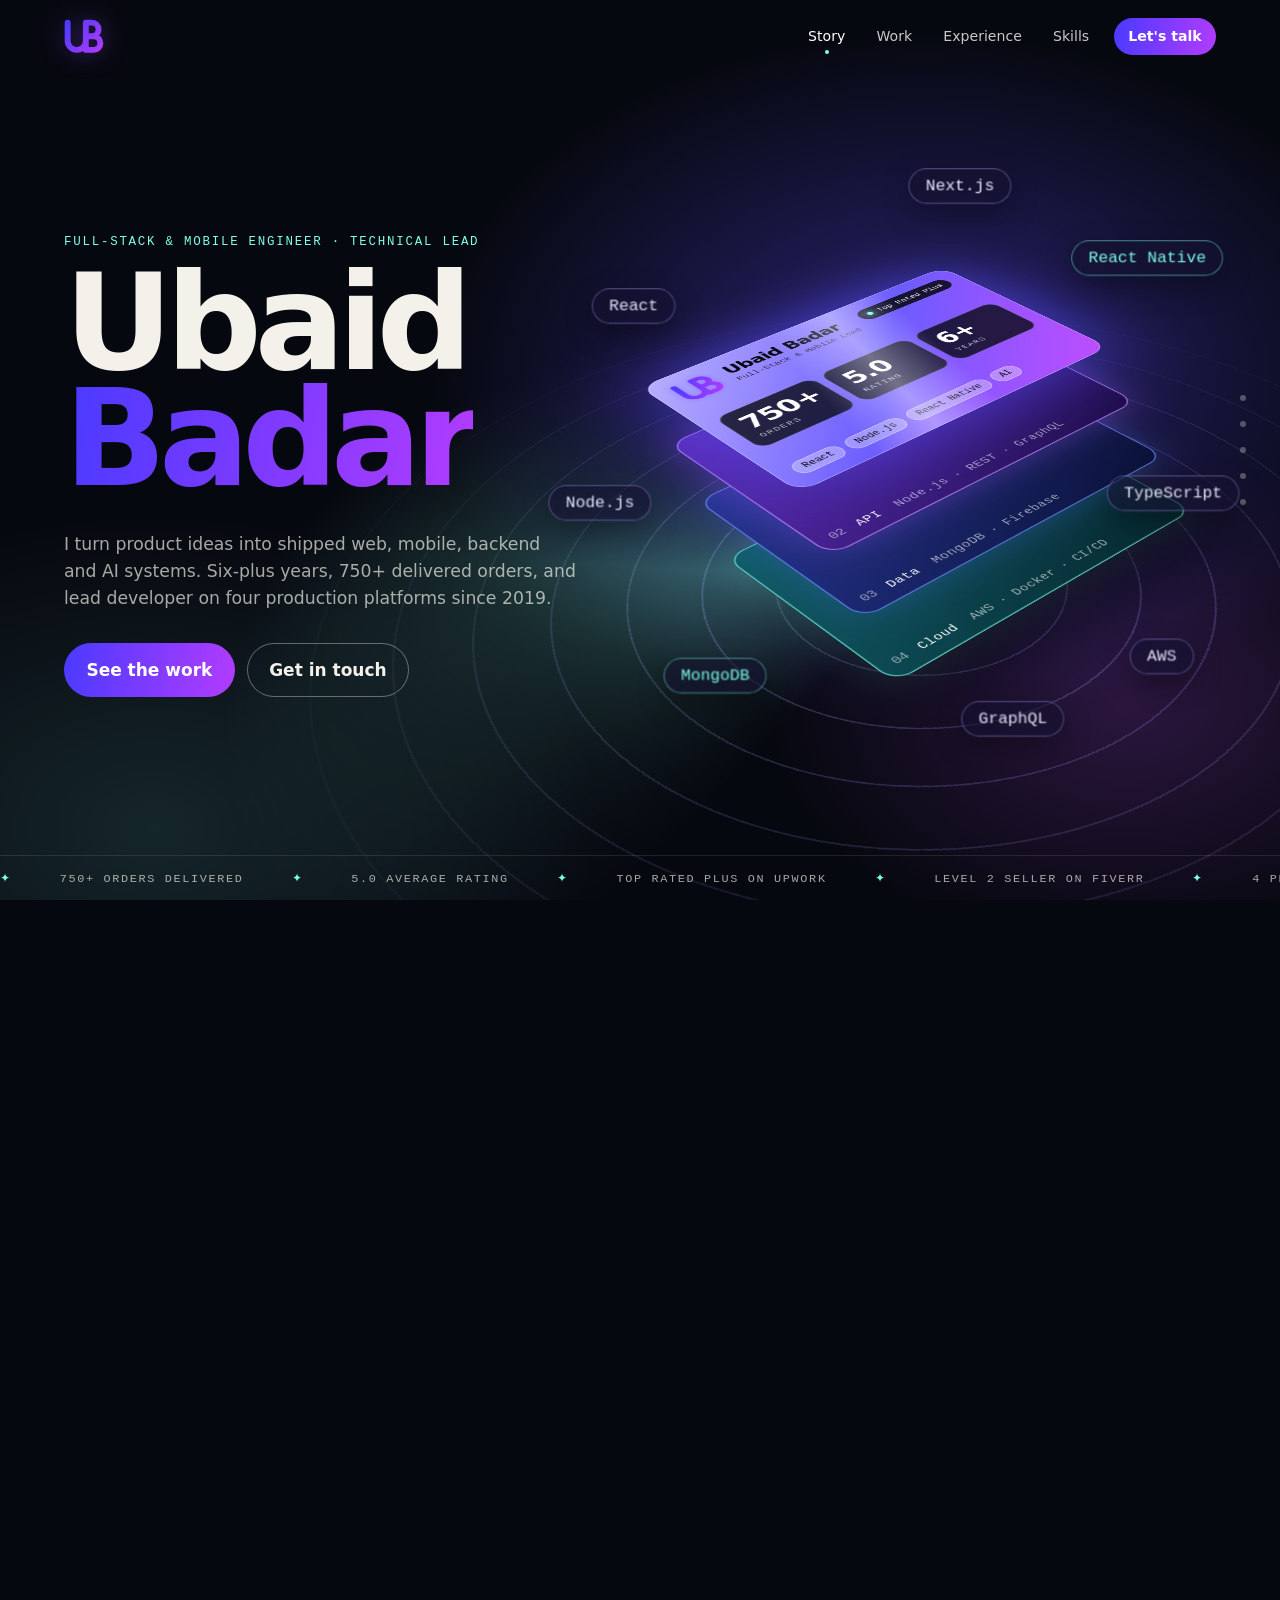
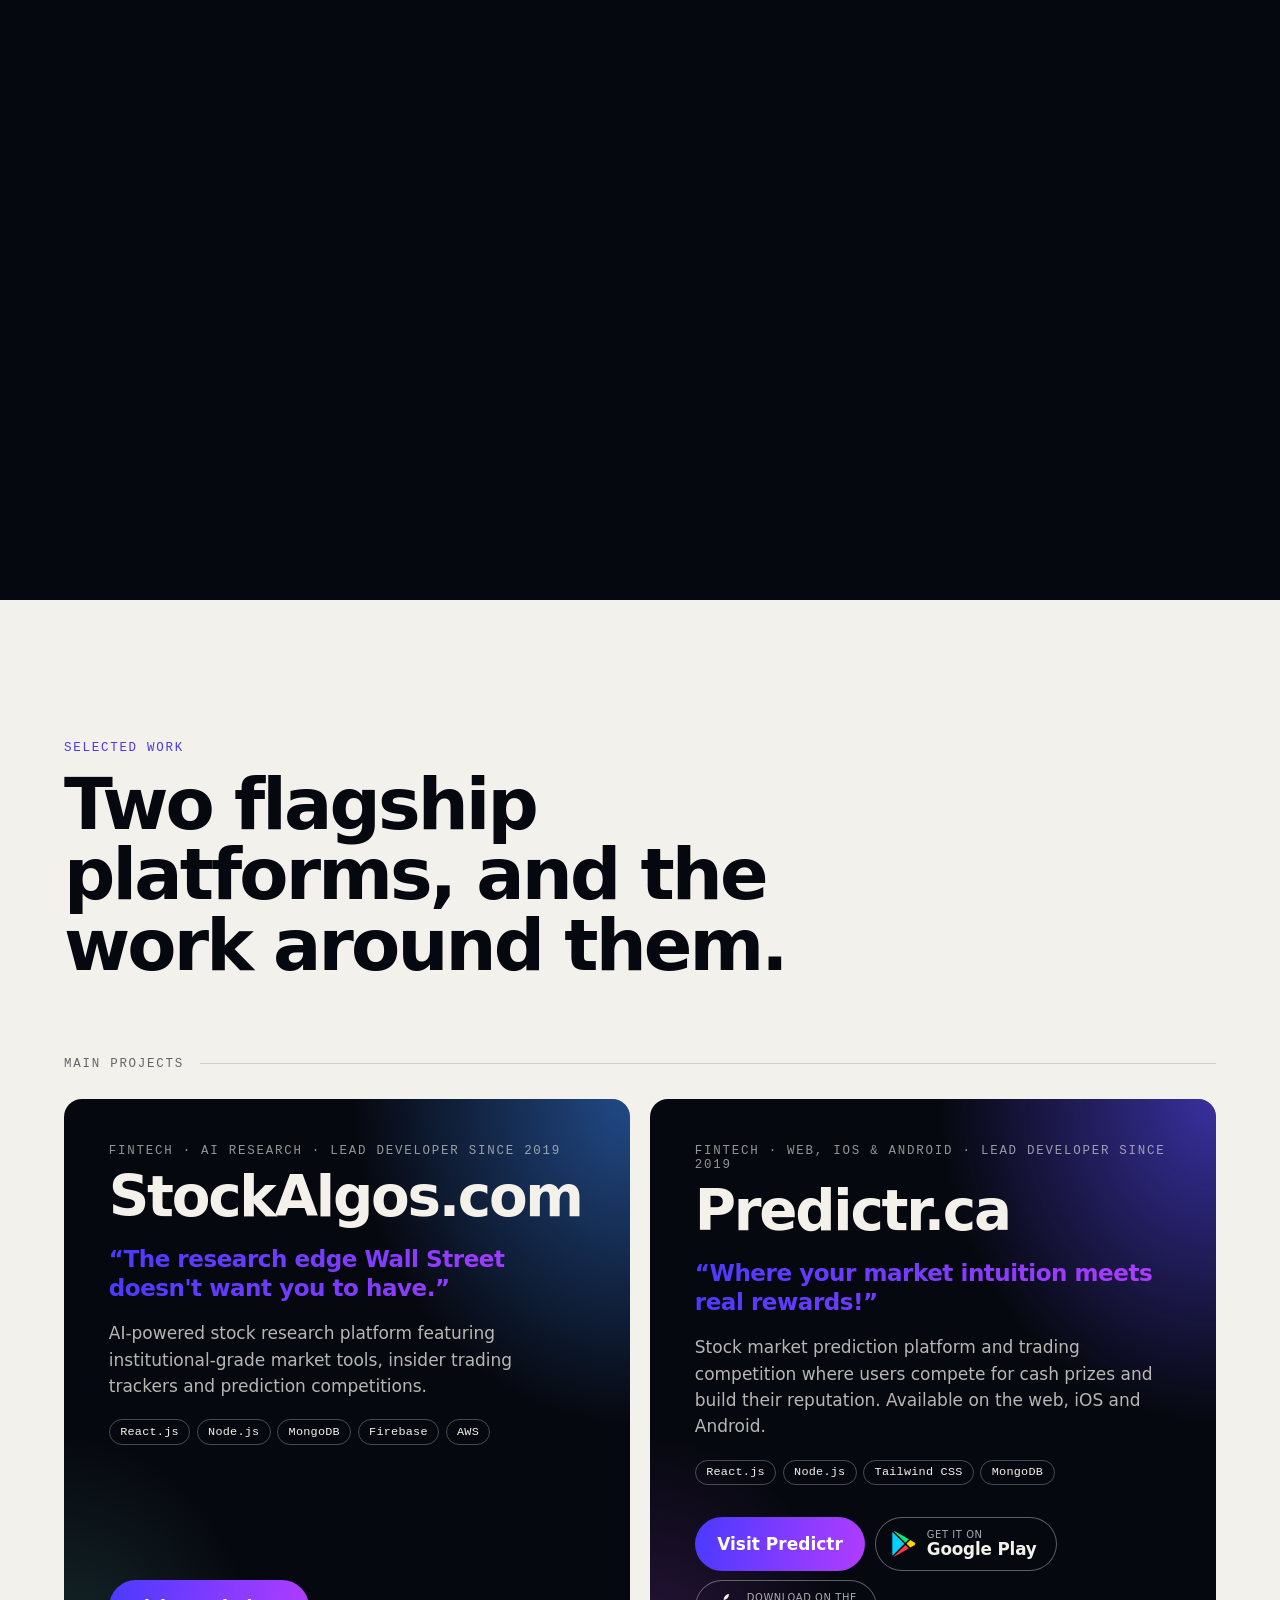
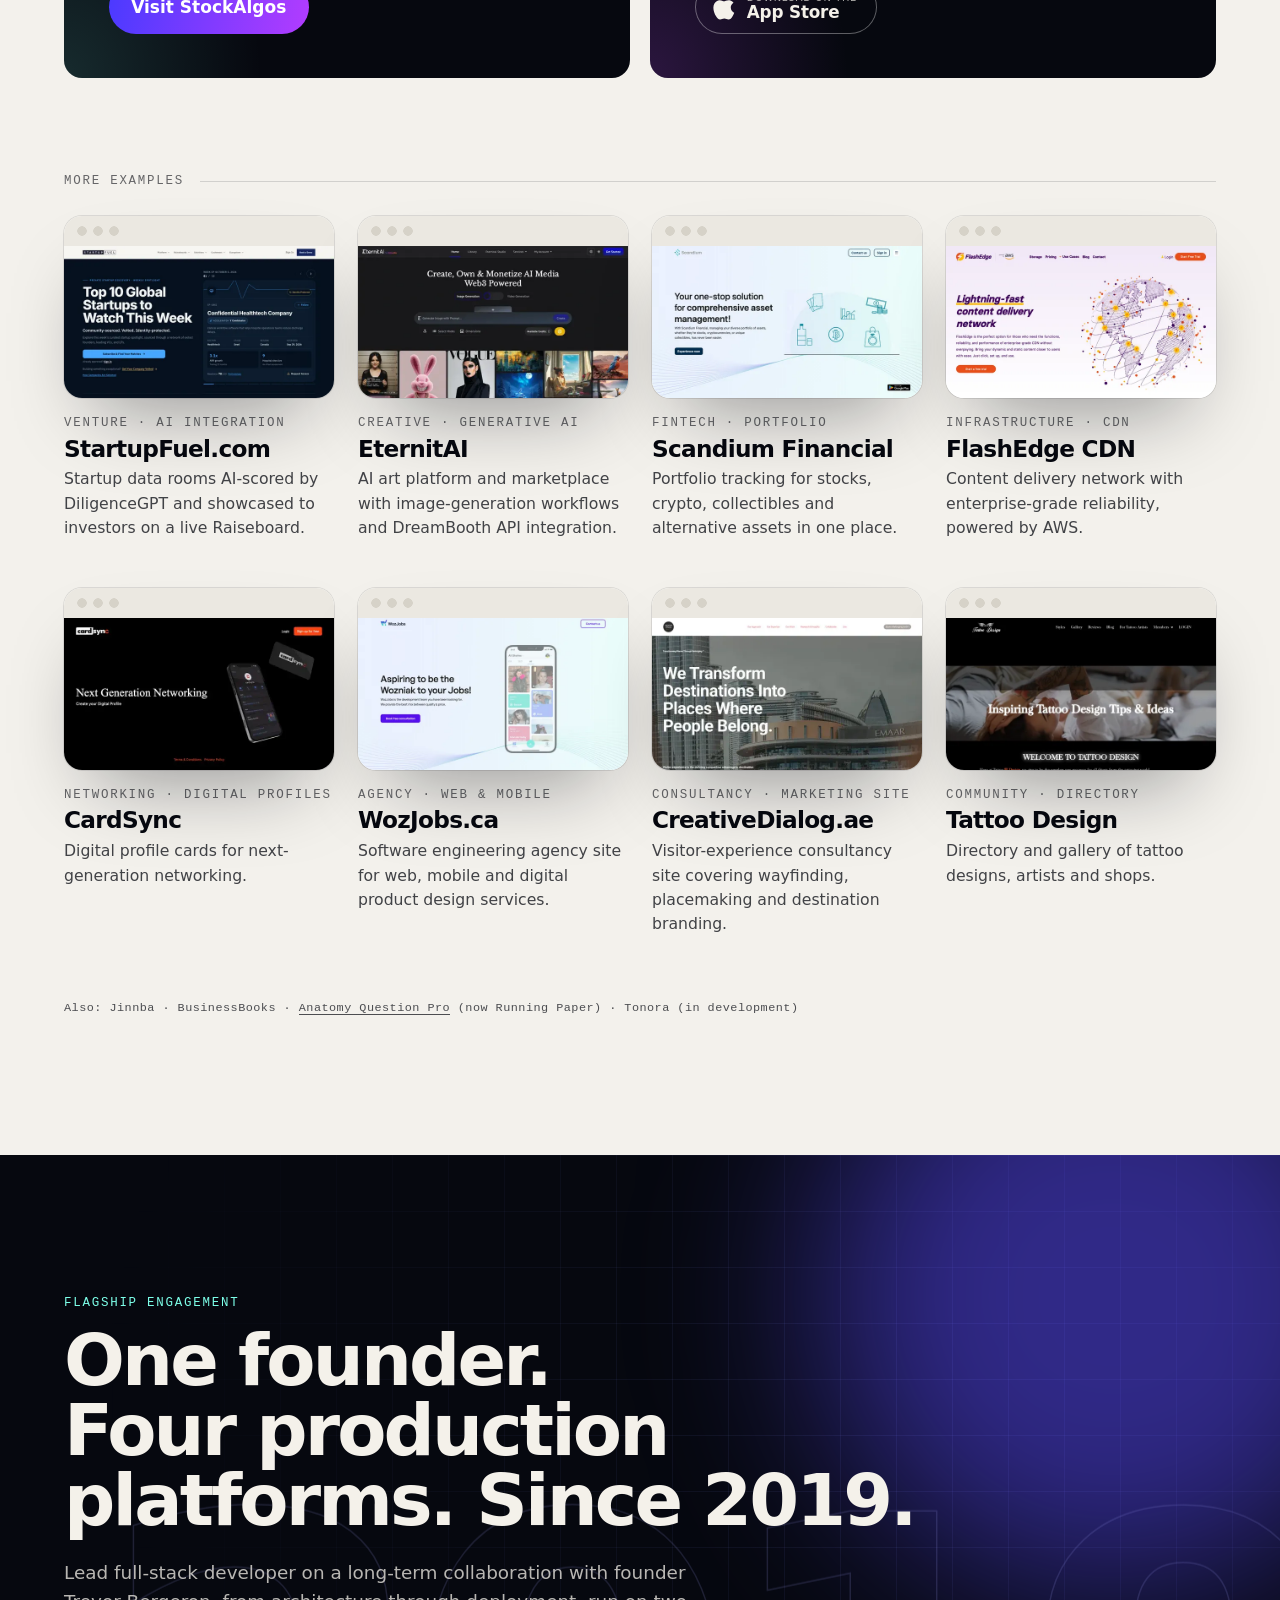
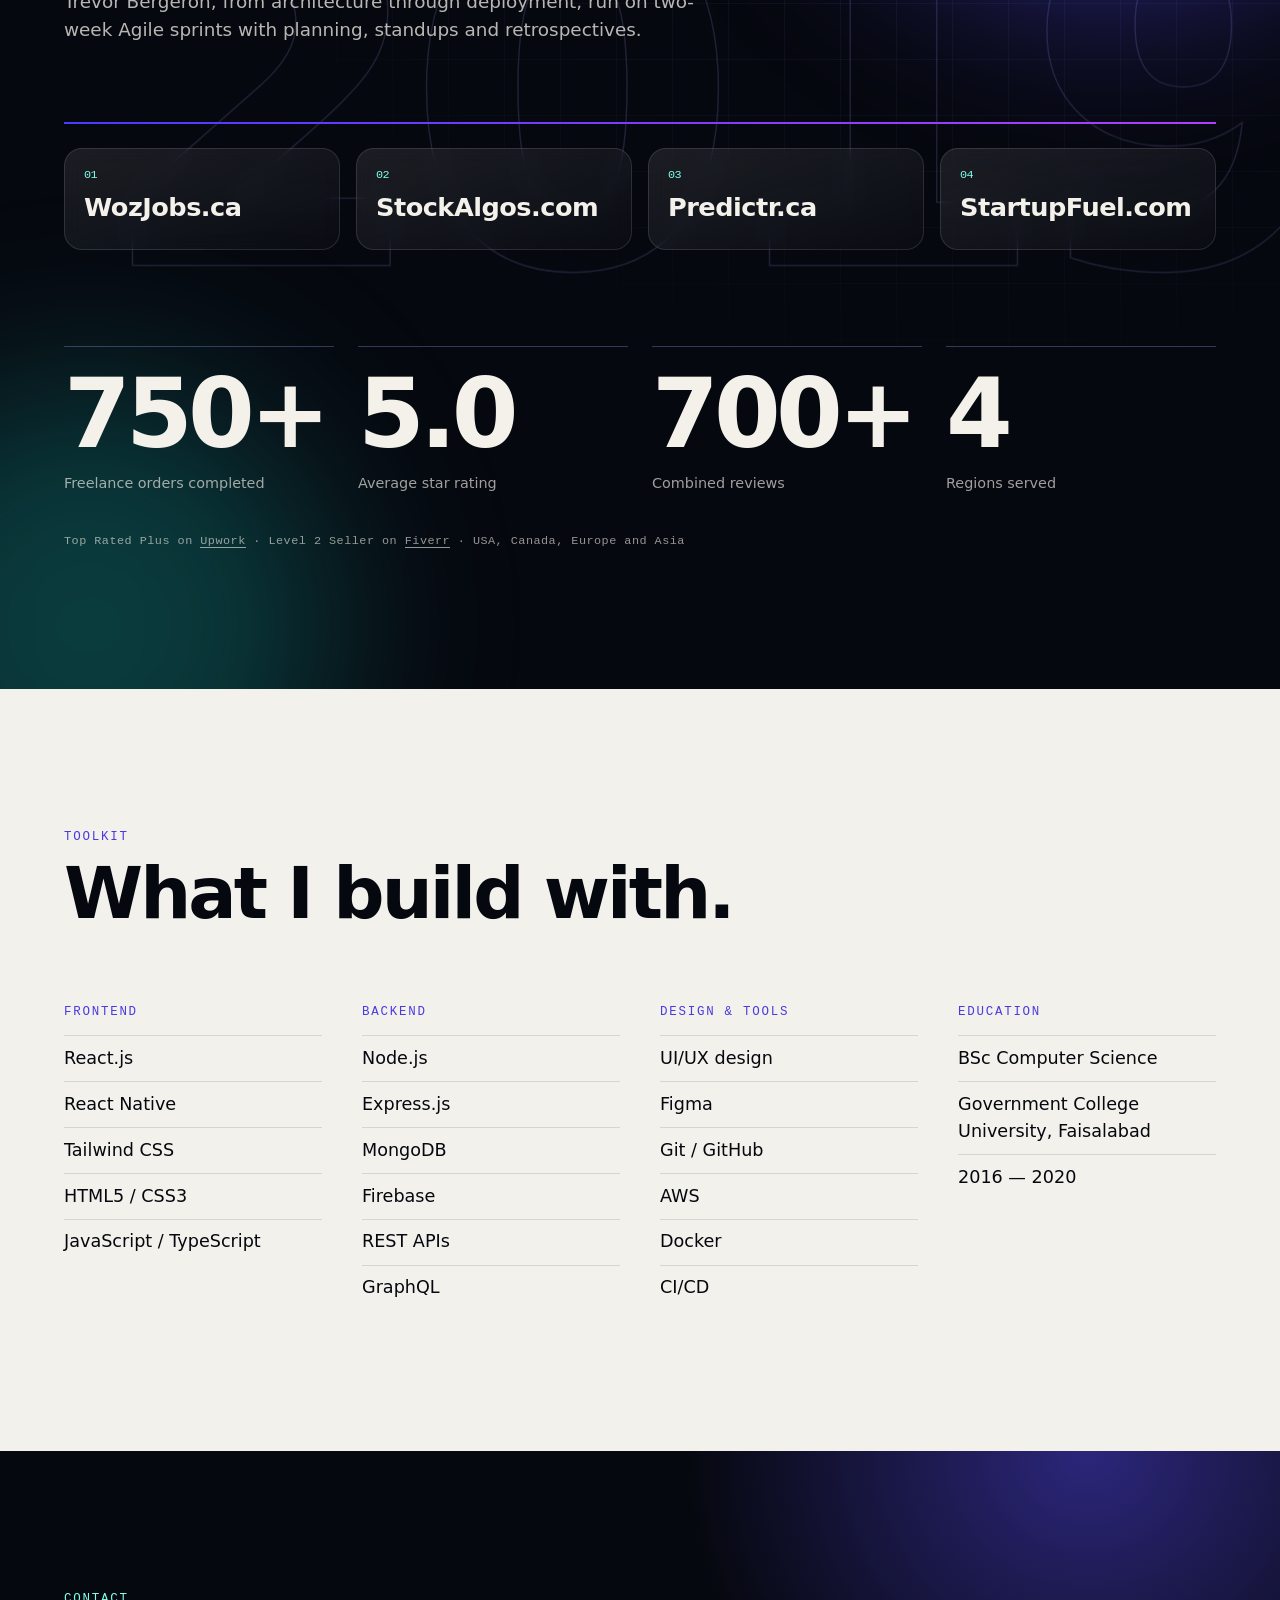
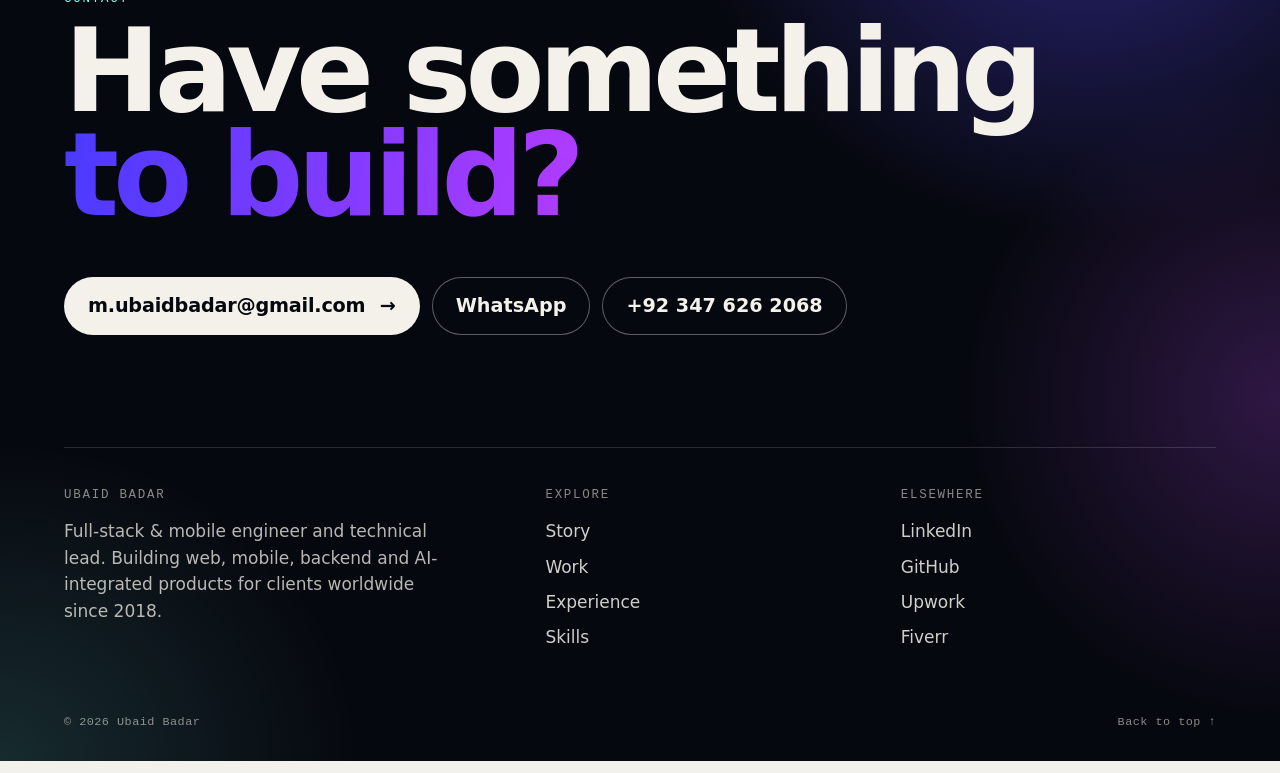
<file: index.html>
<!doctype html>
<html lang="en">
<head>
  <meta charset="utf-8">
  <meta name="viewport" content="width=device-width, initial-scale=1">
  <title>Ubaid Badar — Full-Stack &amp; Mobile Developer | React, Node.js, React Native</title>
  <meta name="description" content="Ubaid Badar is a freelance full-stack and mobile developer and technical lead with 6+ years building React, Node.js and React Native products, including StockAlgos and Predictr, for clients in fintech, healthcare and creative industries.">
  <meta name="theme-color" content="#06080f">
  <meta name="robots" content="index, follow, max-image-preview:large">
  <meta name="author" content="Ubaid Badar">
  <meta property="og:title" content="Ubaid Badar — Full-Stack &amp; Mobile Developer">
  <meta property="og:description" content="6+ years, 750+ delivered orders, lead developer on four production platforms since 2019.">
  <meta property="og:type" content="profile">
  <meta property="og:site_name" content="Ubaid Badar">
  <meta property="og:locale" content="en_US">
  <meta property="profile:first_name" content="Ubaid">
  <meta property="profile:last_name" content="Badar">
  <!-- site-url:start (rewritten by scripts/set-site-url.mjs) -->
  <link rel="canonical" href="https://u-portfolio.web.app/">
  <meta property="og:url" content="https://u-portfolio.web.app/">
  <meta property="og:image" content="https://u-portfolio.web.app/assets/og.jpg">
  <meta property="og:image:width" content="1200">
  <meta property="og:image:height" content="630">
  <meta property="og:image:alt" content="Ubaid Badar — full-stack and mobile engineer, technical lead">
  <meta name="twitter:card" content="summary_large_image">
  <meta name="twitter:title" content="Ubaid Badar — Full-Stack &amp; Mobile Developer">
  <meta name="twitter:description" content="6+ years, 750+ delivered orders, lead developer on four production platforms since 2019.">
  <meta name="twitter:image" content="https://u-portfolio.web.app/assets/og.jpg">
  <!-- site-url:end -->
  <!-- ?v= forces browsers to drop a cached (or cached-as-missing) icon; bump it when the icon changes -->
  <link rel="icon" href="favicon.ico?v=5" sizes="32x32">
  <link rel="icon" href="assets/favicon.svg?v=5" type="image/svg+xml">
  <link rel="apple-touch-icon" href="assets/apple-touch-icon.png">
  <script type="application/ld+json" id="ld-profile">
  {
    "@context": "https://schema.org",
    "@type": "ProfilePage",
    "name": "Ubaid Badar — Full-Stack & Mobile Developer",
    "inLanguage": "en",
    "mainEntity": {
      "@type": "Person",
      "name": "Ubaid Badar",
      "givenName": "Ubaid",
      "familyName": "Badar",
      "jobTitle": "Full-Stack & Mobile Developer, Technical Lead",
      "description": "Freelance full-stack and mobile developer and technical lead building web, mobile, backend and AI-integrated products since 2018.",
      "email": "mailto:m.ubaidbadar@gmail.com",
      "sameAs": [
        "https://linkedin.com/in/ubaidbadar",
        "https://github.com/ubaidbadar",
        "https://www.upwork.com/freelancers/~019cc877390ea625e9",
        "https://www.fiverr.com/ubaidbadar333"
      ],
      "knowsAbout": [
        "React.js",
        "React Native",
        "Next.js",
        "Node.js",
        "Express.js",
        "TypeScript",
        "JavaScript",
        "MongoDB",
        "Firebase",
        "REST APIs",
        "GraphQL",
        "Tailwind CSS",
        "AWS",
        "Docker",
        "CI/CD",
        "UI/UX design"
      ],
      "alumniOf": {
        "@type": "CollegeOrUniversity",
        "name": "Government College University, Faisalabad"
      },
      "hasOccupation": {
        "@type": "Occupation",
        "name": "Software Developer",
        "skills": "Full-stack web development, mobile app development, backend APIs, AI integration"
      },
      "@id": "https://u-portfolio.web.app/#person",
      "url": "https://u-portfolio.web.app/",
      "image": "https://u-portfolio.web.app/assets/og.jpg"
    },
    "@id": "https://u-portfolio.web.app/#profile",
    "url": "https://u-portfolio.web.app/"
  }
  </script>
  <link rel="stylesheet" href="styles.css">
  <!-- All project screenshots are fetched up front so nothing pops in while scrolling. -->
  <link rel="preload" as="image" type="image/webp" fetchpriority="low" href="assets/shots/startupfuel-640.webp" imagesrcset="assets/shots/startupfuel-640.webp 640w, assets/shots/startupfuel-960.webp 960w, assets/shots/startupfuel-1280.webp 1280w" imagesizes="(min-width: 1200px) 22vw, (min-width: 640px) 45vw, 92vw">
  <link rel="preload" as="image" type="image/webp" fetchpriority="low" href="assets/shots/eternitai-640.webp" imagesrcset="assets/shots/eternitai-640.webp 640w, assets/shots/eternitai-960.webp 960w, assets/shots/eternitai-1280.webp 1280w" imagesizes="(min-width: 1200px) 22vw, (min-width: 640px) 45vw, 92vw">
  <link rel="preload" as="image" type="image/webp" fetchpriority="low" href="assets/shots/scandium-640.webp" imagesrcset="assets/shots/scandium-640.webp 640w, assets/shots/scandium-960.webp 960w, assets/shots/scandium-1280.webp 1280w" imagesizes="(min-width: 1200px) 22vw, (min-width: 640px) 45vw, 92vw">
  <link rel="preload" as="image" type="image/webp" fetchpriority="low" href="assets/shots/flashedgecdn-640.webp" imagesrcset="assets/shots/flashedgecdn-640.webp 640w, assets/shots/flashedgecdn-960.webp 960w, assets/shots/flashedgecdn-1280.webp 1280w" imagesizes="(min-width: 1200px) 22vw, (min-width: 640px) 45vw, 92vw">
  <link rel="preload" as="image" type="image/webp" fetchpriority="low" href="assets/shots/cardsync-640.webp" imagesrcset="assets/shots/cardsync-640.webp 640w, assets/shots/cardsync-960.webp 960w, assets/shots/cardsync-1280.webp 1280w" imagesizes="(min-width: 1200px) 22vw, (min-width: 640px) 45vw, 92vw">
  <link rel="preload" as="image" type="image/webp" fetchpriority="low" href="assets/shots/wozjobs-640.webp" imagesrcset="assets/shots/wozjobs-640.webp 640w, assets/shots/wozjobs-960.webp 960w, assets/shots/wozjobs-1280.webp 1280w" imagesizes="(min-width: 1200px) 22vw, (min-width: 640px) 45vw, 92vw">
  <link rel="preload" as="image" type="image/webp" fetchpriority="low" href="assets/shots/creativedialog-640.webp" imagesrcset="assets/shots/creativedialog-640.webp 640w, assets/shots/creativedialog-960.webp 960w, assets/shots/creativedialog-1280.webp 1280w" imagesizes="(min-width: 1200px) 22vw, (min-width: 640px) 45vw, 92vw">
  <link rel="preload" as="image" type="image/webp" fetchpriority="low" href="assets/shots/tattoodesign-640.webp" imagesrcset="assets/shots/tattoodesign-640.webp 640w, assets/shots/tattoodesign-960.webp 960w, assets/shots/tattoodesign-1280.webp 1280w" imagesizes="(min-width: 1200px) 22vw, (min-width: 640px) 45vw, 92vw">
  <link rel="preload" as="script" href="main.js">
  <script>
    // Pick the layout before first paint so the page does not re-flow when main.js arrives.
    (function (d) {
      d.classList.add('js');
      var forced = new URLSearchParams(location.search).get('motion') === 'on';
      if (forced || !matchMedia('(prefers-reduced-motion: reduce)').matches) d.classList.add('motion');
    })(document.documentElement);
  </script>
  <script src="main.js" defer></script>
</head>
<body>
  <a class="skip" href="#work">Skip to work</a>

  <header class="nav">
    <a class="nav-mark" href="#top" aria-label="Ubaid Badar, back to top">
      <svg viewBox="11 11 44 38" aria-hidden="true">
        <defs><linearGradient id="nav-face" x1="12" y1="14" x2="54" y2="48" gradientUnits="userSpaceOnUse"><stop offset="0" stop-color="#4a3aff"/><stop offset="1" stop-color="#b23cff"/></linearGradient></defs>
        <path d="M15 15v20a10 10 0 0 0 20 0V15v30M35 15h6.5a7.5 7.5 0 0 1 0 15H35h8.5a7.5 7.5 0 0 1 0 15H35" stroke="url(#nav-face)"/>
      </svg>
    </a>
    <nav aria-label="Primary">
      <a href="#ch-1">Story</a>
      <a href="#work">Work</a>
      <a href="#engagement">Experience</a>
      <a href="#skills">Skills</a>
      <a class="nav-cta" href="#contact">Let's talk</a>
    </nav>
  </header>

  <main id="top">
    <div class="nav-sentinel" aria-hidden="true"></div>
    <!-- ============ Signature scroll story ============ -->
    <section class="story" id="story" aria-label="Introduction and engineering story">
      <div class="stage">
        <div class="bgs" aria-hidden="true">
          <div class="bg bg-a"></div>
          <div class="bg bg-b"></div>
          <div class="bg bg-c"></div>
          <div class="bg bg-d"></div>
          <div class="bg bg-e"></div>
        </div>

        <!-- Decorative: every fact shown here is repeated as text in the chapters below. -->
        <div class="scene" aria-hidden="true">
          <div class="scene-fit">
            <div class="tilt">
              <div class="floor"></div>
              <svg class="links" viewBox="-500 -360 1000 720">
                <g class="link-set">
                  <path pathLength="1" d="M0 0 C-160 0 -130 -205 -300 -205"/>
                  <path pathLength="1" d="M0 0 C160 0 130 -205 300 -205"/>
                  <path pathLength="1" d="M0 0 C-160 0 -130 205 -300 205"/>
                  <path pathLength="1" d="M0 0 C160 0 130 205 300 205"/>
                </g>
                <g class="flow-set">
                  <path pathLength="1" d="M0 0 C-160 0 -130 -205 -300 -205"/>
                  <path pathLength="1" d="M0 0 C160 0 130 -205 300 -205"/>
                  <path pathLength="1" d="M0 0 C-160 0 -130 205 -300 205"/>
                  <path pathLength="1" d="M0 0 C160 0 130 205 300 205"/>
                </g>
              </svg>
              <div class="hub"><span>API</span></div>
              <span class="chip chip-1">REST</span>
              <span class="chip chip-2">GraphQL</span>
              <span class="chip chip-3">Firebase</span>
              <span class="chip chip-4">Payments</span>

              <div class="slab" data-i="0">
                <div class="face f-solid"><p class="edge"><b>04</b> Cloud <i>AWS · Docker · CI/CD</i></p></div>
                <div class="face f-wire"><small>Layer 04</small><b>Cloud</b><i>AWS · Docker · CI/CD</i></div>
                <div class="face f-built b-ai">
                  <svg viewBox="0 0 48 48"><circle cx="24" cy="24" r="6"/><path d="M24 4v8M24 36v8M4 24h8M36 24h8M10 10l6 6M32 32l6 6M38 10l-6 6M16 32l-6 6"/></svg>
                  <b>AI</b><i>LLM APIs · image pipelines</i>
                </div>
                <div class="face f-shot"><img src="assets/shots/eternitai-640.webp" srcset="assets/shots/eternitai-640.webp 640w, assets/shots/eternitai-960.webp 960w, assets/shots/eternitai-1280.webp 1280w" sizes="(min-width: 1200px) 22vw, (min-width: 640px) 45vw, 92vw" width="640" height="360" alt="" fetchpriority="low" decoding="async"><span>EternitAI.com</span></div>
              </div>
              <div class="slab" data-i="1">
                <div class="face f-solid"><p class="edge"><b>03</b> Data <i>MongoDB · Firebase</i></p></div>
                <div class="face f-wire"><small>Layer 03</small><b>Data</b><i>MongoDB · Firebase</i></div>
                <div class="face f-built b-back">
                  <svg viewBox="0 0 48 48"><rect x="7" y="7" width="34" height="13" rx="3"/><rect x="7" y="28" width="34" height="13" rx="3"/><path d="M13 13.5h4M13 34.5h4"/></svg>
                  <b>Backend</b><i>Node.js · Express · MongoDB</i>
                </div>
                <div class="face f-shot"><img src="assets/shots/creativedialog-640.webp" srcset="assets/shots/creativedialog-640.webp 640w, assets/shots/creativedialog-960.webp 960w, assets/shots/creativedialog-1280.webp 1280w" sizes="(min-width: 1200px) 22vw, (min-width: 640px) 45vw, 92vw" width="640" height="360" alt="" fetchpriority="low" decoding="async"><span>CreativeDialog.ae</span></div>
              </div>
              <div class="slab" data-i="2">
                <div class="face f-solid"><p class="edge"><b>02</b> API <i>Node.js · REST · GraphQL</i></p></div>
                <div class="face f-wire"><small>Layer 02</small><b>API</b><i>Node.js · REST · GraphQL</i></div>
                <div class="face f-built b-mob">
                  <svg viewBox="0 0 48 48"><rect x="14" y="4" width="20" height="40" rx="5"/><path d="M21 9h6"/></svg>
                  <b>Mobile</b><i>React Native · iOS · Android</i>
                </div>
                <div class="face f-shot"><img src="assets/shots/wozjobs-640.webp" srcset="assets/shots/wozjobs-640.webp 640w, assets/shots/wozjobs-960.webp 960w, assets/shots/wozjobs-1280.webp 1280w" sizes="(min-width: 1200px) 22vw, (min-width: 640px) 45vw, 92vw" width="640" height="360" alt="" fetchpriority="low" decoding="async"><span>WozJobs.ca</span></div>
              </div>
              <div class="slab" data-i="3">
                <div class="face f-solid f-top">
                  <div class="id-head">
                    <span class="id-mark"><img src="assets/logo.svg" alt=""></span>
                    <p><b>Ubaid Badar</b><i>Full-Stack &amp; Mobile Lead</i></p>
                    <span class="id-badge">Top Rated Plus</span>
                  </div>
                  <div class="id-stats">
                    <p><b>750+</b><i>Orders</i></p>
                    <p><b>5.0</b><i>Rating</i></p>
                    <p><b>6+</b><i>Years</i></p>
                  </div>
                  <p class="id-foot"><span>React</span><span>Node.js</span><span>React Native</span><span>AI</span></p>
                </div>
                <div class="face f-wire"><small>Layer 01</small><b>Interface</b><i>React · Next.js · React Native</i></div>
                <div class="face f-built b-web">
                  <svg viewBox="0 0 48 48"><rect x="4" y="8" width="40" height="32" rx="5"/><path d="M4 17h40M10 12.5h2M15 12.5h2"/></svg>
                  <b>Web</b><i>React · Next.js · Tailwind CSS</i>
                </div>
                <div class="face f-shot"><img src="assets/shots/startupfuel-640.webp" srcset="assets/shots/startupfuel-640.webp 640w, assets/shots/startupfuel-960.webp 960w, assets/shots/startupfuel-1280.webp 1280w" sizes="(min-width: 1200px) 22vw, (min-width: 640px) 45vw, 92vw" width="640" height="360" alt="" fetchpriority="low" decoding="async"><span>StartupFuel.com</span></div>
              </div>
            </div>
            <div class="orbs">
              <div class="orb" data-x="-300" data-y="-150"><span>React</span></div>
              <div class="orb" data-x="40" data-y="-275"><span>Next.js</span></div>
              <div class="orb" data-x="235" data-y="-200"><span>React Native</span></div>
              <div class="orb" data-x="-335" data-y="55"><span>Node.js</span></div>
              <div class="orb" data-x="262" data-y="45"><span>TypeScript</span></div>
              <div class="orb" data-x="-215" data-y="235"><span>MongoDB</span></div>
              <div class="orb" data-x="95" data-y="280"><span>GraphQL</span></div>
              <div class="orb" data-x="250" data-y="215"><span>AWS</span></div>
            </div>
          </div>
        </div>

        <div class="hero">
          <p class="eyebrow">Full-stack &amp; mobile engineer · Technical lead</p>
          <h1><span class="h1-a">Ubaid</span> <span class="h1-b">Badar</span></h1>
          <p class="hero-lede">I turn product ideas into shipped web, mobile, backend and AI systems. Six-plus years, 750+ delivered orders, and lead developer on four production platforms since 2019.</p>
          <p class="hero-cta">
            <a class="btn" href="#work">See the work</a>
            <a class="btn btn-ghost" href="#contact">Get in touch</a>
          </p>
        </div>

        <!-- Decorative repeat of facts stated in chapter 01 and the experience section. -->
        <div class="ticker" aria-hidden="true"><ul><li>750+ orders delivered</li><li>5.0 average rating</li><li>Top Rated Plus on Upwork</li><li>Level 2 Seller on Fiverr</li><li>4 production platforms since 2019</li><li>USA · Canada · Europe · Asia</li></ul></div>

        <ol class="rail" aria-label="Story chapters">
          <li><a href="#ch-1" aria-label="Chapter 1: Identity"></a></li>
          <li><a href="#ch-2" aria-label="Chapter 2: Architecture"></a></li>
          <li><a href="#ch-3" aria-label="Chapter 3: Build"></a></li>
          <li><a href="#ch-4" aria-label="Chapter 4: Connect"></a></li>
          <li><a href="#ch-5" aria-label="Chapter 5: Evidence"></a></li>
        </ol>
      </div>

      <div class="steps">
        <div class="spacer" aria-hidden="true"></div>

        <article class="step" id="ch-1">
          <div class="step-in">
            <p class="num">01 — Identity</p>
            <h2>One engineer, the whole stack.</h2>
            <p>Senior freelance developer since 2018. Top Rated Plus on Upwork and a Level 2 Seller on Fiverr, with a 5.0-star average across 700+ combined reviews.</p>
            <ul class="facts">
              <li><b>6+</b> years</li>
              <li><b>750+</b> orders</li>
              <li><b>5.0</b> rating</li>
            </ul>
          </div>
        </article>

        <article class="step" id="ch-2">
          <div class="step-in">
            <p class="num">02 — Architecture</p>
            <h2>Ideas, pulled apart into layers.</h2>
            <p>Every product starts as a stack of decisions: the interface people touch, the API behind it, where the data lives and how it all deploys. I own those decisions from architecture through deployment.</p>
            <ul class="tags">
              <li>Interface</li><li>API</li><li>Data</li><li>Cloud</li>
            </ul>
          </div>
        </article>

        <article class="step" id="ch-3">
          <div class="step-in">
            <p class="num">03 — Build</p>
            <h2>Web, mobile, backend and AI.</h2>
            <p>React and Next.js on the web. React Native on iOS and Android. Node.js, Express, MongoDB and Firebase behind them. AI where it earns its place: scored data rooms, generative image pipelines and brand-intelligence APIs.</p>
            <ul class="tags">
              <li>React</li><li>Next.js</li><li>React Native</li><li>Node.js</li><li>TypeScript</li>
            </ul>
          </div>
        </article>

        <article class="step" id="ch-4">
          <div class="step-in">
            <p class="num">04 — Connect</p>
            <h2>Services wired into one workflow.</h2>
            <p>REST and GraphQL APIs, Firebase, secure payment integrations, and AWS, Docker and CI/CD underneath, so each surface talks to the same source of truth.</p>
            <ul class="tags">
              <li>REST</li><li>GraphQL</li><li>Firebase</li><li>AWS</li><li>Docker</li><li>CI/CD</li>
            </ul>
          </div>
        </article>

        <article class="step" id="ch-5">
          <div class="step-in">
            <p class="num">05 — Evidence</p>
            <h2>Shipped, live and in use.</h2>
            <p>These are real screenshots of products I built or led, live today. Clients across the USA, Canada, Europe and Asia, in fintech, healthcare, e-commerce and creative industries.</p>
            <p><a class="btn" href="#work">Explore the projects</a></p>
          </div>
        </article>
      </div>
    </section>

    <!-- ============ Work ============ -->
    <section class="work" id="work">
      <header class="sec-head">
        <p class="num">Selected work</p>
        <h2>Two flagship platforms, and the work around them.</h2>
      </header>

      <h3 class="group">Main projects</h3>
      <div class="features">
        <article class="feature f-stock">
          <p class="proj-kind">Fintech · AI research · Lead developer since 2019</p>
          <h4>StockAlgos.com</h4>
          <blockquote>“The research edge Wall Street doesn't want you to have.”</blockquote>
          <p class="desc">AI-powered stock research platform featuring institutional-grade market tools, insider trading trackers and prediction competitions.</p>
          <ul class="tags"><li>React.js</li><li>Node.js</li><li>MongoDB</li><li>Firebase</li><li>AWS</li></ul>
          <p class="actions"><a class="btn" href="https://stockalgos.com/" target="_blank" rel="noopener">Visit StockAlgos</a></p>
        </article>
        <article class="feature f-predict">
          <p class="proj-kind">Fintech · Web, iOS &amp; Android · Lead developer since 2019</p>
          <h4>Predictr.ca</h4>
          <blockquote>“Where your market intuition meets real rewards!”</blockquote>
          <p class="desc">Stock market prediction platform and trading competition where users compete for cash prizes and build their reputation. Available on the web, iOS and Android.</p>
          <ul class="tags"><li>React.js</li><li>Node.js</li><li>Tailwind CSS</li><li>MongoDB</li></ul>
          <p class="actions">
            <a class="btn" href="https://predictr.ca/" target="_blank" rel="noopener">Visit Predictr</a>
            <a class="btn btn-ghost btn-store" href="https://play.google.com/store/apps/details?id=com.predictr" target="_blank" rel="noopener">
              <svg viewBox="0 0 24 24" aria-hidden="true"><path fill="#00d2ff" d="M1.337.924a1.486 1.486 0 0 0-.112.568v21.017c0 .217.045.419.124.6l11.155-11.087L1.337.924z"/><path fill="#00f076" d="M13.544 10.989l3.258-3.238L3.45.195a1.466 1.466 0 0 0-.946-.179l11.04 10.973z"/><path fill="#ff3a44" d="M13.544 13.056l-11 10.933c.298.036.612-.016.906-.183l13.324-7.54-3.23-3.21z"/><path fill="#ffd400" d="M22.018 13.298l-3.919 2.218-3.515-3.493 3.543-3.521 3.891 2.202a1.49 1.49 0 0 1 0 2.594z"/></svg>
              <span><small>Get it on</small>Google Play</span>
            </a>
            <a class="btn btn-ghost btn-store" href="https://apps.apple.com/app/predictr/id6737692647" target="_blank" rel="noopener">
              <svg viewBox="0 0 24 24" aria-hidden="true"><path fill="currentColor" d="M12.152 6.896c-.948 0-2.415-1.078-3.96-1.04-2.04.027-3.91 1.183-4.961 3.014-2.117 3.675-.546 9.103 1.519 12.09 1.013 1.454 2.208 3.09 3.792 3.039 1.52-.065 2.09-.987 3.935-.987 1.831 0 2.35.987 3.96.948 1.637-.026 2.676-1.48 3.676-2.948 1.156-1.688 1.636-3.325 1.662-3.415-.039-.013-3.182-1.221-3.22-4.857-.026-3.04 2.48-4.494 2.597-4.559-1.429-2.09-3.623-2.324-4.39-2.376-2-.156-3.675 1.09-4.61 1.09zM15.53 3.83c.843-1.012 1.4-2.427 1.245-3.83-1.207.052-2.662.805-3.532 1.818-.78.896-1.454 2.338-1.273 3.714 1.338.104 2.715-.688 3.559-1.701"/></svg>
              <span><small>Download on the</small>App Store</span>
            </a>
          </p>
        </article>
      </div>

      <h3 class="group">More examples</h3>
      <div class="examples">
        <article class="example">
          <a class="frame" href="https://www.startupfuel.com/" target="_blank" rel="noopener">
            <img src="assets/shots/startupfuel-640.webp" srcset="assets/shots/startupfuel-640.webp 640w, assets/shots/startupfuel-960.webp 960w, assets/shots/startupfuel-1280.webp 1280w" sizes="(min-width: 1200px) 22vw, (min-width: 640px) 45vw, 92vw" width="640" height="360" loading="eager" fetchpriority="low" decoding="async" alt="StartupFuel homepage showing a weekly spotlight of vetted startups">
          </a>
          <p class="proj-kind">Venture · AI integration</p>
          <h4>StartupFuel.com</h4>
          <p>Startup data rooms AI-scored by DiligenceGPT and showcased to investors on a live Raiseboard.</p>
        </article>
        <article class="example">
          <a class="frame" href="https://www.eternitai.com/" target="_blank" rel="noopener">
            <img src="assets/shots/eternitai-640.webp" srcset="assets/shots/eternitai-640.webp 640w, assets/shots/eternitai-960.webp 960w, assets/shots/eternitai-1280.webp 1280w" sizes="(min-width: 1200px) 22vw, (min-width: 640px) 45vw, 92vw" width="640" height="360" loading="eager" fetchpriority="low" decoding="async" alt="EternitAI homepage with an image-generation prompt box and a gallery of generated artwork">
          </a>
          <p class="proj-kind">Creative · Generative AI</p>
          <h4>EternitAI</h4>
          <p>AI art platform and marketplace with image-generation workflows and DreamBooth API integration.</p>
        </article>
        <article class="example">
          <a class="frame" href="https://scandium.pro/" target="_blank" rel="noopener">
            <img src="assets/shots/scandium-640.webp" srcset="assets/shots/scandium-640.webp 640w, assets/shots/scandium-960.webp 960w, assets/shots/scandium-1280.webp 1280w" sizes="(min-width: 1200px) 22vw, (min-width: 640px) 45vw, 92vw" width="640" height="360" loading="eager" fetchpriority="low" decoding="async" alt="Scandium Financial homepage with an asset-management headline and illustration">
          </a>
          <p class="proj-kind">Fintech · Portfolio</p>
          <h4>Scandium Financial</h4>
          <p>Portfolio tracking for stocks, crypto, collectibles and alternative assets in one place.</p>
        </article>
        <article class="example">
          <a class="frame" href="https://flashedgecdn.com/" target="_blank" rel="noopener">
            <img src="assets/shots/flashedgecdn-640.webp" srcset="assets/shots/flashedgecdn-640.webp 640w, assets/shots/flashedgecdn-960.webp 960w, assets/shots/flashedgecdn-1280.webp 1280w" sizes="(min-width: 1200px) 22vw, (min-width: 640px) 45vw, 92vw" width="640" height="360" loading="eager" fetchpriority="low" decoding="async" alt="FlashEdge CDN homepage with a globe illustration of network locations">
          </a>
          <p class="proj-kind">Infrastructure · CDN</p>
          <h4>FlashEdge CDN</h4>
          <p>Content delivery network with enterprise-grade reliability, powered by AWS.</p>
        </article>
        <article class="example">
          <a class="frame" href="https://www.cardsync.co/" target="_blank" rel="noopener">
            <img src="assets/shots/cardsync-640.webp" srcset="assets/shots/cardsync-640.webp 640w, assets/shots/cardsync-960.webp 960w, assets/shots/cardsync-1280.webp 1280w" sizes="(min-width: 1200px) 22vw, (min-width: 640px) 45vw, 92vw" width="640" height="360" loading="eager" fetchpriority="low" decoding="async" alt="CardSync homepage showing a phone with a digital profile and a card">
          </a>
          <p class="proj-kind">Networking · Digital profiles</p>
          <h4>CardSync</h4>
          <p>Digital profile cards for next-generation networking.</p>
        </article>
        <article class="example">
          <a class="frame" href="https://wozjobs.ca/" target="_blank" rel="noopener">
            <img src="assets/shots/wozjobs-640.webp" srcset="assets/shots/wozjobs-640.webp 640w, assets/shots/wozjobs-960.webp 960w, assets/shots/wozjobs-1280.webp 1280w" sizes="(min-width: 1200px) 22vw, (min-width: 640px) 45vw, 92vw" width="640" height="360" loading="eager" fetchpriority="low" decoding="async" alt="WozJobs homepage with a mobile app preview">
          </a>
          <p class="proj-kind">Agency · Web &amp; mobile</p>
          <h4>WozJobs.ca</h4>
          <p>Software engineering agency site for web, mobile and digital product design services.</p>
        </article>
        <article class="example">
          <a class="frame" href="https://creativedialog.ae/" target="_blank" rel="noopener">
            <img src="assets/shots/creativedialog-640.webp" srcset="assets/shots/creativedialog-640.webp 640w, assets/shots/creativedialog-960.webp 960w, assets/shots/creativedialog-1280.webp 1280w" sizes="(min-width: 1200px) 22vw, (min-width: 640px) 45vw, 92vw" width="640" height="360" loading="eager" fetchpriority="low" decoding="async" alt="Creative Dialog homepage with a headline over a city destination photograph">
          </a>
          <p class="proj-kind">Consultancy · Marketing site</p>
          <h4>CreativeDialog.ae</h4>
          <p>Visitor-experience consultancy site covering wayfinding, placemaking and destination branding.</p>
        </article>
        <article class="example">
          <a class="frame" href="https://tattoodesign.com/" target="_blank" rel="noopener">
            <img src="assets/shots/tattoodesign-640.webp" srcset="assets/shots/tattoodesign-640.webp 640w, assets/shots/tattoodesign-960.webp 960w, assets/shots/tattoodesign-1280.webp 1280w" sizes="(min-width: 1200px) 22vw, (min-width: 640px) 45vw, 92vw" width="640" height="360" loading="eager" fetchpriority="low" decoding="async" alt="Tattoo Design homepage with a hero photograph and site navigation">
          </a>
          <p class="proj-kind">Community · Directory</p>
          <h4>Tattoo Design</h4>
          <p>Directory and gallery of tattoo designs, artists and shops.</p>
        </article>
      </div>

      <p class="also">Also: Jinnba · BusinessBooks · <a href="https://anatomyquestionpro.com/" target="_blank" rel="noopener">Anatomy Question Pro</a> (now Running Paper) · Tonora (in development)</p>
    </section>

    <!-- ============ Flagship engagement ============ -->
    <section class="engage" id="engagement">
      <div class="engage-bg" aria-hidden="true"><i class="glow g1"></i><i class="glow g2"></i><span class="ghost">2019</span></div>
      <header class="sec-head">
        <p class="num">Flagship engagement</p>
        <h2>One founder. Four production platforms. Since 2019.</h2>
        <p class="sec-lede">Lead full-stack developer on a long-term collaboration with founder Trevor Bergeron, from architecture through deployment, run on two-week Agile sprints with planning, standups and retrospectives.</p>
      </header>
      <div class="line" aria-hidden="true"><span></span></div>
      <ol class="platforms">
        <li><span>01</span>WozJobs.ca</li>
        <li><span>02</span>StockAlgos.com</li>
        <li><span>03</span>Predictr.ca</li>
        <li><span>04</span>StartupFuel.com</li>
      </ol>
      <dl class="stats">
        <div><dt>Freelance orders completed</dt><dd data-count="750" data-suffix="+">750+</dd></div>
        <div><dt>Average star rating</dt><dd data-count="5" data-decimals="1">5.0</dd></div>
        <div><dt>Combined reviews</dt><dd data-count="700" data-suffix="+">700+</dd></div>
        <div><dt>Regions served</dt><dd data-count="4">4</dd></div>
      </dl>
      <p class="fine">Top Rated Plus on <a href="https://www.upwork.com/freelancers/~019cc877390ea625e9" target="_blank" rel="noopener">Upwork</a> · Level 2 Seller on <a href="https://www.fiverr.com/ubaidbadar333" target="_blank" rel="noopener">Fiverr</a> · USA, Canada, Europe and Asia</p>
    </section>

    <!-- ============ Skills ============ -->
    <section class="skills" id="skills">
      <header class="sec-head">
        <p class="num">Toolkit</p>
        <h2>What I build with.</h2>
      </header>
      <div class="skill-grid">
        <div>
          <h3>Frontend</h3>
          <ul><li>React.js</li><li>React Native</li><li>Tailwind CSS</li><li>HTML5 / CSS3</li><li>JavaScript / TypeScript</li></ul>
        </div>
        <div>
          <h3>Backend</h3>
          <ul><li>Node.js</li><li>Express.js</li><li>MongoDB</li><li>Firebase</li><li>REST APIs</li><li>GraphQL</li></ul>
        </div>
        <div>
          <h3>Design &amp; tools</h3>
          <ul><li>UI/UX design</li><li>Figma</li><li>Git / GitHub</li><li>AWS</li><li>Docker</li><li>CI/CD</li></ul>
        </div>
        <div>
          <h3>Education</h3>
          <ul><li>BSc Computer Science</li><li>Government College University, Faisalabad</li><li>2016 — 2020</li></ul>
        </div>
      </div>
    </section>
  </main>

  <!-- ============ Contact ============ -->
  <footer class="contact" id="contact">
    <p class="num">Contact</p>
    <h2>Have something <span class="grad">to build?</span></h2>
    <p class="reach">
      <a class="mail" href="mailto:m.ubaidbadar@gmail.com">m.ubaidbadar@gmail.com</a>
      <a class="btn btn-ghost" href="https://wa.me/923476262068" target="_blank" rel="noopener">WhatsApp</a>
      <a class="btn btn-ghost" href="tel:+923476262068">+92 347 626 2068</a>
    </p>

    <div class="foot-grid">
      <div>
        <h3>Ubaid Badar</h3>
        <p>Full-stack &amp; mobile engineer and technical lead. Building web, mobile, backend and AI-integrated products for clients worldwide since 2018.</p>
      </div>
      <nav aria-label="Footer">
        <h3>Explore</h3>
        <ul>
          <li><a href="#ch-1">Story</a></li>
          <li><a href="#work">Work</a></li>
          <li><a href="#engagement">Experience</a></li>
          <li><a href="#skills">Skills</a></li>
        </ul>
      </nav>
      <div>
        <h3>Elsewhere</h3>
        <ul>
          <li><a href="https://linkedin.com/in/ubaidbadar" target="_blank" rel="noopener">LinkedIn</a></li>
          <li><a href="https://github.com/ubaidbadar" target="_blank" rel="noopener">GitHub</a></li>
          <li><a href="https://www.upwork.com/freelancers/~019cc877390ea625e9" target="_blank" rel="noopener">Upwork</a></li>
          <li><a href="https://www.fiverr.com/ubaidbadar333" target="_blank" rel="noopener">Fiverr</a></li>
        </ul>
      </div>
    </div>

    <div class="foot-bar">
      <span>© 2026 Ubaid Badar</span>
      <a href="#top">Back to top ↑</a>
    </div>
  </footer>

</body>
</html>
</file>
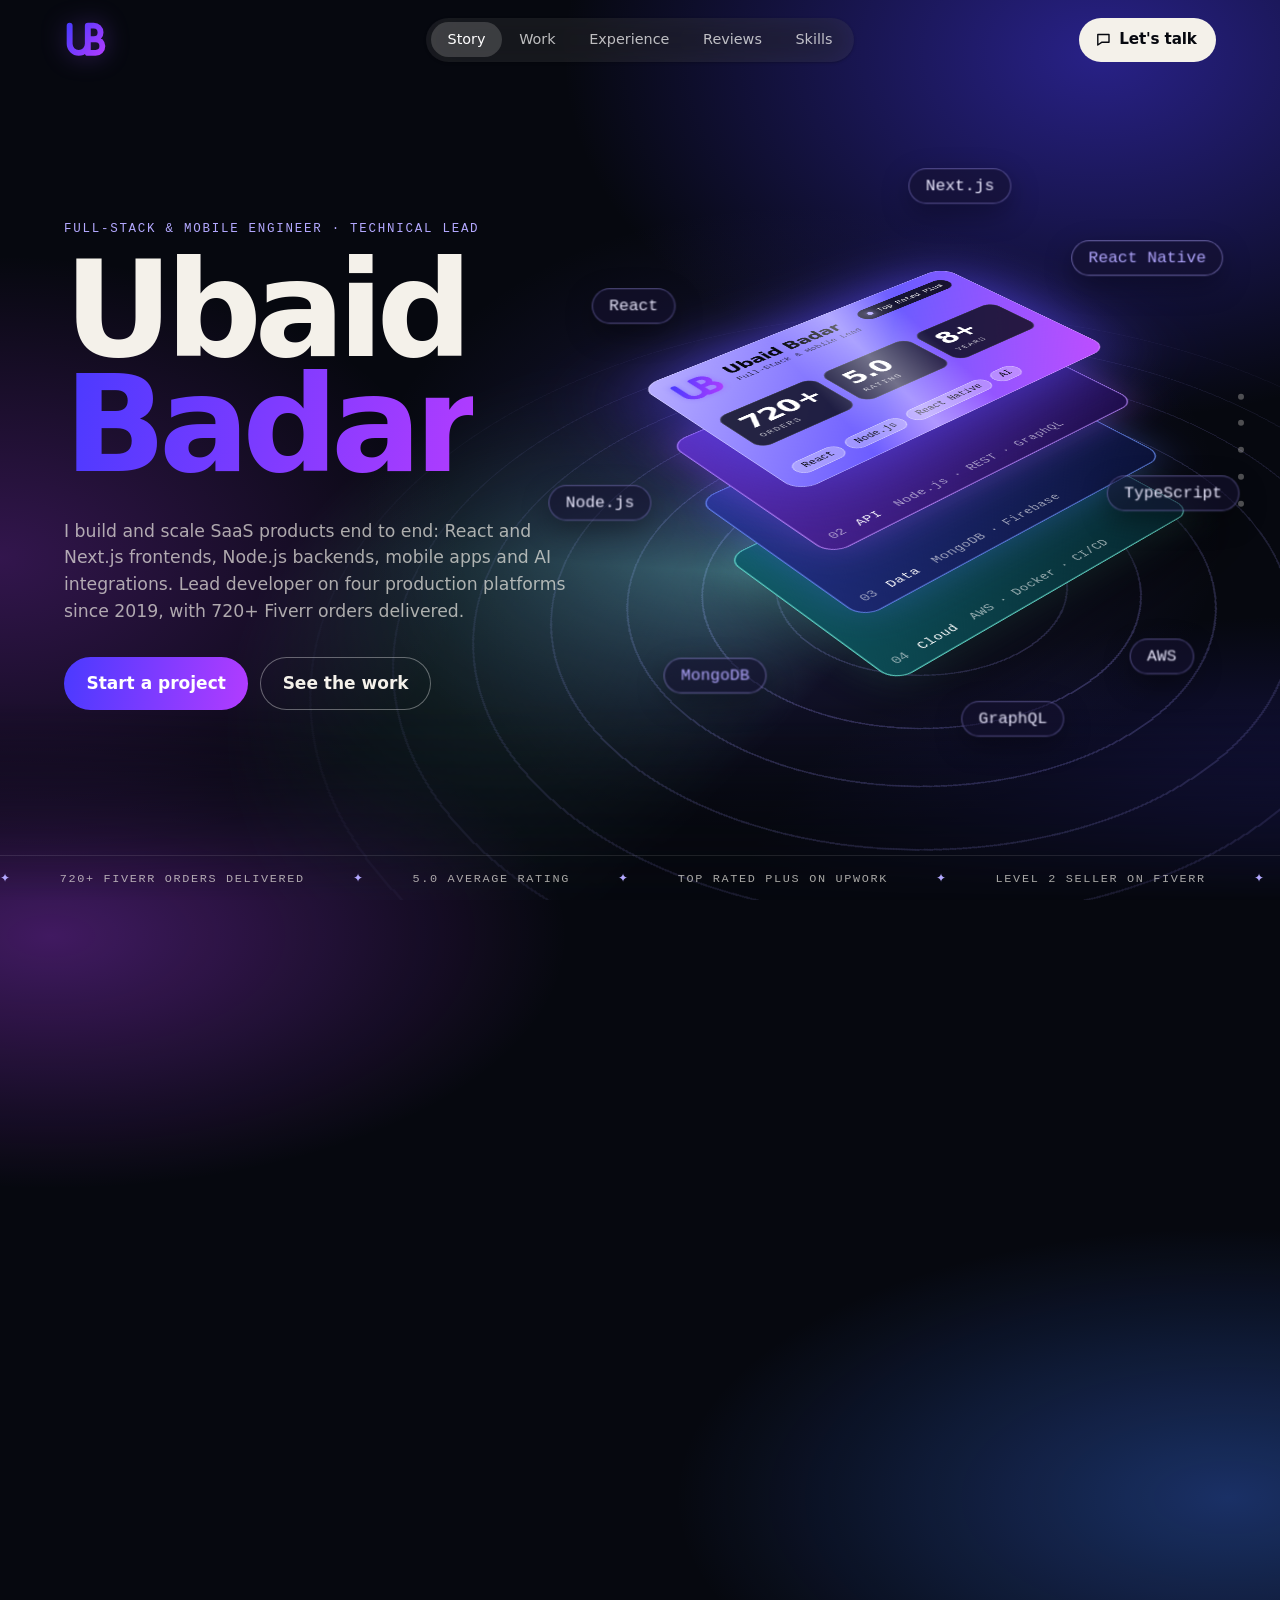
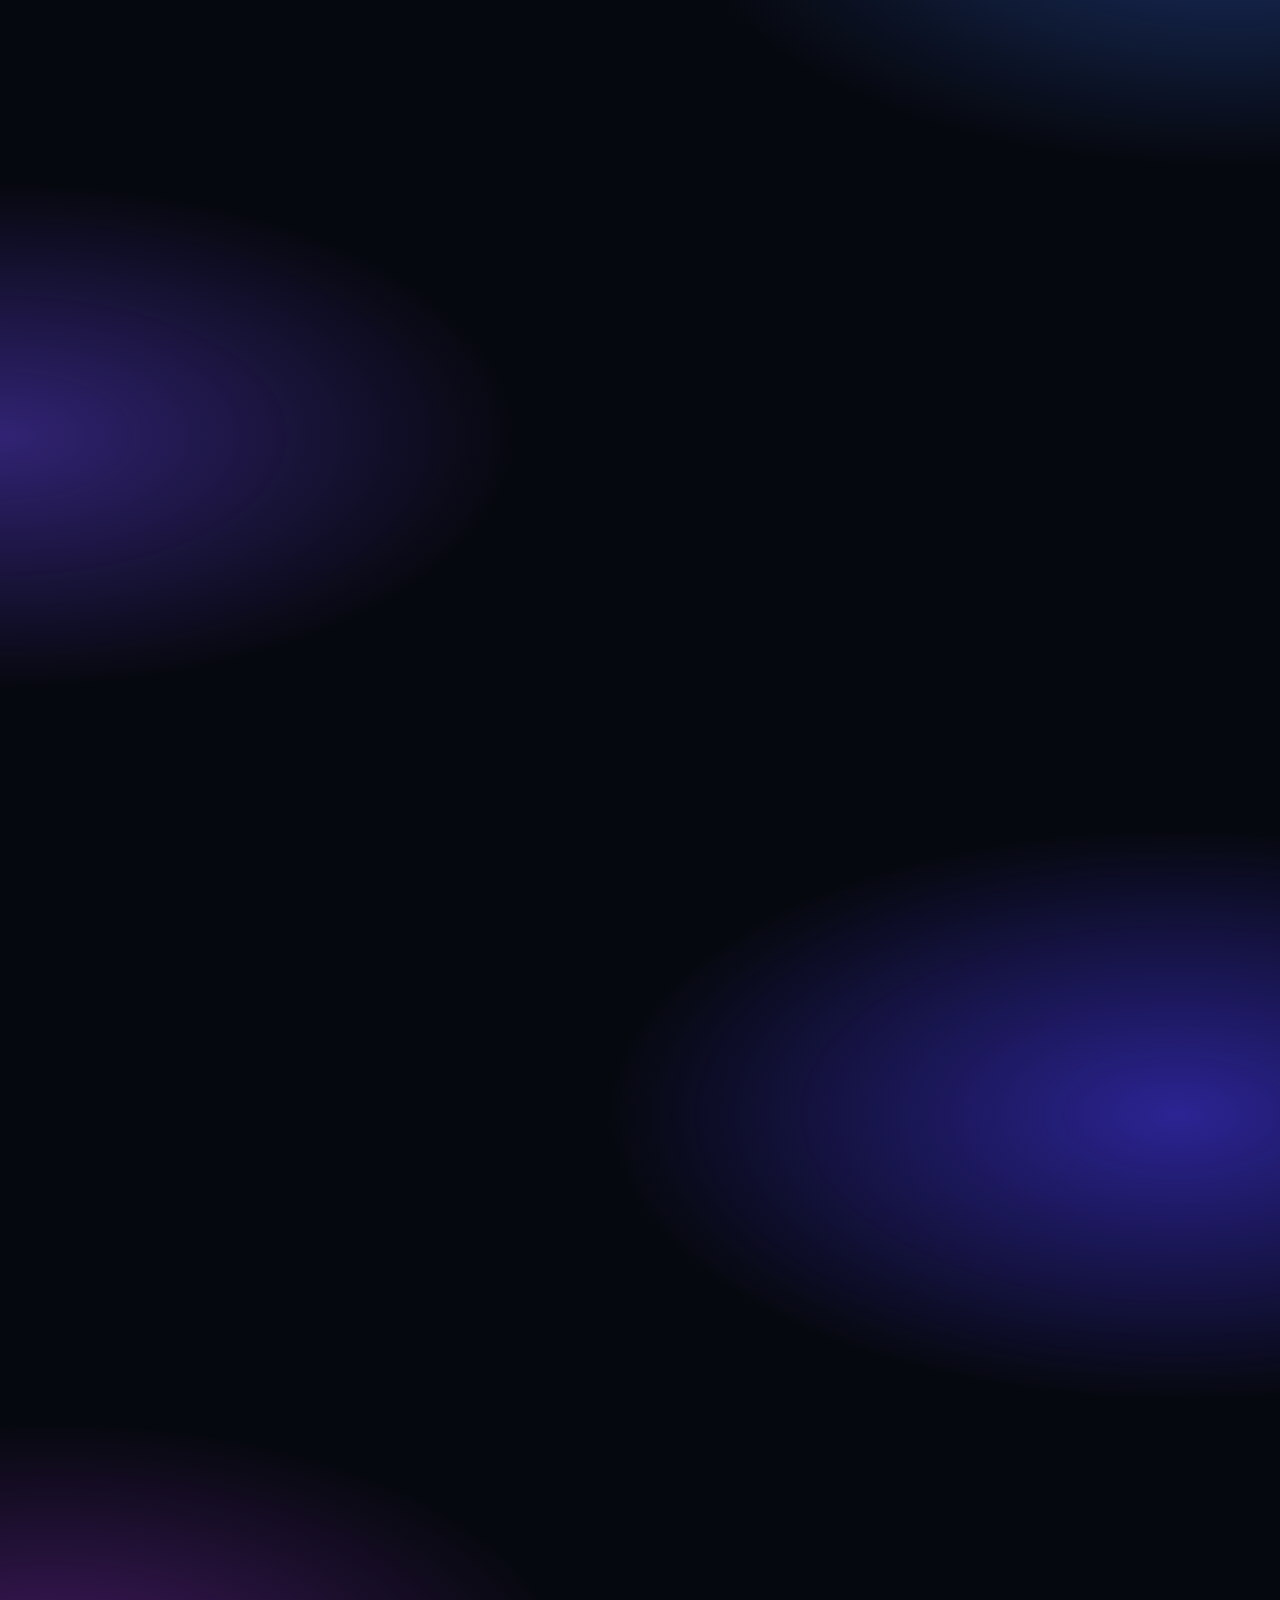
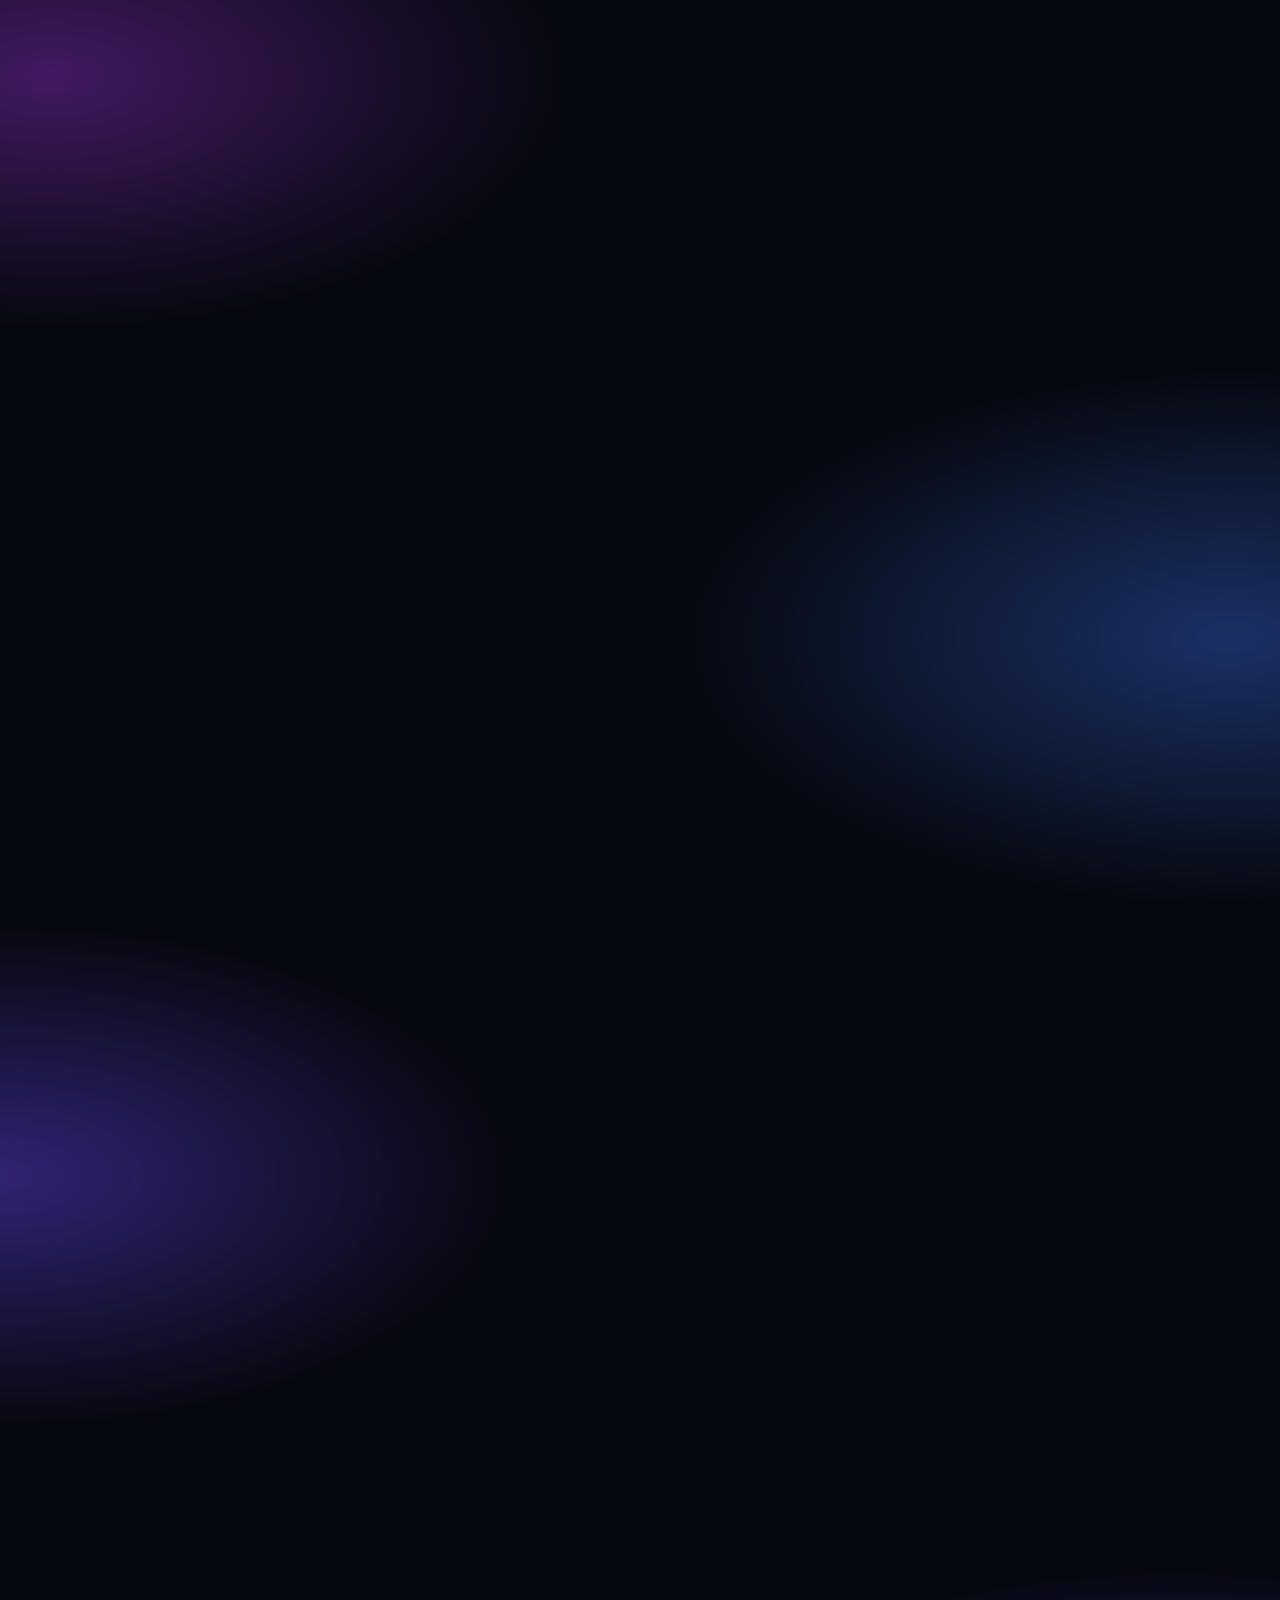
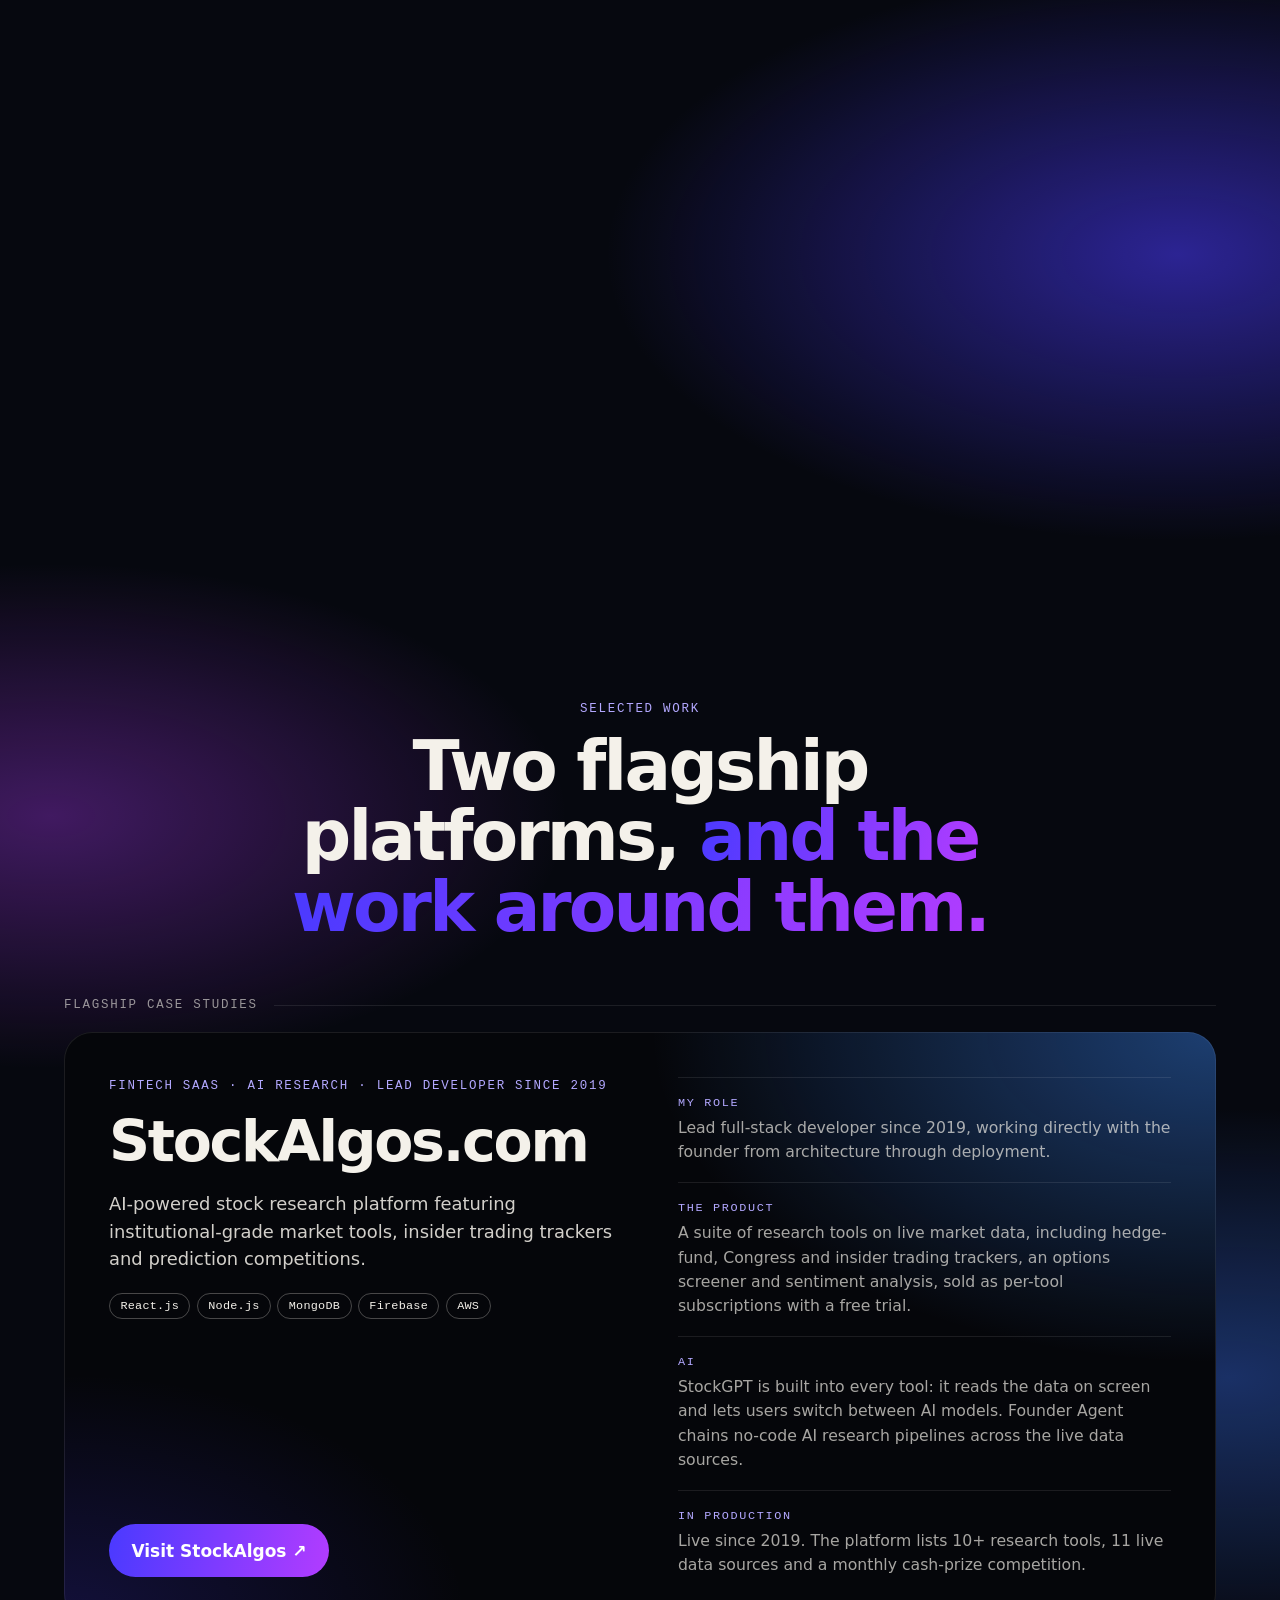
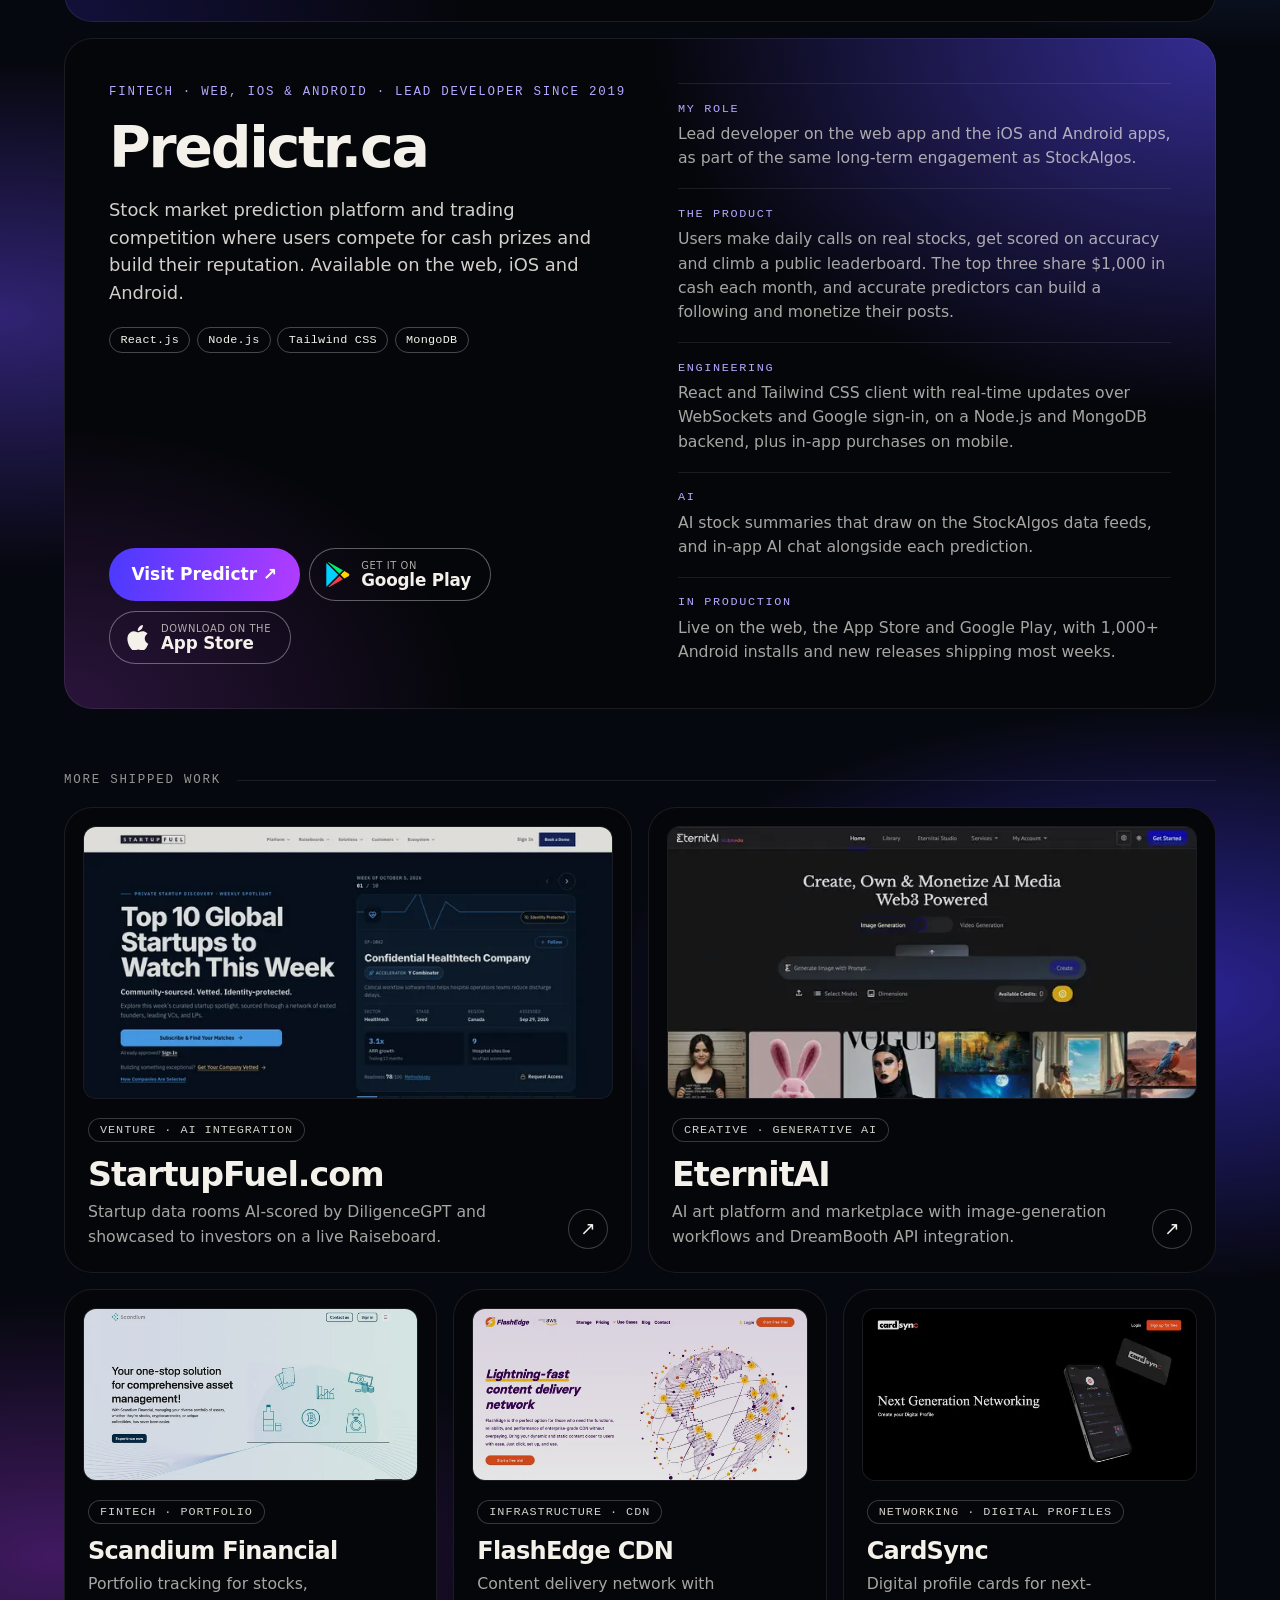
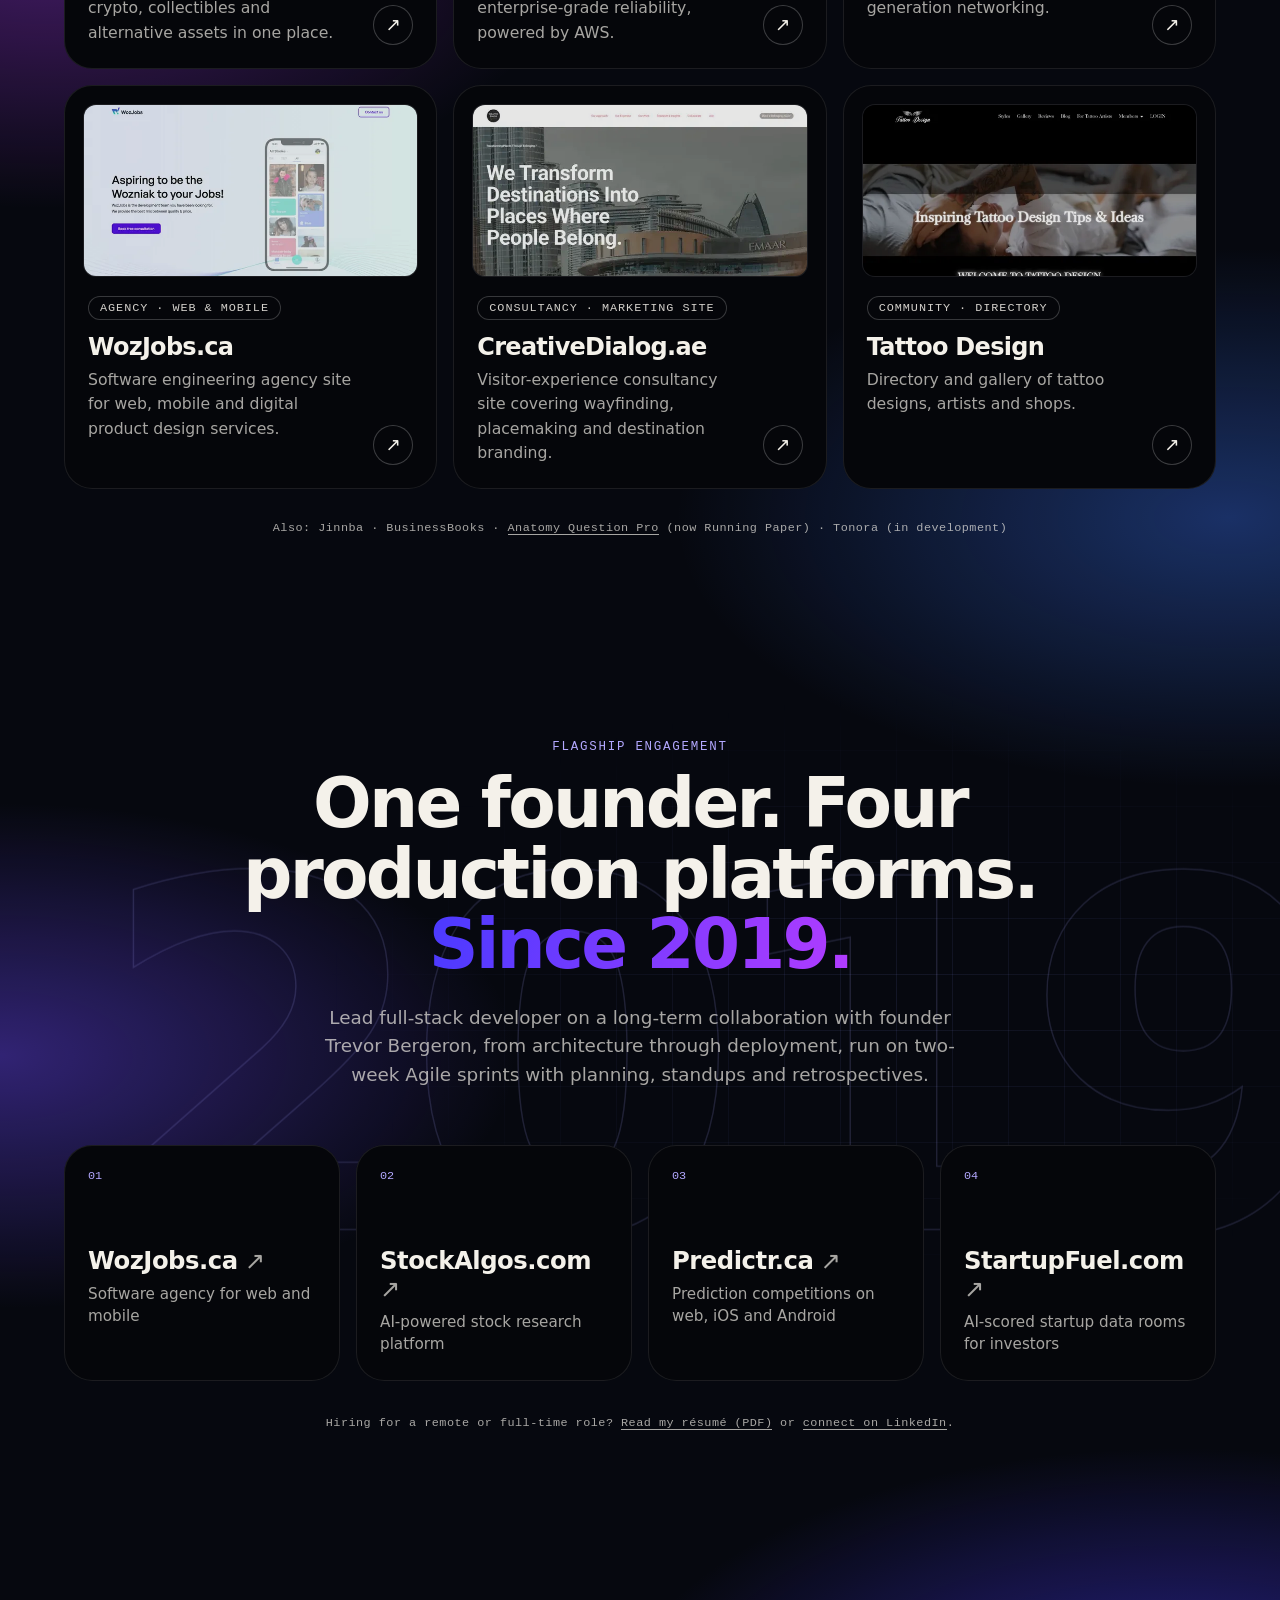
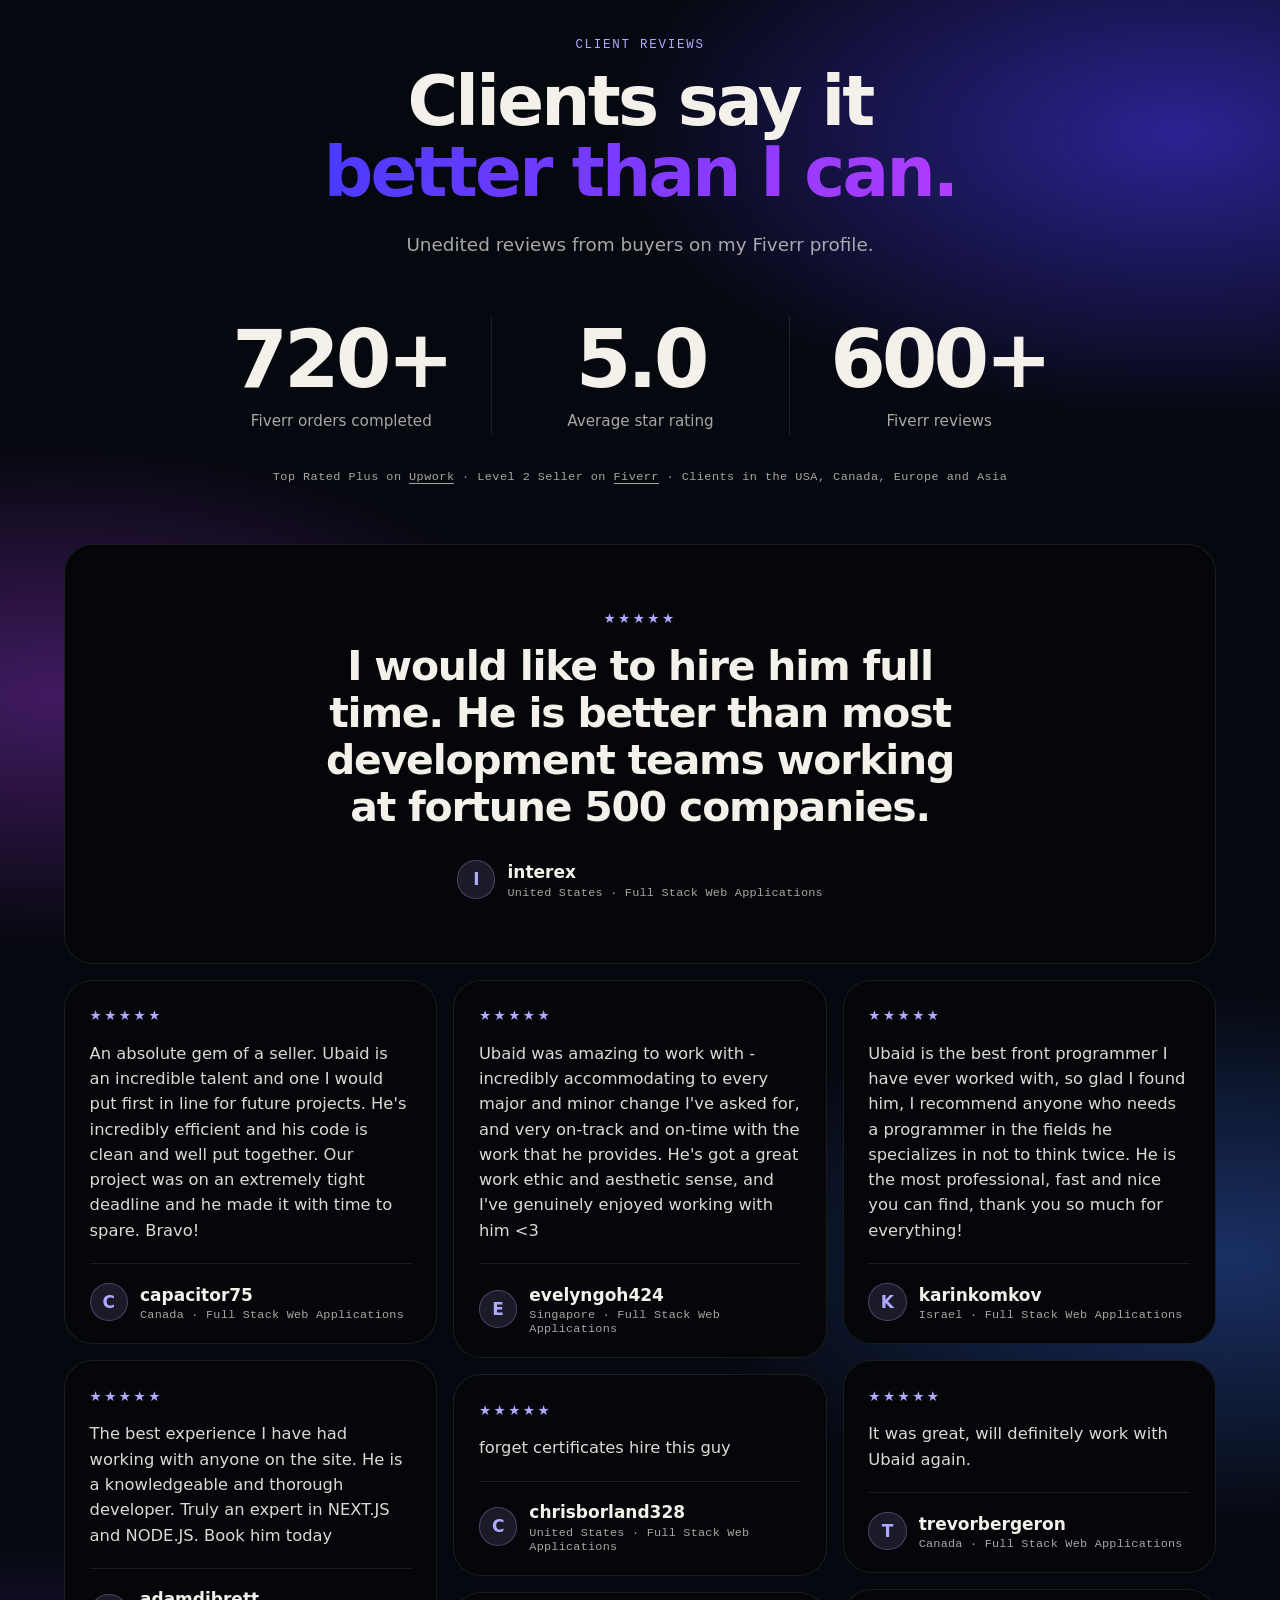
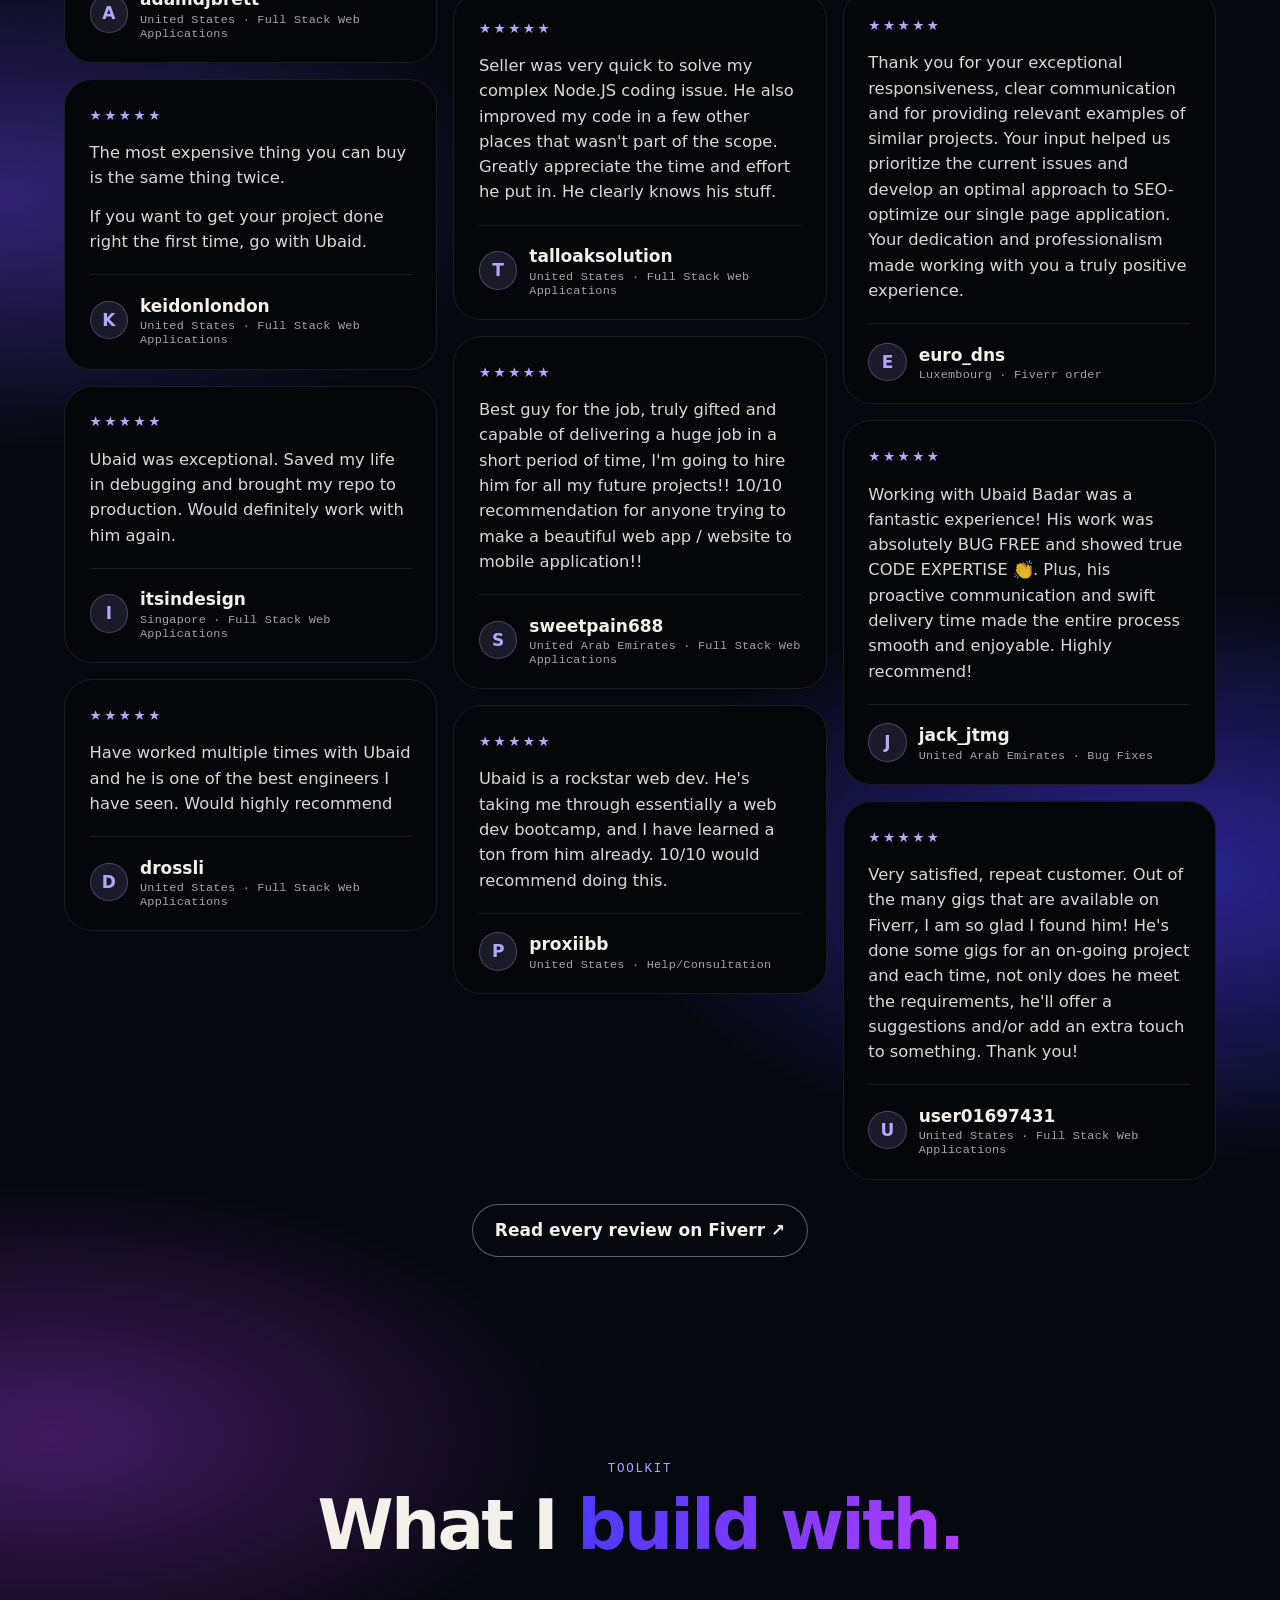
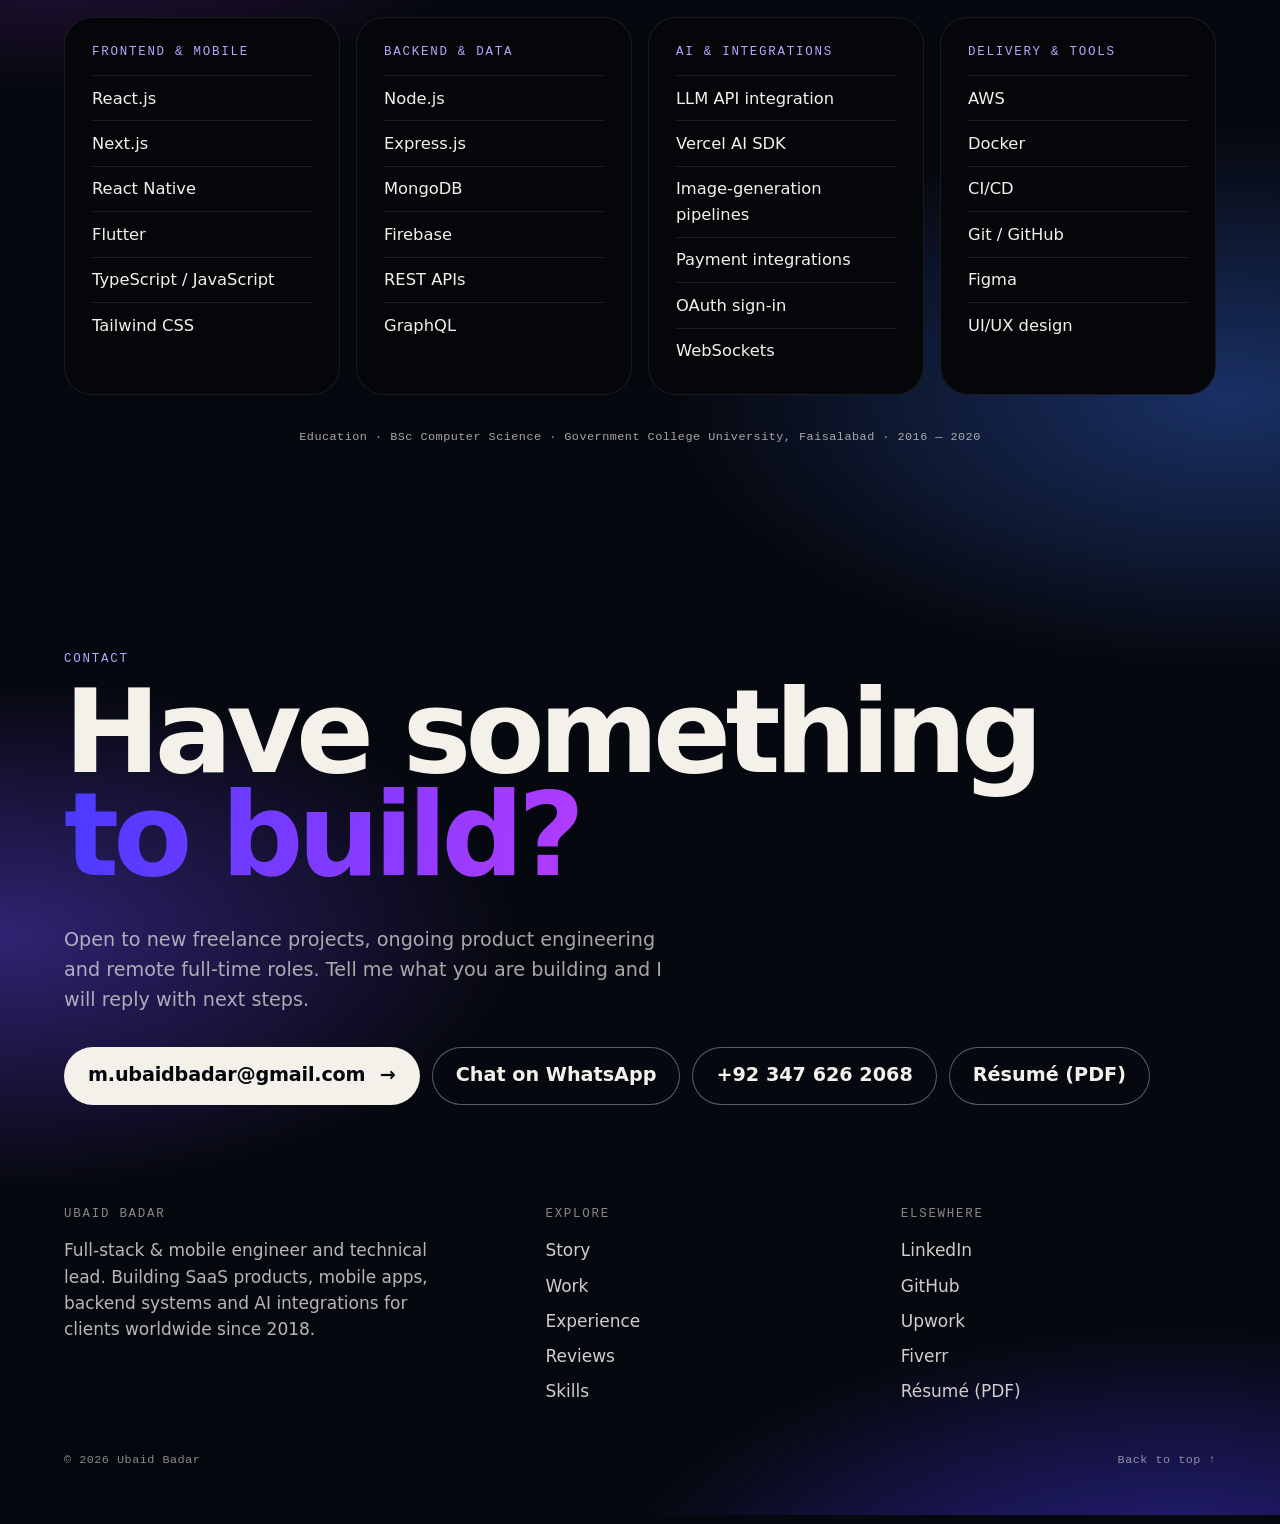
<file: public/index.html>
<!doctype html>
<html lang="en">
<head>
  <meta charset="utf-8">
  <meta name="viewport" content="width=device-width, initial-scale=1">
  <title>Ubaid Badar — Full-Stack SaaS &amp; AI Engineer | React, Next.js, Node.js</title>
  <meta name="description" content="Ubaid Badar builds SaaS products end to end: React, Next.js, Node.js, React Native and AI integrations. Lead developer on StockAlgos and Predictr since 2019.">
  <meta name="theme-color" content="#06080f">
  <meta name="robots" content="index, follow, max-image-preview:large">
  <meta name="author" content="Ubaid Badar">
  <link rel="canonical" href="https://ubaidbadar.pro/">
  <meta property="og:title" content="Ubaid Badar — Full-Stack SaaS &amp; AI Engineer">
  <meta property="og:description" content="SaaS products built end to end: React, Next.js, Node.js, React Native and AI integrations. Lead developer on four production platforms since 2019.">
  <meta property="og:type" content="profile">
  <meta property="og:site_name" content="Ubaid Badar">
  <meta property="og:locale" content="en_US">
  <meta property="og:url" content="https://ubaidbadar.pro/">
  <meta property="og:image" content="https://ubaidbadar.pro/assets/og.jpg">
  <meta property="og:image:width" content="1200">
  <meta property="og:image:height" content="630">
  <meta property="og:image:alt" content="Ubaid Badar — full-stack and mobile engineer, technical lead">
  <meta property="profile:first_name" content="Ubaid">
  <meta property="profile:last_name" content="Badar">
  <meta name="twitter:card" content="summary_large_image">
  <!-- ?v= forces browsers to drop a cached (or cached-as-missing) icon; bump it when the icon changes -->
  <link rel="icon" href="favicon.ico?v=5" sizes="32x32">
  <link rel="icon" href="assets/favicon.svg?v=5" type="image/svg+xml">
  <link rel="apple-touch-icon" href="assets/apple-touch-icon.png">
  <!-- Site URLs here and above are swapped by scripts/set-site-url.mjs when the domain changes. -->
  <script type="application/ld+json">
  {
    "@context": "https://schema.org",
    "@graph": [
      {
        "@type": "WebSite",
        "@id": "https://ubaidbadar.pro/#website",
        "url": "https://ubaidbadar.pro/",
        "name": "Ubaid Badar",
        "inLanguage": "en",
        "publisher": { "@id": "https://ubaidbadar.pro/#person" }
      },
      {
        "@type": "ProfilePage",
        "@id": "https://ubaidbadar.pro/#profile",
        "url": "https://ubaidbadar.pro/",
        "name": "Ubaid Badar — Full-Stack SaaS & AI Engineer",
        "inLanguage": "en",
        "isPartOf": { "@id": "https://ubaidbadar.pro/#website" },
        "mainEntity": { "@id": "https://ubaidbadar.pro/#person" }
      },
      {
        "@type": "Person",
        "@id": "https://ubaidbadar.pro/#person",
        "url": "https://ubaidbadar.pro/",
        "image": "https://ubaidbadar.pro/assets/og.jpg",
        "name": "Ubaid Badar",
        "givenName": "Ubaid",
        "familyName": "Badar",
        "jobTitle": "Full-Stack Engineer and Technical Lead",
        "description": "Full-stack engineer and technical lead building SaaS products, mobile apps, backend systems and AI integrations for clients worldwide since 2018.",
        "email": "mailto:m.ubaidbadar@gmail.com",
        "sameAs": [
          "https://linkedin.com/in/ubaidbadar",
          "https://github.com/ubaidbadar",
          "https://www.upwork.com/freelancers/~019cc877390ea625e9",
          "https://www.fiverr.com/ubaidbadar333"
        ],
        "knowsAbout": [
          "SaaS product engineering",
          "React.js",
          "Next.js",
          "React Native",
          "Flutter",
          "Node.js",
          "Express.js",
          "TypeScript",
          "JavaScript",
          "MongoDB",
          "Firebase",
          "REST APIs",
          "GraphQL",
          "AI integration",
          "Payment integrations",
          "Tailwind CSS",
          "AWS",
          "Docker",
          "CI/CD",
          "UI/UX design"
        ],
        "alumniOf": {
          "@type": "CollegeOrUniversity",
          "name": "Government College University, Faisalabad"
        },
        "hasOccupation": {
          "@type": "Occupation",
          "name": "Software Developer",
          "skills": "Full-stack web development, SaaS product engineering, mobile app development, backend APIs, AI integration"
        }
      }
    ]
  }
  </script>
  <link rel="stylesheet" href="styles.css">
  <!-- All project screenshots are fetched up front so nothing pops in while scrolling. -->
  <link rel="preload" as="image" type="image/webp" fetchpriority="low" href="assets/shots/startupfuel-640.webp" imagesrcset="assets/shots/startupfuel-640.webp 640w, assets/shots/startupfuel-960.webp 960w, assets/shots/startupfuel-1280.webp 1280w" imagesizes="(min-width: 1100px) 45vw, (min-width: 640px) 45vw, 92vw">
  <link rel="preload" as="image" type="image/webp" fetchpriority="low" href="assets/shots/eternitai-640.webp" imagesrcset="assets/shots/eternitai-640.webp 640w, assets/shots/eternitai-960.webp 960w, assets/shots/eternitai-1280.webp 1280w" imagesizes="(min-width: 1100px) 45vw, (min-width: 640px) 45vw, 92vw">
  <link rel="preload" as="image" type="image/webp" fetchpriority="low" href="assets/shots/scandium-640.webp" imagesrcset="assets/shots/scandium-640.webp 640w, assets/shots/scandium-960.webp 960w, assets/shots/scandium-1280.webp 1280w" imagesizes="(min-width: 1100px) 30vw, (min-width: 640px) 45vw, 92vw">
  <link rel="preload" as="image" type="image/webp" fetchpriority="low" href="assets/shots/flashedgecdn-640.webp" imagesrcset="assets/shots/flashedgecdn-640.webp 640w, assets/shots/flashedgecdn-960.webp 960w, assets/shots/flashedgecdn-1280.webp 1280w" imagesizes="(min-width: 1100px) 30vw, (min-width: 640px) 45vw, 92vw">
  <link rel="preload" as="image" type="image/webp" fetchpriority="low" href="assets/shots/cardsync-640.webp" imagesrcset="assets/shots/cardsync-640.webp 640w, assets/shots/cardsync-960.webp 960w, assets/shots/cardsync-1280.webp 1280w" imagesizes="(min-width: 1100px) 30vw, (min-width: 640px) 45vw, 92vw">
  <link rel="preload" as="image" type="image/webp" fetchpriority="low" href="assets/shots/wozjobs-640.webp" imagesrcset="assets/shots/wozjobs-640.webp 640w, assets/shots/wozjobs-960.webp 960w, assets/shots/wozjobs-1280.webp 1280w" imagesizes="(min-width: 1100px) 30vw, (min-width: 640px) 45vw, 92vw">
  <link rel="preload" as="image" type="image/webp" fetchpriority="low" href="assets/shots/creativedialog-640.webp" imagesrcset="assets/shots/creativedialog-640.webp 640w, assets/shots/creativedialog-960.webp 960w, assets/shots/creativedialog-1280.webp 1280w" imagesizes="(min-width: 1100px) 30vw, (min-width: 640px) 45vw, 92vw">
  <link rel="preload" as="image" type="image/webp" fetchpriority="low" href="assets/shots/tattoodesign-640.webp" imagesrcset="assets/shots/tattoodesign-640.webp 640w, assets/shots/tattoodesign-960.webp 960w, assets/shots/tattoodesign-1280.webp 1280w" imagesizes="(min-width: 1100px) 30vw, (min-width: 640px) 45vw, 92vw">
  <link rel="preload" as="script" href="main.js">
  <script>
    // Pick the layout before first paint so the page does not re-flow when main.js arrives.
    (function (d) {
      d.classList.add('js');
      var forced = new URLSearchParams(location.search).get('motion') === 'on';
      if (forced || !matchMedia('(prefers-reduced-motion: reduce)').matches) d.classList.add('motion');
    })(document.documentElement);
  </script>
  <script src="main.js" defer></script>
</head>
<body>
  <a class="skip" href="#work">Skip to work</a>

  <header class="nav">
    <a class="nav-mark" href="#top" aria-label="Ubaid Badar, back to top">
      <svg viewBox="11 11 44 38" aria-hidden="true">
        <defs><linearGradient id="nav-face" x1="12" y1="14" x2="54" y2="48" gradientUnits="userSpaceOnUse"><stop offset="0" stop-color="#4a3aff"/><stop offset="1" stop-color="#b23cff"/></linearGradient></defs>
        <path d="M15 15v20a10 10 0 0 0 20 0V15v30M35 15h6.5a7.5 7.5 0 0 1 0 15H35h8.5a7.5 7.5 0 0 1 0 15H35" stroke="url(#nav-face)"/>
      </svg>
    </a>
    <nav aria-label="Primary" id="site-menu" popover>
      <a href="#ch-1">Story</a>
      <a href="#work">Work</a>
      <a href="#engagement">Experience</a>
      <a href="#reviews">Reviews</a>
      <a href="#skills">Skills</a>
    </nav>
    <a class="nav-cta" href="#contact">
      <svg viewBox="0 0 24 24" aria-hidden="true"><path d="M4 5h16v11H10l-6 4z"/></svg>
      Let's talk
    </a>
    <button class="nav-menu" type="button" popovertarget="site-menu" aria-label="Menu">
      <svg viewBox="0 0 24 24" aria-hidden="true"><path d="M5 9h14M5 15h14"/></svg>
    </button>
  </header>

  <main id="top">
    <div class="nav-sentinel" aria-hidden="true"></div>
    <!-- ============ Signature scroll story ============ -->
    <section class="story" id="story" aria-label="Introduction and engineering story">
      <div class="stage">
        <div class="bgs" aria-hidden="true">
          <div class="bg bg-a"></div>
          <div class="bg bg-b"></div>
          <div class="bg bg-c"></div>
          <div class="bg bg-d"></div>
          <div class="bg bg-e"></div>
        </div>

        <!-- Decorative: every fact shown here is repeated as text in the chapters below. -->
        <div class="scene" aria-hidden="true">
          <div class="scene-fit">
            <div class="tilt">
              <div class="floor"></div>
              <svg class="links" viewBox="-500 -360 1000 720">
                <g class="link-set">
                  <path pathLength="1" d="M0 0 C-160 0 -130 -205 -300 -205"/>
                  <path pathLength="1" d="M0 0 C160 0 130 -205 300 -205"/>
                  <path pathLength="1" d="M0 0 C-160 0 -130 205 -300 205"/>
                  <path pathLength="1" d="M0 0 C160 0 130 205 300 205"/>
                </g>
                <g class="flow-set">
                  <path pathLength="1" d="M0 0 C-160 0 -130 -205 -300 -205"/>
                  <path pathLength="1" d="M0 0 C160 0 130 -205 300 -205"/>
                  <path pathLength="1" d="M0 0 C-160 0 -130 205 -300 205"/>
                  <path pathLength="1" d="M0 0 C160 0 130 205 300 205"/>
                </g>
              </svg>
              <div class="hub"><span>API</span></div>
              <span class="chip chip-1">REST</span>
              <span class="chip chip-2">GraphQL</span>
              <span class="chip chip-3">Firebase</span>
              <span class="chip chip-4">Payments</span>

              <div class="slab" data-i="0">
                <div class="face f-solid"><p class="edge"><b>04</b> Cloud <i>AWS · Docker · CI/CD</i></p></div>
                <div class="face f-wire"><small>Layer 04</small><b>Cloud</b><i>AWS · Docker · CI/CD</i></div>
                <div class="face f-built b-ai">
                  <svg viewBox="0 0 48 48"><circle cx="24" cy="24" r="6"/><path d="M24 4v8M24 36v8M4 24h8M36 24h8M10 10l6 6M32 32l6 6M38 10l-6 6M16 32l-6 6"/></svg>
                  <b>AI</b><i>LLM APIs · image pipelines</i>
                </div>
                <div class="face f-shot"><img src="assets/shots/eternitai-640.webp" srcset="assets/shots/eternitai-640.webp 640w, assets/shots/eternitai-960.webp 960w, assets/shots/eternitai-1280.webp 1280w" sizes="(min-width: 1100px) 45vw, (min-width: 640px) 45vw, 92vw" width="640" height="360" alt="" fetchpriority="low" decoding="async"><span>EternitAI.com</span></div>
              </div>
              <div class="slab" data-i="1">
                <div class="face f-solid"><p class="edge"><b>03</b> Data <i>MongoDB · Firebase</i></p></div>
                <div class="face f-wire"><small>Layer 03</small><b>Data</b><i>MongoDB · Firebase</i></div>
                <div class="face f-built b-back">
                  <svg viewBox="0 0 48 48"><rect x="7" y="7" width="34" height="13" rx="3"/><rect x="7" y="28" width="34" height="13" rx="3"/><path d="M13 13.5h4M13 34.5h4"/></svg>
                  <b>Backend</b><i>Node.js · Express · MongoDB</i>
                </div>
                <div class="face f-shot"><img src="assets/shots/creativedialog-640.webp" srcset="assets/shots/creativedialog-640.webp 640w, assets/shots/creativedialog-960.webp 960w, assets/shots/creativedialog-1280.webp 1280w" sizes="(min-width: 1100px) 30vw, (min-width: 640px) 45vw, 92vw" width="640" height="360" alt="" fetchpriority="low" decoding="async"><span>CreativeDialog.ae</span></div>
              </div>
              <div class="slab" data-i="2">
                <div class="face f-solid"><p class="edge"><b>02</b> API <i>Node.js · REST · GraphQL</i></p></div>
                <div class="face f-wire"><small>Layer 02</small><b>API</b><i>Node.js · REST · GraphQL</i></div>
                <div class="face f-built b-mob">
                  <svg viewBox="0 0 48 48"><rect x="14" y="4" width="20" height="40" rx="5"/><path d="M21 9h6"/></svg>
                  <b>Mobile</b><i>React Native · iOS · Android</i>
                </div>
                <div class="face f-shot"><img src="assets/shots/wozjobs-640.webp" srcset="assets/shots/wozjobs-640.webp 640w, assets/shots/wozjobs-960.webp 960w, assets/shots/wozjobs-1280.webp 1280w" sizes="(min-width: 1100px) 30vw, (min-width: 640px) 45vw, 92vw" width="640" height="360" alt="" fetchpriority="low" decoding="async"><span>WozJobs.ca</span></div>
              </div>
              <div class="slab" data-i="3">
                <div class="face f-solid f-top">
                  <div class="id-head">
                    <span class="id-mark"><img src="assets/logo.svg" alt=""></span>
                    <p><b>Ubaid Badar</b><i>Full-Stack &amp; Mobile Lead</i></p>
                    <span class="id-badge">Top Rated Plus</span>
                  </div>
                  <div class="id-stats">
                    <p><b>720+</b><i>Orders</i></p>
                    <p><b>5.0</b><i>Rating</i></p>
                    <p><b>8+</b><i>Years</i></p>
                  </div>
                  <p class="id-foot"><span>React</span><span>Node.js</span><span>React Native</span><span>AI</span></p>
                </div>
                <div class="face f-wire"><small>Layer 01</small><b>Interface</b><i>React · Next.js · React Native</i></div>
                <div class="face f-built b-web">
                  <svg viewBox="0 0 48 48"><rect x="4" y="8" width="40" height="32" rx="5"/><path d="M4 17h40M10 12.5h2M15 12.5h2"/></svg>
                  <b>Web</b><i>React · Next.js · Tailwind CSS</i>
                </div>
                <div class="face f-shot"><img src="assets/shots/startupfuel-640.webp" srcset="assets/shots/startupfuel-640.webp 640w, assets/shots/startupfuel-960.webp 960w, assets/shots/startupfuel-1280.webp 1280w" sizes="(min-width: 1100px) 45vw, (min-width: 640px) 45vw, 92vw" width="640" height="360" alt="" fetchpriority="low" decoding="async"><span>StartupFuel.com</span></div>
              </div>
            </div>
            <div class="orbs">
              <div class="orb" data-x="-300" data-y="-150"><span>React</span></div>
              <div class="orb" data-x="40" data-y="-275"><span>Next.js</span></div>
              <div class="orb" data-x="235" data-y="-200"><span>React Native</span></div>
              <div class="orb" data-x="-335" data-y="55"><span>Node.js</span></div>
              <div class="orb" data-x="262" data-y="45"><span>TypeScript</span></div>
              <div class="orb" data-x="-215" data-y="235"><span>MongoDB</span></div>
              <div class="orb" data-x="95" data-y="280"><span>GraphQL</span></div>
              <div class="orb" data-x="250" data-y="215"><span>AWS</span></div>
            </div>
          </div>
        </div>

        <div class="hero">
          <p class="eyebrow">Full-stack &amp; mobile engineer · Technical lead</p>
          <h1><span class="h1-a">Ubaid</span> <span class="h1-b">Badar</span></h1>
          <p class="hero-lede">I build and scale SaaS products end to end: React and Next.js frontends, Node.js backends, mobile apps and AI integrations. Lead developer on four production platforms since 2019, with 720+ Fiverr orders delivered.</p>
          <p class="hero-cta">
            <a class="btn" href="#contact">Start a project</a>
            <a class="btn btn-ghost" href="#work">See the work</a>
          </p>
        </div>

        <!-- Decorative repeat of facts stated in chapter 01 and the experience section. -->
        <div class="ticker" aria-hidden="true"><ul><li>720+ Fiverr orders delivered</li><li>5.0 average rating</li><li>Top Rated Plus on Upwork</li><li>Level 2 Seller on Fiverr</li><li>4 production platforms since 2019</li><li>USA · Canada · Europe · Asia</li></ul></div>

        <ol class="rail" aria-label="Story chapters">
          <li><a href="#ch-1" aria-label="Chapter 1: Identity"></a></li>
          <li><a href="#ch-2" aria-label="Chapter 2: Architecture"></a></li>
          <li><a href="#ch-3" aria-label="Chapter 3: Build"></a></li>
          <li><a href="#ch-4" aria-label="Chapter 4: Connect"></a></li>
          <li><a href="#ch-5" aria-label="Chapter 5: Evidence"></a></li>
        </ol>
      </div>

      <div class="steps">
        <div class="spacer" aria-hidden="true"></div>

        <article class="step" id="ch-1">
          <div class="step-in">
            <p class="num">01 — Identity</p>
            <h2>One engineer, the whole stack.</h2>
            <p>Senior freelance developer since 2018. Top Rated Plus on Upwork and a Level 2 Seller on Fiverr, with a 5.0-star average across 600+ Fiverr reviews.</p>
            <ul class="facts">
              <li><b>8+</b> years</li>
              <li><b>720+</b> orders</li>
              <li><b>5.0</b> rating</li>
            </ul>
          </div>
        </article>

        <article class="step" id="ch-2">
          <div class="step-in">
            <p class="num">02 — Architecture</p>
            <h2>Ideas, pulled apart into layers.</h2>
            <p>Every product starts as a stack of decisions: the interface people touch, the API behind it, where the data lives and how it all deploys. I own those decisions from architecture through deployment.</p>
            <ul class="tags">
              <li>Interface</li><li>API</li><li>Data</li><li>Cloud</li>
            </ul>
          </div>
        </article>

        <article class="step" id="ch-3">
          <div class="step-in">
            <p class="num">03 — Build</p>
            <h2>Web, mobile, backend and AI.</h2>
            <p>React and Next.js on the web. React Native on iOS and Android. Node.js, Express, MongoDB and Firebase behind them. AI where it earns its place: scored data rooms, generative image pipelines and brand-intelligence APIs.</p>
            <ul class="tags">
              <li>React</li><li>Next.js</li><li>React Native</li><li>Node.js</li><li>TypeScript</li>
            </ul>
          </div>
        </article>

        <article class="step" id="ch-4">
          <div class="step-in">
            <p class="num">04 — Connect</p>
            <h2>Services wired into one workflow.</h2>
            <p>REST and GraphQL APIs, Firebase, secure payment integrations, and AWS, Docker and CI/CD underneath, so each surface talks to the same source of truth.</p>
            <ul class="tags">
              <li>REST</li><li>GraphQL</li><li>Firebase</li><li>AWS</li><li>Docker</li><li>CI/CD</li>
            </ul>
          </div>
        </article>

        <article class="step" id="ch-5">
          <div class="step-in">
            <p class="num">05 — Evidence</p>
            <h2>Shipped, live and in use.</h2>
            <p>These are real screenshots of products I built or led, live today. Clients across the USA, Canada, Europe and Asia, in fintech, healthcare, e-commerce and creative industries.</p>
            <p><a class="btn" href="#work">Explore the projects</a></p>
          </div>
        </article>
      </div>
    </section>

    <!-- ============ Work ============ -->
    <section class="work" id="work">
      <header class="sec-head">
        <p class="num">Selected work</p>
        <h2>Two flagship platforms, <span class="hl">and the work around them.</span></h2>
      </header>

      <h3 class="group">Flagship case studies</h3>
      <div class="features">
        <article class="feature f-stock">
          <div class="feature-copy">
            <p class="proj-kind">Fintech SaaS · AI research · Lead developer since 2019</p>
            <h4>StockAlgos.com</h4>
            <p class="desc">AI-powered stock research platform featuring institutional-grade market tools, insider trading trackers and prediction competitions.</p>
            <ul class="tags"><li>React.js</li><li>Node.js</li><li>MongoDB</li><li>Firebase</li><li>AWS</li></ul>
            <p class="actions"><a class="btn" href="https://stockalgos.com/" target="_blank" rel="noopener">Visit StockAlgos <span aria-hidden="true">↗</span></a></p>
          </div>
          <dl class="case">
            <div><dt>My role</dt><dd>Lead full-stack developer since 2019, working directly with the founder from architecture through deployment.</dd></div>
            <div><dt>The product</dt><dd>A suite of research tools on live market data, including hedge-fund, Congress and insider trading trackers, an options screener and sentiment analysis, sold as per-tool subscriptions with a free trial.</dd></div>
            <div><dt>AI</dt><dd>StockGPT is built into every tool: it reads the data on screen and lets users switch between AI models. Founder Agent chains no-code AI research pipelines across the live data sources.</dd></div>
            <div><dt>In production</dt><dd>Live since 2019. The platform lists 10+ research tools, 11 live data sources and a monthly cash-prize competition.</dd></div>
          </dl>
          <!-- "In production" figures come from the public product site and store listings (checked 2026-10-10). TODO(Ubaid): add private metrics you can vouch for (users, subscribers, revenue, performance gains) and a real product screenshot. -->
        </article>
        <article class="feature f-predict">
          <div class="feature-copy">
            <p class="proj-kind">Fintech · Web, iOS &amp; Android · Lead developer since 2019</p>
            <h4>Predictr.ca</h4>
            <p class="desc">Stock market prediction platform and trading competition where users compete for cash prizes and build their reputation. Available on the web, iOS and Android.</p>
            <ul class="tags"><li>React.js</li><li>Node.js</li><li>Tailwind CSS</li><li>MongoDB</li></ul>
            <p class="actions">
              <a class="btn" href="https://predictr.ca/" target="_blank" rel="noopener">Visit Predictr <span aria-hidden="true">↗</span></a>
              <a class="btn btn-ghost btn-store" href="https://play.google.com/store/apps/details?id=com.predictr" target="_blank" rel="noopener">
                <svg viewBox="0 0 24 24" aria-hidden="true"><path fill="#00d2ff" d="M1.337.924a1.486 1.486 0 0 0-.112.568v21.017c0 .217.045.419.124.6l11.155-11.087L1.337.924z"/><path fill="#00f076" d="M13.544 10.989l3.258-3.238L3.45.195a1.466 1.466 0 0 0-.946-.179l11.04 10.973z"/><path fill="#ff3a44" d="M13.544 13.056l-11 10.933c.298.036.612-.016.906-.183l13.324-7.54-3.23-3.21z"/><path fill="#ffd400" d="M22.018 13.298l-3.919 2.218-3.515-3.493 3.543-3.521 3.891 2.202a1.49 1.49 0 0 1 0 2.594z"/></svg>
                <span><small>Get it on</small>Google Play</span>
              </a>
              <a class="btn btn-ghost btn-store" href="https://apps.apple.com/app/predictr/id6737692647" target="_blank" rel="noopener">
                <svg viewBox="0 0 24 24" aria-hidden="true"><path fill="currentColor" d="M12.152 6.896c-.948 0-2.415-1.078-3.96-1.04-2.04.027-3.91 1.183-4.961 3.014-2.117 3.675-.546 9.103 1.519 12.09 1.013 1.454 2.208 3.09 3.792 3.039 1.52-.065 2.09-.987 3.935-.987 1.831 0 2.35.987 3.96.948 1.637-.026 2.676-1.48 3.676-2.948 1.156-1.688 1.636-3.325 1.662-3.415-.039-.013-3.182-1.221-3.22-4.857-.026-3.04 2.48-4.494 2.597-4.559-1.429-2.09-3.623-2.324-4.39-2.376-2-.156-3.675 1.09-4.61 1.09zM15.53 3.83c.843-1.012 1.4-2.427 1.245-3.83-1.207.052-2.662.805-3.532 1.818-.78.896-1.454 2.338-1.273 3.714 1.338.104 2.715-.688 3.559-1.701"/></svg>
                <span><small>Download on the</small>App Store</span>
              </a>
            </p>
          </div>
          <dl class="case">
            <div><dt>My role</dt><dd>Lead developer on the web app and the iOS and Android apps, as part of the same long-term engagement as StockAlgos.</dd></div>
            <div><dt>The product</dt><dd>Users make daily calls on real stocks, get scored on accuracy and climb a public leaderboard. The top three share $1,000 in cash each month, and accurate predictors can build a following and monetize their posts.</dd></div>
            <div><dt>Engineering</dt><dd>React and Tailwind CSS client with real-time updates over WebSockets and Google sign-in, on a Node.js and MongoDB backend, plus in-app purchases on mobile.</dd></div>
            <div><dt>AI</dt><dd>AI stock summaries that draw on the StockAlgos data feeds, and in-app AI chat alongside each prediction.</dd></div>
            <div><dt>In production</dt><dd>Live on the web, the App Store and Google Play, with 1,000+ Android installs and new releases shipping most weeks.</dd></div>
          </dl>
          <!-- "In production" figures come from the public product site and store listings (checked 2026-10-10). TODO(Ubaid): add private metrics you can vouch for (users, subscribers, revenue, performance gains) and a real product screenshot. -->
        </article>
      </div>

      <h3 class="group">More shipped work</h3>
      <div class="examples">
        <article class="example">
          <div class="frame">
            <img src="assets/shots/startupfuel-640.webp" srcset="assets/shots/startupfuel-640.webp 640w, assets/shots/startupfuel-960.webp 960w, assets/shots/startupfuel-1280.webp 1280w" sizes="(min-width: 1100px) 45vw, (min-width: 640px) 45vw, 92vw" width="640" height="360" loading="eager" fetchpriority="low" decoding="async" alt="StartupFuel homepage showing a weekly spotlight of vetted startups">
          </div>
          <p class="proj-kind">Venture · AI integration</p>
          <h4><a href="https://www.startupfuel.com/" target="_blank" rel="noopener">StartupFuel.com</a></h4>
          <p>Startup data rooms AI-scored by DiligenceGPT and showcased to investors on a live Raiseboard.</p>
          <span class="go" aria-hidden="true">↗</span>
        </article>
        <article class="example">
          <div class="frame">
            <img src="assets/shots/eternitai-640.webp" srcset="assets/shots/eternitai-640.webp 640w, assets/shots/eternitai-960.webp 960w, assets/shots/eternitai-1280.webp 1280w" sizes="(min-width: 1100px) 45vw, (min-width: 640px) 45vw, 92vw" width="640" height="360" loading="eager" fetchpriority="low" decoding="async" alt="EternitAI homepage with an image-generation prompt box and a gallery of generated artwork">
          </div>
          <p class="proj-kind">Creative · Generative AI</p>
          <h4><a href="https://www.eternitai.com/" target="_blank" rel="noopener">EternitAI</a></h4>
          <p>AI art platform and marketplace with image-generation workflows and DreamBooth API integration.</p>
          <span class="go" aria-hidden="true">↗</span>
        </article>
        <article class="example">
          <div class="frame">
            <img src="assets/shots/scandium-640.webp" srcset="assets/shots/scandium-640.webp 640w, assets/shots/scandium-960.webp 960w, assets/shots/scandium-1280.webp 1280w" sizes="(min-width: 1100px) 30vw, (min-width: 640px) 45vw, 92vw" width="640" height="360" loading="eager" fetchpriority="low" decoding="async" alt="Scandium Financial homepage with an asset-management headline and illustration">
          </div>
          <p class="proj-kind">Fintech · Portfolio</p>
          <h4><a href="https://scandium.pro/" target="_blank" rel="noopener">Scandium Financial</a></h4>
          <p>Portfolio tracking for stocks, crypto, collectibles and alternative assets in one place.</p>
          <span class="go" aria-hidden="true">↗</span>
        </article>
        <article class="example">
          <div class="frame">
            <img src="assets/shots/flashedgecdn-640.webp" srcset="assets/shots/flashedgecdn-640.webp 640w, assets/shots/flashedgecdn-960.webp 960w, assets/shots/flashedgecdn-1280.webp 1280w" sizes="(min-width: 1100px) 30vw, (min-width: 640px) 45vw, 92vw" width="640" height="360" loading="eager" fetchpriority="low" decoding="async" alt="FlashEdge CDN homepage with a globe illustration of network locations">
          </div>
          <p class="proj-kind">Infrastructure · CDN</p>
          <h4><a href="https://flashedgecdn.com/" target="_blank" rel="noopener">FlashEdge CDN</a></h4>
          <p>Content delivery network with enterprise-grade reliability, powered by AWS.</p>
          <span class="go" aria-hidden="true">↗</span>
        </article>
        <article class="example">
          <div class="frame">
            <img src="assets/shots/cardsync-640.webp" srcset="assets/shots/cardsync-640.webp 640w, assets/shots/cardsync-960.webp 960w, assets/shots/cardsync-1280.webp 1280w" sizes="(min-width: 1100px) 30vw, (min-width: 640px) 45vw, 92vw" width="640" height="360" loading="eager" fetchpriority="low" decoding="async" alt="CardSync homepage showing a phone with a digital profile and a card">
          </div>
          <p class="proj-kind">Networking · Digital profiles</p>
          <h4><a href="https://www.cardsync.co/" target="_blank" rel="noopener">CardSync</a></h4>
          <p>Digital profile cards for next-generation networking.</p>
          <span class="go" aria-hidden="true">↗</span>
        </article>
        <article class="example">
          <div class="frame">
            <img src="assets/shots/wozjobs-640.webp" srcset="assets/shots/wozjobs-640.webp 640w, assets/shots/wozjobs-960.webp 960w, assets/shots/wozjobs-1280.webp 1280w" sizes="(min-width: 1100px) 30vw, (min-width: 640px) 45vw, 92vw" width="640" height="360" loading="eager" fetchpriority="low" decoding="async" alt="WozJobs homepage with a mobile app preview">
          </div>
          <p class="proj-kind">Agency · Web &amp; mobile</p>
          <h4><a href="https://wozjobs.ca/" target="_blank" rel="noopener">WozJobs.ca</a></h4>
          <p>Software engineering agency site for web, mobile and digital product design services.</p>
          <span class="go" aria-hidden="true">↗</span>
        </article>
        <article class="example">
          <div class="frame">
            <img src="assets/shots/creativedialog-640.webp" srcset="assets/shots/creativedialog-640.webp 640w, assets/shots/creativedialog-960.webp 960w, assets/shots/creativedialog-1280.webp 1280w" sizes="(min-width: 1100px) 30vw, (min-width: 640px) 45vw, 92vw" width="640" height="360" loading="eager" fetchpriority="low" decoding="async" alt="Creative Dialog homepage with a headline over a city destination photograph">
          </div>
          <p class="proj-kind">Consultancy · Marketing site</p>
          <h4><a href="https://creativedialog.ae/" target="_blank" rel="noopener">CreativeDialog.ae</a></h4>
          <p>Visitor-experience consultancy site covering wayfinding, placemaking and destination branding.</p>
          <span class="go" aria-hidden="true">↗</span>
        </article>
        <article class="example">
          <div class="frame">
            <img src="assets/shots/tattoodesign-640.webp" srcset="assets/shots/tattoodesign-640.webp 640w, assets/shots/tattoodesign-960.webp 960w, assets/shots/tattoodesign-1280.webp 1280w" sizes="(min-width: 1100px) 30vw, (min-width: 640px) 45vw, 92vw" width="640" height="360" loading="eager" fetchpriority="low" decoding="async" alt="Tattoo Design homepage with a hero photograph and site navigation">
          </div>
          <p class="proj-kind">Community · Directory</p>
          <h4><a href="https://tattoodesign.com/" target="_blank" rel="noopener">Tattoo Design</a></h4>
          <p>Directory and gallery of tattoo designs, artists and shops.</p>
          <span class="go" aria-hidden="true">↗</span>
        </article>
      </div>

      <p class="also">Also: Jinnba · BusinessBooks · <a href="https://anatomyquestionpro.com/" target="_blank" rel="noopener">Anatomy Question Pro</a> (now Running Paper) · Tonora (in development)</p>
    </section>

    <!-- ============ Flagship engagement ============ -->
    <section class="engage" id="engagement">
      <div class="engage-bg" aria-hidden="true"><span class="ghost">2019</span></div>
      <header class="sec-head">
        <p class="num">Flagship engagement</p>
        <h2>One founder. Four production platforms. <span class="hl">Since 2019.</span></h2>
        <p class="sec-lede">Lead full-stack developer on a long-term collaboration with founder Trevor Bergeron, from architecture through deployment, run on two-week Agile sprints with planning, standups and retrospectives.</p>
      </header>
      <ol class="platforms">
        <li><a href="https://wozjobs.ca/" target="_blank" rel="noopener"><span>01</span><b>WozJobs.ca</b><i>Software agency for web and mobile</i></a></li>
        <li><a href="https://stockalgos.com/" target="_blank" rel="noopener"><span>02</span><b>StockAlgos.com</b><i>AI-powered stock research platform</i></a></li>
        <li><a href="https://predictr.ca/" target="_blank" rel="noopener"><span>03</span><b>Predictr.ca</b><i>Prediction competitions on web, iOS and Android</i></a></li>
        <li><a href="https://www.startupfuel.com/" target="_blank" rel="noopener"><span>04</span><b>StartupFuel.com</b><i>AI-scored startup data rooms for investors</i></a></li>
      </ol>
      <p class="fine">Hiring for a remote or full-time role? <a href="assets/ubaid-badar-resume.pdf" target="_blank" rel="noopener">Read my résumé (PDF)</a> or <a href="https://linkedin.com/in/ubaidbadar" target="_blank" rel="noopener">connect on LinkedIn</a>.</p>
    </section>

    <!-- ============ Reviews ============ -->
    <section class="reviews" id="reviews">
      <header class="sec-head">
        <p class="num">Client reviews</p>
        <h2>Clients say it <span class="hl">better than I can.</span></h2>
        <p class="sec-lede">Unedited reviews from buyers on my Fiverr profile.</p>
      </header>
      <dl class="stats">
        <div><dt>Fiverr orders completed</dt><dd data-count="720" data-suffix="+">720+</dd></div>
        <div><dt>Average star rating</dt><dd data-count="5" data-decimals="1">5.0</dd></div>
        <div><dt>Fiverr reviews</dt><dd data-count="600" data-suffix="+">600+</dd></div>
      </dl>
      <p class="fine">Top Rated Plus on <a href="https://www.upwork.com/freelancers/~019cc877390ea625e9" target="_blank" rel="noopener">Upwork</a> · Level 2 Seller on <a href="https://www.fiverr.com/ubaidbadar333" target="_blank" rel="noopener">Fiverr</a> · Clients in the USA, Canada, Europe and Asia</p>
        <figure class="quote quote-lead">
          <p class="stars" role="img" aria-label="Rated 5 out of 5">★★★★★</p>
          <blockquote><p>I would like to hire him full time. He is better than most development teams working at fortune 500 companies.</p></blockquote>
          <figcaption><span class="av" aria-hidden="true">I</span><span><b>interex</b><i>United States · Full Stack Web Applications</i></span></figcaption>
        </figure>
      <div class="quotes">
        <figure class="quote">
          <p class="stars" role="img" aria-label="Rated 5 out of 5">★★★★★</p>
          <blockquote><p>An absolute gem of a seller. Ubaid is an incredible talent and one I would put first in line for future projects. He&#x27;s incredibly efficient and his code is clean and well put together. Our project was on an extremely tight deadline and he made it with time to spare. Bravo!</p></blockquote>
          <figcaption><span class="av" aria-hidden="true">C</span><span><b>capacitor75</b><i>Canada · Full Stack Web Applications</i></span></figcaption>
        </figure>
        <figure class="quote">
          <p class="stars" role="img" aria-label="Rated 5 out of 5">★★★★★</p>
          <blockquote><p>The best experience I have had working with anyone on the site. He is a knowledgeable and thorough developer. Truly an expert in NEXT.JS and NODE.JS. Book him today</p></blockquote>
          <figcaption><span class="av" aria-hidden="true">A</span><span><b>adamdjbrett</b><i>United States · Full Stack Web Applications</i></span></figcaption>
        </figure>
        <figure class="quote">
          <p class="stars" role="img" aria-label="Rated 5 out of 5">★★★★★</p>
          <blockquote><p>The most expensive thing you can buy is the same thing twice.</p><p>If you want to get your project done right the first time, go with Ubaid.</p></blockquote>
          <figcaption><span class="av" aria-hidden="true">K</span><span><b>keidonlondon</b><i>United States · Full Stack Web Applications</i></span></figcaption>
        </figure>
        <figure class="quote">
          <p class="stars" role="img" aria-label="Rated 5 out of 5">★★★★★</p>
          <blockquote><p>Ubaid was exceptional. Saved my life in debugging and brought my repo to production. Would definitely work with him again.</p></blockquote>
          <figcaption><span class="av" aria-hidden="true">I</span><span><b>itsindesign</b><i>Singapore · Full Stack Web Applications</i></span></figcaption>
        </figure>
        <figure class="quote">
          <p class="stars" role="img" aria-label="Rated 5 out of 5">★★★★★</p>
          <blockquote><p>Have worked multiple times with Ubaid and he is one of the best engineers I have seen. Would highly recommend</p></blockquote>
          <figcaption><span class="av" aria-hidden="true">D</span><span><b>drossli</b><i>United States · Full Stack Web Applications</i></span></figcaption>
        </figure>
        <figure class="quote">
          <p class="stars" role="img" aria-label="Rated 5 out of 5">★★★★★</p>
          <blockquote><p>Ubaid was amazing to work with - incredibly accommodating to every major and minor change I&#x27;ve asked for, and very on-track and on-time with the work that he provides. He&#x27;s got a great work ethic and aesthetic sense, and I&#x27;ve genuinely enjoyed working with him &lt;3</p></blockquote>
          <figcaption><span class="av" aria-hidden="true">E</span><span><b>evelyngoh424</b><i>Singapore · Full Stack Web Applications</i></span></figcaption>
        </figure>
        <figure class="quote">
          <p class="stars" role="img" aria-label="Rated 5 out of 5">★★★★★</p>
          <blockquote><p>forget certificates hire this guy</p></blockquote>
          <figcaption><span class="av" aria-hidden="true">C</span><span><b>chrisborland328</b><i>United States · Full Stack Web Applications</i></span></figcaption>
        </figure>
        <figure class="quote">
          <p class="stars" role="img" aria-label="Rated 5 out of 5">★★★★★</p>
          <blockquote><p>Seller was very quick to solve my complex Node.JS coding issue. He also improved my code in a few other places that wasn&#x27;t part of the scope. Greatly appreciate the time and effort he put in. He clearly knows his stuff.</p></blockquote>
          <figcaption><span class="av" aria-hidden="true">T</span><span><b>talloaksolution</b><i>United States · Full Stack Web Applications</i></span></figcaption>
        </figure>
        <figure class="quote">
          <p class="stars" role="img" aria-label="Rated 5 out of 5">★★★★★</p>
          <blockquote><p>Best guy for the job, truly gifted and capable of delivering a huge job in a short period of time, I&#x27;m going to hire him for all my future projects!! 10/10 recommendation for anyone trying to make a beautiful web app / website to mobile application!!</p></blockquote>
          <figcaption><span class="av" aria-hidden="true">S</span><span><b>sweetpain688</b><i>United Arab Emirates · Full Stack Web Applications</i></span></figcaption>
        </figure>
        <figure class="quote">
          <p class="stars" role="img" aria-label="Rated 5 out of 5">★★★★★</p>
          <blockquote><p>Ubaid is a rockstar web dev. He&#x27;s taking me through essentially a web dev bootcamp, and I have learned a ton from him already. 10/10 would recommend doing this.</p></blockquote>
          <figcaption><span class="av" aria-hidden="true">P</span><span><b>proxiibb</b><i>United States · Help/Consultation</i></span></figcaption>
        </figure>
        <figure class="quote">
          <p class="stars" role="img" aria-label="Rated 5 out of 5">★★★★★</p>
          <blockquote><p>Ubaid is the best front programmer I have ever worked with, so glad I found him, I recommend anyone who needs a programmer in the fields he specializes in not to think twice. He is the most professional, fast and nice you can find, thank you so much for everything!</p></blockquote>
          <figcaption><span class="av" aria-hidden="true">K</span><span><b>karinkomkov</b><i>Israel · Full Stack Web Applications</i></span></figcaption>
        </figure>
        <figure class="quote">
          <p class="stars" role="img" aria-label="Rated 5 out of 5">★★★★★</p>
          <blockquote><p>It was great, will definitely work with Ubaid again.</p></blockquote>
          <figcaption><span class="av" aria-hidden="true">T</span><span><b>trevorbergeron</b><i>Canada · Full Stack Web Applications</i></span></figcaption>
        </figure>
        <figure class="quote">
          <p class="stars" role="img" aria-label="Rated 5 out of 5">★★★★★</p>
          <blockquote><p>Thank you for your exceptional responsiveness, clear communication and for providing relevant examples of similar projects. Your input helped us prioritize the current issues and develop an optimal approach to SEO-optimize our single page application. Your dedication and professionalism made working with you a truly positive experience.</p></blockquote>
          <figcaption><span class="av" aria-hidden="true">E</span><span><b>euro_dns</b><i>Luxembourg · Fiverr order</i></span></figcaption>
        </figure>
        <figure class="quote">
          <p class="stars" role="img" aria-label="Rated 5 out of 5">★★★★★</p>
          <blockquote><p>Working with Ubaid Badar was a fantastic experience! His work was absolutely BUG FREE and showed true CODE EXPERTISE 👏. Plus, his proactive communication and swift delivery time made the entire process smooth and enjoyable. Highly recommend!</p></blockquote>
          <figcaption><span class="av" aria-hidden="true">J</span><span><b>jack_jtmg</b><i>United Arab Emirates · Bug Fixes</i></span></figcaption>
        </figure>
        <figure class="quote">
          <p class="stars" role="img" aria-label="Rated 5 out of 5">★★★★★</p>
          <blockquote><p>Very satisfied, repeat customer.  Out of the many gigs that are available on Fiverr, I am so glad I found him! He&#x27;s done some gigs for an on-going project and each time, not only does he meet the requirements, he&#x27;ll offer a suggestions and/or add an extra touch to something. Thank you!</p></blockquote>
          <figcaption><span class="av" aria-hidden="true">U</span><span><b>user01697431</b><i>United States · Full Stack Web Applications</i></span></figcaption>
        </figure>
      </div>
      <p class="actions-center"><a class="btn btn-ghost" href="https://www.fiverr.com/ubaidbadar333" target="_blank" rel="noopener">Read every review on Fiverr ↗</a></p>
    </section>

    <!-- ============ Skills ============ -->
    <section class="skills" id="skills">
      <header class="sec-head">
        <p class="num">Toolkit</p>
        <h2>What I <span class="hl">build with.</span></h2>
      </header>
      <div class="skill-grid">
        <div>
          <h3>Frontend &amp; mobile</h3>
          <ul><li>React.js</li><li>Next.js</li><li>React Native</li><li>Flutter</li><li>TypeScript / JavaScript</li><li>Tailwind CSS</li></ul>
        </div>
        <div>
          <h3>Backend &amp; data</h3>
          <ul><li>Node.js</li><li>Express.js</li><li>MongoDB</li><li>Firebase</li><li>REST APIs</li><li>GraphQL</li></ul>
        </div>
        <div>
          <h3>AI &amp; integrations</h3>
          <ul><li>LLM API integration</li><li>Vercel AI SDK</li><li>Image-generation pipelines</li><li>Payment integrations</li><li>OAuth sign-in</li><li>WebSockets</li></ul>
        </div>
        <div>
          <h3>Delivery &amp; tools</h3>
          <ul><li>AWS</li><li>Docker</li><li>CI/CD</li><li>Git / GitHub</li><li>Figma</li><li>UI/UX design</li></ul>
        </div>
      </div>
      <p class="fine">Education · BSc Computer Science · Government College University, Faisalabad · 2016 — 2020</p>
    </section>
  </main>

  <!-- ============ Contact ============ -->
  <footer class="contact" id="contact">
    <p class="num">Contact</p>
    <h2>Have something <span class="grad">to build?</span></h2>
    <p class="contact-lede">Open to new freelance projects, ongoing product engineering and remote full-time roles. Tell me what you are building and I will reply with next steps.</p>
    <p class="reach">
      <a class="mail" href="mailto:m.ubaidbadar@gmail.com?subject=Project%20inquiry">m.ubaidbadar@gmail.com</a>
      <a class="btn btn-ghost" href="https://wa.me/923476262068" target="_blank" rel="noopener">Chat on WhatsApp</a>
      <a class="btn btn-ghost" href="tel:+923476262068">+92 347 626 2068</a>
      <a class="btn btn-ghost" href="assets/ubaid-badar-resume.pdf" target="_blank" rel="noopener">Résumé (PDF)</a>
    </p>

    <div class="foot-grid">
      <div>
        <h3>Ubaid Badar</h3>
        <p>Full-stack &amp; mobile engineer and technical lead. Building SaaS products, mobile apps, backend systems and AI integrations for clients worldwide since 2018.</p>
      </div>
      <nav aria-label="Footer">
        <h3>Explore</h3>
        <ul>
          <li><a href="#ch-1">Story</a></li>
          <li><a href="#work">Work</a></li>
          <li><a href="#engagement">Experience</a></li>
          <li><a href="#reviews">Reviews</a></li>
          <li><a href="#skills">Skills</a></li>
        </ul>
      </nav>
      <div>
        <h3>Elsewhere</h3>
        <ul>
          <li><a href="https://linkedin.com/in/ubaidbadar" target="_blank" rel="noopener">LinkedIn</a></li>
          <li><a href="https://github.com/ubaidbadar" target="_blank" rel="noopener">GitHub</a></li>
          <li><a href="https://www.upwork.com/freelancers/~019cc877390ea625e9" target="_blank" rel="noopener">Upwork</a></li>
          <li><a href="https://www.fiverr.com/ubaidbadar333" target="_blank" rel="noopener">Fiverr</a></li>
          <li><a href="assets/ubaid-badar-resume.pdf" target="_blank" rel="noopener">Résumé (PDF)</a></li>
        </ul>
      </div>
    </div>

    <div class="foot-bar">
      <span>© 2026 Ubaid Badar</span>
      <a href="#top">Back to top ↑</a>
    </div>
  </footer>

</body>
</html>
</file>
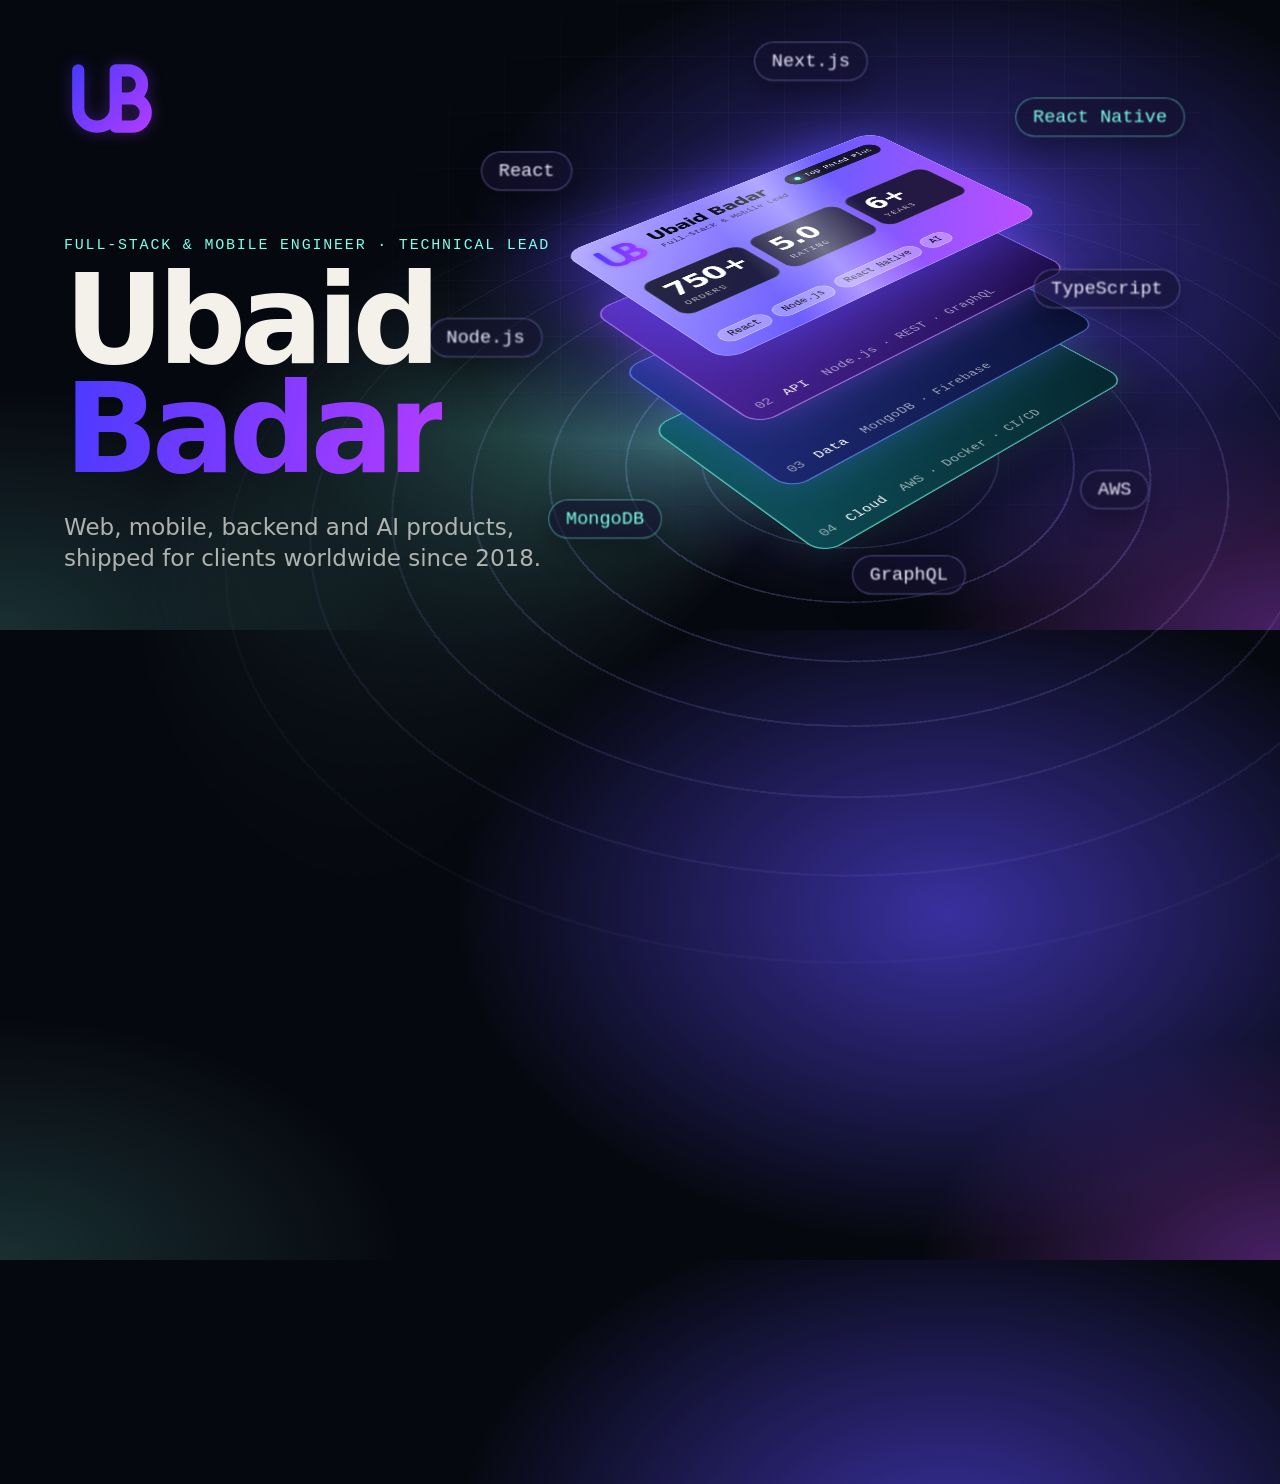
<file: scripts/og.html>
<!doctype html>
<!-- Source for assets/og.png. Reuses the site's own card styles; render at 1200x630 with a headless browser. -->
<meta charset="utf-8">
<meta name="robots" content="noindex">
<title>OG image source</title>
<link rel="stylesheet" href="../styles.css">
<style>
  body {
    position: relative; width: 1200px; height: 630px; overflow: hidden; color: #f4f1ea;
    --muted: rgba(244,241,234,.7); --label-color: var(--accent-2);
    background:
      radial-gradient(55% 75% at 74% 45%, rgba(91,75,255,.6), transparent 70%),
      radial-gradient(40% 50% at 100% 100%, rgba(192,77,255,.35), transparent 70%),
      radial-gradient(45% 55% at 0% 100%, rgba(125,255,233,.16), transparent 70%),
      #06080f;
  }
  .grid { position: absolute; inset: 0;
    background: linear-gradient(rgba(140,150,255,.09) 1px, transparent 1px) 0 0 / 56px 56px,
                linear-gradient(90deg, rgba(140,150,255,.09) 1px, transparent 1px) 0 0 / 56px 56px;
    -webkit-mask: radial-gradient(70% 80% at 75% 40%, #000, transparent 75%); }
  .copy { position: absolute; left: 64px; top: 56px; bottom: 56px; width: 520px; display: flex; flex-direction: column; }
  .copy > img { width: 120px; height: auto; align-self: flex-start; margin: -12px 0 0 -12px; }
  .copy .eyebrow { margin-top: auto; font-size: 15px; letter-spacing: .12em; white-space: nowrap; }
  .copy h1 { margin-top: 12px; font-size: 124px; line-height: .88; letter-spacing: -.055em; font-weight: 800; }
  .copy h1 span { display: block; width: fit-content; padding-bottom: .08em; background: var(--grad); -webkit-background-clip: text; color: transparent; }
  .copy .sub { margin-top: 18px; font-size: 23px; line-height: 1.35; color: var(--muted); }
  .anchor { position: absolute; left: 850px; top: 318px; width: 0; height: 0; }
  .anchor .scene-fit { transform: scale(.98); }
  .anchor .tilt { transform: rotateX(58deg) rotateZ(-42deg); }
  .anchor .face { opacity: 1; }
  .anchor .floor { opacity: 1; transform: translateZ(-170px); }
  .anchor .orbs { display: block; position: absolute; inset: 0; }
  .anchor .orb span { font-size: 19px; }
</style>
<div class="grid"></div>
<div class="anchor"><div class="scene-fit">
  <div class="tilt">
    <div class="floor"></div>
    <div class="slab" data-i="0" style="transform:translate3d(0,66px,-72.0px)"><div class="face f-solid"><p class="edge"><b>04</b> Cloud <i>AWS · Docker · CI/CD</i></p></div></div><div class="slab" data-i="1" style="transform:translate3d(0,22px,-24.0px)"><div class="face f-solid"><p class="edge"><b>03</b> Data <i>MongoDB · Firebase</i></p></div></div><div class="slab" data-i="2" style="transform:translate3d(0,-22px,24.0px)"><div class="face f-solid"><p class="edge"><b>02</b> API <i>Node.js · REST · GraphQL</i></p></div></div>
    <div class="slab" data-i="3" style="transform:translate3d(0,-66px,72px)">
      <div class="face f-solid f-top">
        <div class="id-head"><span class="id-mark"><img src="../assets/logo.svg" alt=""></span><p><b>Ubaid Badar</b><i>Full-Stack &amp; Mobile Lead</i></p><span class="id-badge">Top Rated Plus</span></div>
        <div class="id-stats"><p><b>750+</b><i>Orders</i></p><p><b>5.0</b><i>Rating</i></p><p><b>6+</b><i>Years</i></p></div>
        <p class="id-foot"><span>React</span><span>Node.js</span><span>React Native</span><span>AI</span></p>
      </div>
    </div>
  </div>
  <div class="orbs"><div class="orb" style="transform:translate(-330px,-150px)"><span>React</span></div><div class="orb" style="transform:translate(-40px,-262px)"><span>Next.js</span></div><div class="orb" style="transform:translate(255px,-205px)"><span>React Native</span></div><div class="orb" style="transform:translate(-372px,20px)"><span>Node.js</span></div><div class="orb" style="transform:translate(262px,-30px)"><span>TypeScript</span></div><div class="orb" style="transform:translate(-250px,205px)"><span>MongoDB</span></div><div class="orb" style="transform:translate(60px,262px)"><span>GraphQL</span></div><div class="orb" style="transform:translate(270px,175px)"><span>AWS</span></div></div>
</div></div>
<div class="copy">
  <img src="../assets/logo.svg" alt="">
  <p class="eyebrow">Full-stack &amp; mobile engineer · Technical lead</p>
  <h1>Ubaid <span>Badar</span></h1>
  <p class="sub">Web, mobile, backend and AI products,<br>shipped for clients worldwide since 2018.</p>
</div>
</file>
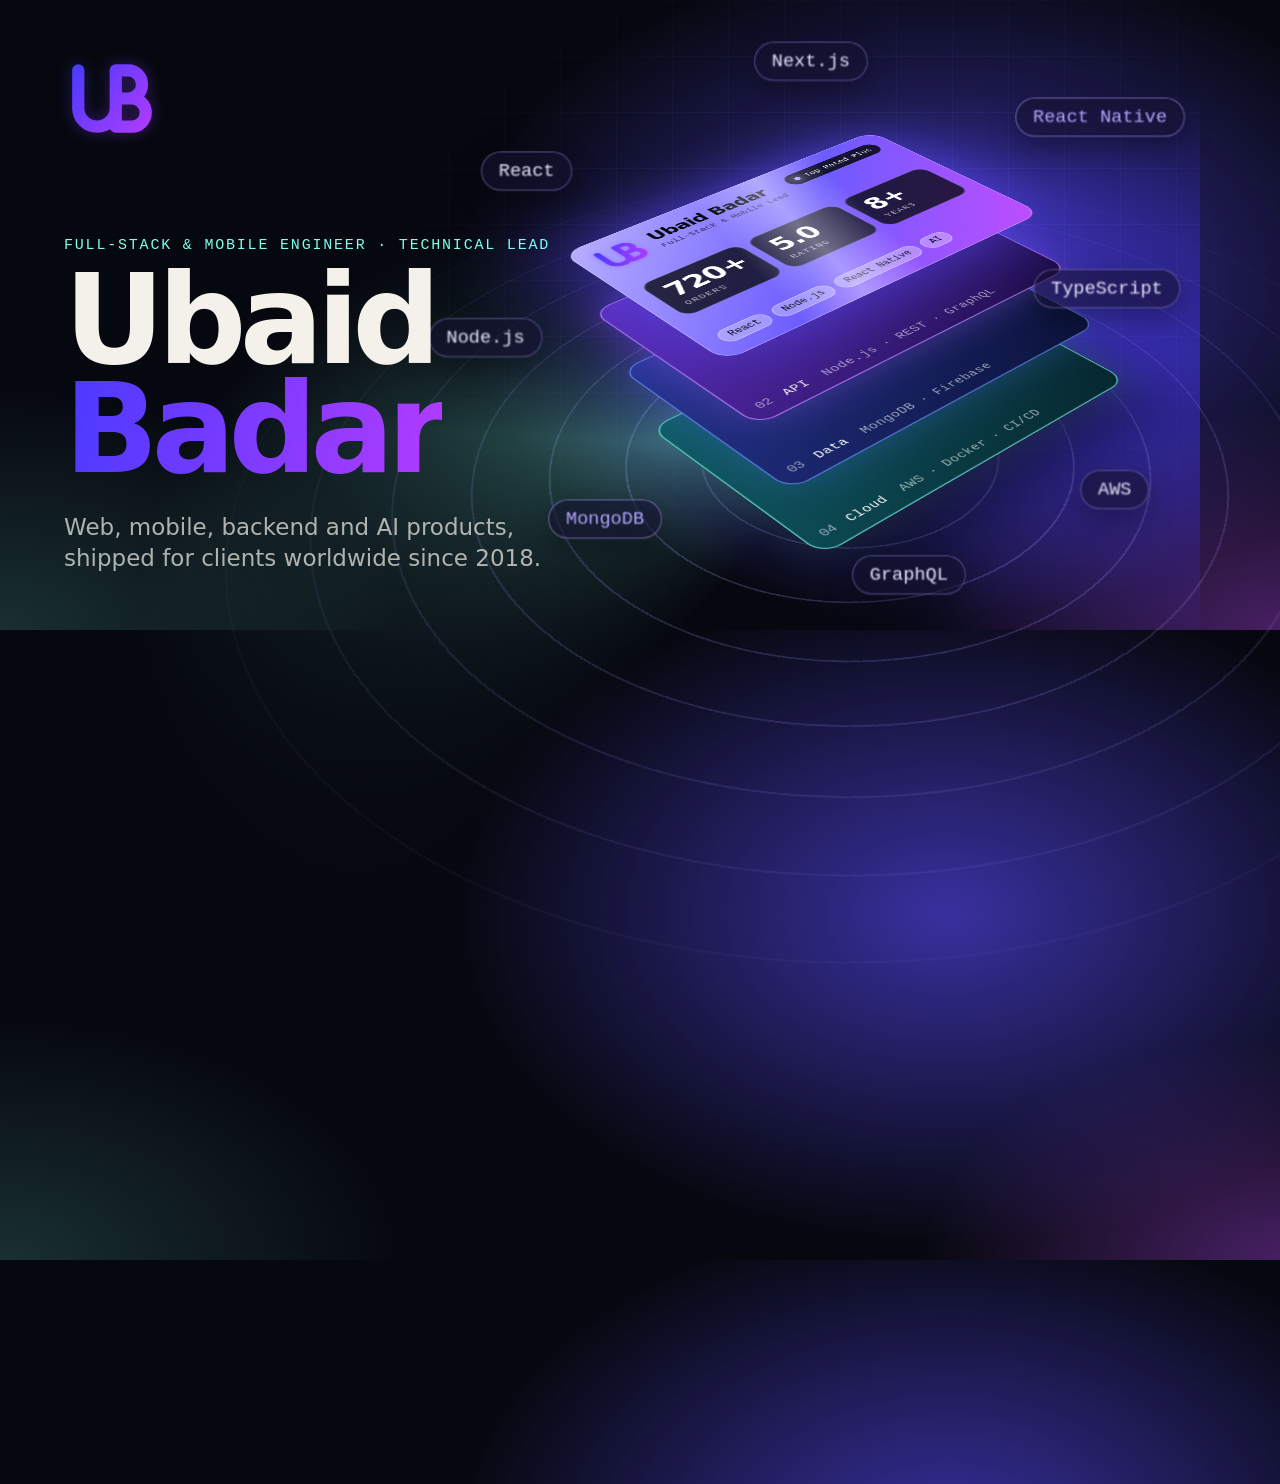
<file: public/scripts/og.html>
<!doctype html>
<!-- Source for assets/og.png. Reuses the site's own card styles; render at 1200x630 with a headless browser. -->
<meta charset="utf-8">
<meta name="robots" content="noindex">
<title>OG image source</title>
<link rel="stylesheet" href="../styles.css">
<style>
  body {
    position: relative; width: 1200px; height: 630px; overflow: hidden; color: #f4f1ea;
    --muted: rgba(244,241,234,.7); --label-color: var(--accent-2);
    background:
      radial-gradient(55% 75% at 74% 45%, rgba(91,75,255,.6), transparent 70%),
      radial-gradient(40% 50% at 100% 100%, rgba(192,77,255,.35), transparent 70%),
      radial-gradient(45% 55% at 0% 100%, rgba(125,255,233,.16), transparent 70%),
      #06080f;
  }
  .grid { position: absolute; inset: 0;
    background: linear-gradient(rgba(140,150,255,.09) 1px, transparent 1px) 0 0 / 56px 56px,
                linear-gradient(90deg, rgba(140,150,255,.09) 1px, transparent 1px) 0 0 / 56px 56px;
    -webkit-mask: radial-gradient(70% 80% at 75% 40%, #000, transparent 75%); }
  .copy { position: absolute; left: 64px; top: 56px; bottom: 56px; width: 520px; display: flex; flex-direction: column; }
  .copy > img { width: 120px; height: auto; align-self: flex-start; margin: -12px 0 0 -12px; }
  .copy .eyebrow { margin-top: auto; font-size: 15px; letter-spacing: .12em; white-space: nowrap; }
  .copy h1 { margin-top: 12px; font-size: 124px; line-height: .88; letter-spacing: -.055em; font-weight: 800; }
  .copy h1 span { display: block; width: fit-content; padding-bottom: .08em; background: var(--grad); -webkit-background-clip: text; color: transparent; }
  .copy .sub { margin-top: 18px; font-size: 23px; line-height: 1.35; color: var(--muted); }
  .anchor { position: absolute; left: 850px; top: 318px; width: 0; height: 0; }
  .anchor .scene-fit { transform: scale(.98); }
  .anchor .tilt { transform: rotateX(58deg) rotateZ(-42deg); }
  .anchor .face { opacity: 1; }
  .anchor .floor { opacity: 1; transform: translateZ(-170px); }
  .anchor .orbs { display: block; position: absolute; inset: 0; }
  .anchor .orb span { font-size: 19px; }
</style>
<div class="grid"></div>
<div class="anchor"><div class="scene-fit">
  <div class="tilt">
    <div class="floor"></div>
    <div class="slab" data-i="0" style="transform:translate3d(0,66px,-72.0px)"><div class="face f-solid"><p class="edge"><b>04</b> Cloud <i>AWS · Docker · CI/CD</i></p></div></div><div class="slab" data-i="1" style="transform:translate3d(0,22px,-24.0px)"><div class="face f-solid"><p class="edge"><b>03</b> Data <i>MongoDB · Firebase</i></p></div></div><div class="slab" data-i="2" style="transform:translate3d(0,-22px,24.0px)"><div class="face f-solid"><p class="edge"><b>02</b> API <i>Node.js · REST · GraphQL</i></p></div></div>
    <div class="slab" data-i="3" style="transform:translate3d(0,-66px,72px)">
      <div class="face f-solid f-top">
        <div class="id-head"><span class="id-mark"><img src="../assets/logo.svg" alt=""></span><p><b>Ubaid Badar</b><i>Full-Stack &amp; Mobile Lead</i></p><span class="id-badge">Top Rated Plus</span></div>
        <div class="id-stats"><p><b>720+</b><i>Orders</i></p><p><b>5.0</b><i>Rating</i></p><p><b>8+</b><i>Years</i></p></div>
        <p class="id-foot"><span>React</span><span>Node.js</span><span>React Native</span><span>AI</span></p>
      </div>
    </div>
  </div>
  <div class="orbs"><div class="orb" style="transform:translate(-330px,-150px)"><span>React</span></div><div class="orb" style="transform:translate(-40px,-262px)"><span>Next.js</span></div><div class="orb" style="transform:translate(255px,-205px)"><span>React Native</span></div><div class="orb" style="transform:translate(-372px,20px)"><span>Node.js</span></div><div class="orb" style="transform:translate(262px,-30px)"><span>TypeScript</span></div><div class="orb" style="transform:translate(-250px,205px)"><span>MongoDB</span></div><div class="orb" style="transform:translate(60px,262px)"><span>GraphQL</span></div><div class="orb" style="transform:translate(270px,175px)"><span>AWS</span></div></div>
</div></div>
<div class="copy">
  <img src="../assets/logo.svg" alt="">
  <p class="eyebrow">Full-stack &amp; mobile engineer · Technical lead</p>
  <h1>Ubaid <span>Badar</span></h1>
  <p class="sub">Web, mobile, backend and AI products,<br>shipped for clients worldwide since 2018.</p>
</div>
</file>
<file: styles.css>
/* ---------- Tokens ---------- */
:root {
  --ink: #06080f;
  --paper: #f3f1ec;
  --accent: #5b4bff;
  --accent-ink: #4a3ae0; /* accent as text on paper */
  --accent-2: #7dffe9;
  --pink: #c04dff;
  --cyan: #6fd6ff; /* blueprint chapter only */
  --cream: #f4f1ea; /* text on dark surfaces */
  /* One brand gradient, taken from the logo: violet to magenta. */
  --grad: linear-gradient(100deg, #4a3aff, #b23cff); /* exactly the logo's two colours */

  /* Page gutter; beyond 90rem the content column stops growing. */
  --gutter: max(clamp(1.25rem, 5vw, 5rem), calc((100vw - 90rem) / 2));
  --section: clamp(6rem, 11vw, 10rem); /* block padding of every full section */

  /* Radius scale. The 3D scene keeps its own px radii: it is a fixed design box scaled as a whole. */
  --r-sm: 8px;
  --r-lg: 18px;
  --r-pill: 999px;

  /* Mono label scale */
  --label: .78rem;  /* section / card eyebrows */
  --micro: .74rem;  /* tags, captions, fine print */
  --track: .14em;

  --ease: cubic-bezier(.2,.8,.2,1);
  --sans: "SF Pro Display", -apple-system, BlinkMacSystemFont, "Segoe UI", Inter, Roboto, system-ui, sans-serif;
  --mono: ui-monospace, "SF Mono", Menlo, Consolas, monospace;
}

*, *::before, *::after { box-sizing: border-box; }
html { -webkit-text-size-adjust: 100%; }
body {
  margin: 0;
  font-family: var(--sans);
  font-size: 1.0625rem;
  line-height: 1.55;
  color: var(--ink);
  background: var(--paper);
  -webkit-font-smoothing: antialiased;
}
h1, h2, h3, p, ul, ol, dl, dd { margin: 0; }
ul, ol { padding: 0; list-style: none; }
img { display: block; max-width: 100%; height: auto; }
a { color: inherit; }
:focus-visible { outline: 2px solid var(--focus, var(--accent)); outline-offset: 3px; border-radius: 4px; }
/* Dark surfaces: mint labels and focus rings, cream text. */
.story, .engage, .contact { --label-color: var(--accent-2); --focus: var(--accent-2); color: var(--cream); }

.skip {
  position: fixed; left: 1rem; top: -4rem; z-index: 100;
  padding: .6rem 1rem; background: var(--paper); color: var(--ink); border-radius: var(--r-sm);
}
.skip:focus { top: 1rem; }

.num, .eyebrow, .proj-kind, .skill-grid h3, .foot-grid h3 {
  font: var(--label) var(--mono); letter-spacing: var(--track); text-transform: uppercase;
}
.num, .eyebrow { color: var(--label-color, var(--accent-ink)); }
.tags { display: flex; flex-wrap: wrap; gap: .4rem; margin-top: 1.25rem; }
.tags li {
  font: var(--micro) var(--mono); letter-spacing: .02em;
  padding: .3rem .65rem; border: 1px solid color-mix(in srgb, currentColor 28%, transparent); border-radius: var(--r-pill);
}
.btn {
  display: inline-block; padding: .85rem 1.4rem; border-radius: var(--r-pill);
  background: var(--grad); color: #fff; font-weight: 600; text-decoration: none;
  transition: transform .25s var(--ease), filter .25s, background-color .25s, box-shadow .25s;
}
.btn:hover { transform: translateY(-2px); filter: brightness(1.12); }
.btn-ghost { background: transparent; color: inherit; box-shadow: inset 0 0 0 1px rgba(255,255,255,.35); }
.btn-ghost:hover { background: rgba(255,255,255,.1); filter: none; }

/* ---------- Nav ---------- */
/* Transparent over the hero; condenses into a floating glass pill once you scroll. */
.nav {
  position: fixed; top: 0; left: 0; right: 0; z-index: 50;
  display: flex; align-items: center; justify-content: space-between;
  padding: 1.1rem var(--gutter); color: #fff; border-radius: var(--r-pill);
  transition: top .5s var(--ease), left .5s var(--ease), right .5s var(--ease),
    padding .5s var(--ease), background .4s, box-shadow .4s, color .4s;
}
.nav.is-stuck {
  top: .75rem; left: max(.75rem, calc(50% - 25rem)); right: max(.75rem, calc(50% - 25rem));
  padding: .45rem .67rem 0.45rem 0.5rem;
  background: rgba(255,255,255,.1); -webkit-backdrop-filter: blur(.5rem); backdrop-filter: blur(.5rem);
  box-shadow: inset 0 0 0 1px rgba(255,255,255,.2), 0 14px 40px rgba(0,0,0,.25);
}
/* Text follows the section behind the header: white over dark sections, ink over light ones. */
.nav { --focus: var(--accent-2); }
.nav.on-light { color: var(--ink); --focus: var(--accent); }
/* Over light sections dark screenshots scroll underneath, so the pill needs enough of its own
   surface to keep the dark links readable. Dark sections keep the 10% glass. */
.nav.on-light.is-stuck {
  background: rgba(248,247,252,.84); -webkit-backdrop-filter: blur(1rem) saturate(1.6); backdrop-filter: blur(1rem) saturate(1.6);
  box-shadow: inset 0 0 0 1px rgba(255,255,255,.7), 0 0 0 1px rgba(6,8,15,.08), 0 14px 40px rgba(6,8,15,.14);
}
.nav.on-light nav a:not(.nav-cta) { color: rgba(6,8,15,.8); }
.nav.on-light nav a:not(.nav-cta):hover { color: var(--ink); background: rgba(6,8,15,.08); }
.nav.on-light nav a[aria-current]:not(.nav-cta) { color: var(--ink); }
.nav.on-light nav a:not(.nav-cta)::after { background: var(--accent); }
/* Page progress: a ring that fills around the UB mark as you scroll. */
@property --p { syntax: "<number>"; inherits: false; initial-value: 0; }
@keyframes ring { to { --p: 100; } }
.nav.is-stuck .nav-mark {
  position: relative; display: grid; place-items: center; width: 2.75rem; height: 2.75rem;
}
.nav.is-stuck .nav-mark::before {
  content: ""; position: absolute; inset: 0; border-radius: 50%;
  /* The filled arc runs violet -> magenta -> violet, so its two ends are the same colour and it closes
     without a seam when the page reaches the bottom. Only the faint track adapts to the surface. */
  background: conic-gradient(#8a7bff, var(--pink) calc(var(--p) * .5%), #8a7bff calc(var(--p) * 1%), var(--ring-track, rgba(255,255,255,.28)) 0);
  -webkit-mask: radial-gradient(farthest-side, transparent calc(100% - 4px), #000 calc(100% - 3.5px));
  mask: radial-gradient(farthest-side, transparent calc(100% - 4px), #000 calc(100% - 3.5px));
}
.nav.on-light .nav-mark::before { --ring-track: rgba(6,8,15,.12); }
@supports (animation-timeline: scroll()) {
  .nav.is-stuck .nav-mark::before { animation: ring linear both; animation-timeline: scroll(root); }
}
.nav-mark {
  transition: transform .35s var(--ease), color .3s;
}
.nav-mark:hover { transform: rotate(-8deg) scale(1.15); }
/* A wide, faint glow in the logo's own violet. It is ambient light, kept weak enough that the letter
   edges stay crisp; at the small in-ring size it is dropped, where any blur costs legibility. */
.nav-mark svg { overflow: visible; filter: drop-shadow(0 0 .75rem rgba(150,80,255,.38)); transition: width .5s var(--ease), filter .4s; }
.nav.is-stuck .nav-mark svg { filter: none; }
.nav-mark svg { display: block; width: 2.5rem; height: auto; fill: none; stroke-width: 6.5; stroke-linecap: round; stroke-linejoin: round; transition: width .5s var(--ease); }
.nav.is-stuck .nav-mark svg { width: 1.45rem; } /* sits inside the progress ring */
.nav nav { display: flex; align-items: center; gap: .15rem; }
.nav nav a {
  position: relative; padding: .5rem .9rem; border-radius: var(--r-pill); font-size: .88rem; text-decoration: none;
  color: rgba(255,255,255,.78); transition: color .25s, background .25s, transform .25s;
}
.nav nav a:not(.nav-cta)::after { /* dot that grows in on hover / marks the current section */
  content: ""; position: absolute; left: 50%; bottom: .12rem; width: 4px; height: 4px; margin-left: -2px; border-radius: 50%;
  background: var(--accent-2); transform: scale(0); transition: transform .3s var(--ease);
}
.nav nav a:hover { color: #fff; background: rgba(255,255,255,.12); }
.nav nav a:hover::after, .nav nav a[aria-current]::after { transform: scale(1); }
.nav nav a[aria-current] { color: #fff; }
.nav nav .nav-cta { margin-left: .5rem; background: var(--grad); color: #fff; font-weight: 600; }
.nav nav .nav-cta:hover { background: var(--grad); filter: brightness(1.12); transform: translateY(-1px); box-shadow: 0 8px 24px rgba(140,70,255,.5); }
.nav-sentinel { position: absolute; top: 0; left: 0; width: 1px; height: 45vh; pointer-events: none; }

/* ---------- Story: static baseline (no JS / reduced motion) ---------- */
.story {
  --fg: var(--cream); --muted: rgba(244,241,234,.68);
  position: relative; background: var(--ink);
}
.stage { position: relative; min-height: 100svh; overflow: hidden; display: flex; }
.bgs, .bg { position: absolute; inset: 0; }
.bg { opacity: 0; }
.bg-a {
  opacity: 1;
  background:
    radial-gradient(55% 55% at 72% 42%, rgba(91,75,255,.42), transparent 70%),
    radial-gradient(40% 40% at 88% 78%, rgba(192,77,255,.2), transparent 70%),
    radial-gradient(50% 50% at 12% 92%, rgba(125,255,233,.12), transparent 70%),
    var(--ink);
}
.bg-b {
  background:
    linear-gradient(rgba(111,214,255,.07) 1px, transparent 1px) 0 0 / 48px 48px,
    linear-gradient(90deg, rgba(111,214,255,.07) 1px, transparent 1px) 0 0 / 48px 48px,
    radial-gradient(70% 60% at 70% 50%, #123a66, #071426 75%);
}
.bg-c { background: radial-gradient(70% 65% at 68% 45%, #4a2a8c, #150b2e 70%, #0a0618); }
.bg-d { background: radial-gradient(70% 65% at 68% 50%, #0d6a63, #052b2c 68%, #03151a); }
.bg-e { background: radial-gradient(70% 65% at 68% 48%, #1d2350, #0b0e22 68%, var(--ink)); }

.scene { display: none; }

.hero {
  position: relative; z-index: 2; align-self: center;
  width: 100%; padding: 6rem var(--gutter) 4rem;
}
.hero h1 {
  margin: 1rem 0 1.5rem;
  font-size: clamp(3.6rem, 10.5vw, 10.5rem); line-height: .86; letter-spacing: -.055em; font-weight: 800;
}
.hero h1 span { display: block; transform-origin: left center; }
.hero-lede { max-width: 34rem; font-size: clamp(1.02rem, 1.35vw, 1.25rem); color: var(--muted); }
.hero-cta { display: flex; flex-wrap: wrap; gap: .75rem; margin-top: 2rem; }
.rail { display: none; }

.step { padding: 3.5rem var(--gutter); }
.step-in { max-width: 31rem; }
.step h2 { margin: .9rem 0 1rem; font-size: clamp(2rem, 4.2vw, 3.6rem); line-height: 1; letter-spacing: -.035em; }
.step p { color: var(--muted); }
.step .btn { margin-top: 1.5rem; }
.facts { display: flex; gap: 2rem; margin-top: 1.75rem; font-family: var(--mono); font-size: .78rem; text-transform: uppercase; letter-spacing: .08em; color: var(--muted); }
.facts b { display: block; font-family: var(--sans); font-size: 2.2rem; letter-spacing: -.03em; color: var(--fg); }

/* ---------- Story: pinned, scroll-driven mode ---------- */
.motion .stage { position: sticky; top: 0; height: 100svh; min-height: 0; }
.motion .steps { position: relative; z-index: 3; margin-top: -100svh; pointer-events: none; }
.motion .spacer { height: 100svh; }
.motion .step { min-height: 100svh; display: flex; align-items: center; padding-block: 0; }
.motion .step-in { pointer-events: auto; will-change: opacity; max-width: min(31rem, 38vw); }

.motion .hero { position: absolute; inset: 0; align-self: stretch; display: flex; flex-direction: column; justify-content: center; max-width: 60rem; will-change: opacity; }
.motion .hero-lede { max-width: min(34rem, 40vw); }
.motion .hero.is-gone { visibility: hidden; }
.motion .hero h1 span { will-change: transform; }
.motion .rail {
  display: flex; flex-direction: column; gap: .35rem;
  position: absolute; right: calc(var(--gutter) / 2.4); top: 50%; z-index: 4; transform: translateY(-50%);
}
.rail a { display: block; padding: .45rem; }
.rail a::before {
  content: ""; display: block; width: 6px; height: 6px; border-radius: 50%;
  background: currentColor; opacity: .3; transition: transform .3s, opacity .3s;
}
.rail .on a::before { opacity: 1; transform: scale(1.9); }

/* Scene: a 1000x720 design box, scaled to fit by JS */
.motion .scene { display: block; position: absolute; inset: 0; z-index: 1; pointer-events: none; }
.scene-fit {
  position: absolute; left: 50%; top: 50%; width: 1000px; height: 720px; margin: -360px 0 0 -500px;
  perspective: 1700px; will-change: transform;
}
.tilt { position: absolute; inset: 0; transform-style: preserve-3d; will-change: transform; }
.slab {
  position: absolute; left: 50%; top: 50%; width: 420px; height: 262px; margin: -131px 0 0 -210px;
  will-change: transform;
}
.face {
  position: absolute; inset: 0; border-radius: 22px; overflow: hidden; opacity: 0;
  display: flex; flex-direction: column; justify-content: flex-end; padding: 26px;
  will-change: opacity;
}
.face b { font-size: 44px; line-height: 1; letter-spacing: -.03em; font-weight: 750; }
.face i { margin-top: 8px; font: normal 15px/1.3 var(--mono); opacity: .8; }
.face small { font: 13px var(--mono); letter-spacing: .16em; text-transform: uppercase; opacity: .7; margin-bottom: auto; }

.f-solid {
  background: linear-gradient(135deg, #262c40, #0e111b);
  box-shadow: inset 0 0 0 1px rgba(255,255,255,.14), 0 30px 60px rgba(0,0,0,.5);
}
.f-top {
  background: linear-gradient(135deg, #b9b0ff, #6c5cff 52%, var(--pink));
  box-shadow: inset 0 0 0 1px rgba(255,255,255,.35), 0 0 110px rgba(91,75,255,.75);
  padding: 20px; justify-content: space-between; color: var(--ink);
}
.f-top::after { /* slow light sweep across the card */
  content: ""; position: absolute; inset: -20% -60%; pointer-events: none;
  background: linear-gradient(105deg, transparent 42%, rgba(255,255,255,.38) 50%, transparent 58%);
}
.motion .f-top::after { animation: shine 5.5s ease-in-out infinite; }
@keyframes shine { 0%, 55% { transform: translateX(-60%); } 100% { transform: translateX(60%); } }
.id-head { display: flex; align-items: center; gap: 12px; }
.id-mark {
  flex: none; width: 68px; height: 62px; margin: -10px -6px -10px -10px; /* the logo file includes room for its glow */
}
.id-mark img { width: 100%; height: 100%; }
.id-head p { display: flex; flex-direction: column; min-width: 0; flex: 1; }
.face .id-head b { font-size: 23px; letter-spacing: -.03em; white-space: nowrap; overflow: hidden; text-overflow: ellipsis; }
.face .id-head i { margin-top: 3px; font-size: 11.5px; opacity: .75; white-space: nowrap; overflow: hidden; text-overflow: ellipsis; } /* can never run under the badge */
.id-badge {
  margin-left: auto; align-self: flex-start; flex: none; padding: 6px 11px; border-radius: var(--r-pill); background: rgba(6,8,15,.85); color: #fff;
  font: 11.5px var(--mono); white-space: nowrap;
}
.id-badge::before { content: ""; display: inline-block; width: 7px; height: 7px; margin-right: 7px; border-radius: 50%; background: var(--accent-2); box-shadow: 0 0 10px var(--accent-2); }
.id-stats { display: grid; grid-template-columns: repeat(3, 1fr); gap: 10px; }
.id-stats p {
  display: flex; flex-direction: column; padding: 12px 14px; border-radius: 14px; color: #fff;
  background: rgba(6,8,15,.78); box-shadow: inset 0 0 0 1px rgba(255,255,255,.14);
}
.face .id-stats b { font-size: 34px; letter-spacing: -.04em; }
.face .id-stats i { margin-top: 4px; font-size: 11.5px; text-transform: uppercase; letter-spacing: .12em; opacity: .65; }
.id-foot { display: flex; gap: 7px; }
.id-foot span { padding: 5px 11px; border-radius: var(--r-pill); background: rgba(255,255,255,.32); font: 12px var(--mono); box-shadow: inset 0 0 0 1px rgba(255,255,255,.4); }
.f-solid .edge { color: #fff; font: 15px var(--mono); letter-spacing: .04em; white-space: nowrap; margin: 0 -8px -12px; }
.face .edge b { font: inherit; opacity: .55; margin-right: 6px; }
.face .edge i { display: inline; font: inherit; margin: 0 0 0 10px; opacity: .6; }

.f-wire {
  color: var(--cyan);
  background:
    linear-gradient(rgba(111,214,255,.14) 1px, transparent 1px) 0 0 / 30px 30px,
    linear-gradient(90deg, rgba(111,214,255,.14) 1px, transparent 1px) 0 0 / 30px 30px,
    rgba(10,34,64,.55);
  box-shadow: inset 0 0 0 2px var(--cyan), 0 0 40px rgba(111,214,255,.25);
}

.f-built { color: #fff; box-shadow: inset 0 0 0 1px rgba(255,255,255,.3), 0 30px 70px rgba(0,0,0,.45); }
.f-built svg { width: 64px; height: 64px; margin-bottom: auto; fill: none; stroke: currentColor; stroke-width: 2.5; stroke-linecap: round; stroke-linejoin: round; }
.b-web  { background: linear-gradient(140deg, #3d8bff, #1740b8); }
.b-mob  { background: linear-gradient(140deg, #8f6bff, #4420b8); }
.b-back { background: linear-gradient(140deg, #2b3350, #0d101c); }
.b-ai   { background: linear-gradient(140deg, #21c7b3, #0a6a72); }

.f-shot { padding: 0; background: #0b0e22; box-shadow: 0 0 0 1px rgba(255,255,255,.16), 0 30px 70px rgba(0,0,0,.55), 0 0 60px rgba(91,75,255,.25); }
.f-shot img { width: 100%; height: 100%; object-fit: cover; object-position: top; }
.f-shot span {
  position: absolute; left: 12px; bottom: 12px; padding: 5px 12px; border-radius: var(--r-pill);
  background: var(--ink); color: #fff; font: 14px var(--mono);
}

.links { position: absolute; inset: 0; width: 100%; height: 100%; overflow: visible; fill: none; opacity: 0; }
.link-set path { stroke: rgba(255,255,255,.28); stroke-width: 2; stroke-dasharray: 1; stroke-dashoffset: 1; }
.flow-set path { stroke: var(--accent-2); stroke-width: 4; stroke-linecap: round; stroke-dasharray: .03 .17; }
.hub {
  position: absolute; left: 50%; top: 50%; width: 128px; height: 128px; margin: -64px 0 0 -64px; border-radius: 50%;
  display: grid; place-items: center; opacity: 0; color: var(--ink);
  background: radial-gradient(circle at 35% 30%, #fff, var(--accent-2) 45%, #12a394);
  box-shadow: 0 0 0 14px rgba(125,255,233,.14), 0 0 90px rgba(125,255,233,.6);
  font: 700 26px var(--mono); will-change: transform, opacity;
}
.chip {
  position: absolute; left: 50%; top: 50%; opacity: 0; padding: 6px 14px; border-radius: var(--r-pill);
  background: rgba(3,21,26,.85); color: var(--accent-2); box-shadow: inset 0 0 0 1px rgba(125,255,233,.5);
  font: 15px var(--mono); will-change: opacity;
}
.chip-1 { transform: translate(-50%, -50%) translate(-150px, -112px); }
.chip-2 { transform: translate(-50%, -50%) translate(150px, -112px); }
.chip-3 { transform: translate(-50%, -50%) translate(-150px, 112px); }
.chip-4 { transform: translate(-50%, -50%) translate(150px, 112px); }


/* ---------- Hero: layered object, orbiting stack, intro ---------- */
.hero .h1-b { width: fit-content; background: var(--grad); -webkit-background-clip: text; background-clip: text; color: transparent; padding-bottom: .08em; }
.slab[data-i="0"] .f-solid { background: linear-gradient(135deg, #0f5c66, #06262e); box-shadow: inset 0 0 0 1.5px rgba(125,255,233,.7), 0 40px 90px rgba(0,0,0,.6), 0 0 50px rgba(125,255,233,.25); }
.slab[data-i="1"] .f-solid { background: linear-gradient(135deg, #24348f, #0b1238); box-shadow: inset 0 0 0 1.5px rgba(110,150,255,.75), 0 0 50px rgba(80,120,255,.3); }
.slab[data-i="2"] .f-solid { background: linear-gradient(135deg, #5a2bb5, #1c0b45); box-shadow: inset 0 0 0 1.5px rgba(190,140,255,.8), 0 0 50px rgba(160,90,255,.35); }
.floor {
  position: absolute; left: 50%; top: 50%; width: 1500px; height: 1500px; margin: -750px 0 0 -750px; border-radius: 50%;
  opacity: 0; will-change: opacity, transform;
  background:
    conic-gradient(from 0deg, transparent 0 70%, rgba(125,255,233,.35) 88%, transparent 100%),
    repeating-radial-gradient(circle, transparent 0 78px, rgba(160,150,255,.28) 78px 80px);
  -webkit-mask: radial-gradient(circle, #000 18%, transparent 68%); mask: radial-gradient(circle, #000 18%, transparent 68%);
}
.orbs { display: none; }
.motion .orbs { display: block; position: absolute; inset: 0; }
.orb {
  position: absolute; left: 50%; top: 50%; will-change: transform, opacity;
}
.orb span {
  display: block; padding: 9px 18px; border-radius: var(--r-pill); white-space: nowrap; transform: translate(-50%, -50%);
  font: 17px var(--mono); color: #eceaff;
  background: rgba(20,18,48,.6); box-shadow: inset 0 0 0 1px rgba(170,160,255,.45), 0 10px 30px rgba(0,0,0,.35);
  -webkit-backdrop-filter: blur(8px); backdrop-filter: blur(8px);
}
.orb:nth-child(3n) span { color: var(--accent-2); box-shadow: inset 0 0 0 1px rgba(125,255,233,.5), 0 10px 30px rgba(0,0,0,.35); }
.ticker { display: none; }
.motion .ticker {
  display: flex; position: absolute; left: 0; right: 0; bottom: 0; z-index: 2; overflow: hidden;
  padding: .9rem 0; border-top: 1px solid rgba(255,255,255,.1);
  font: var(--micro) var(--mono); letter-spacing: var(--track); text-transform: uppercase; color: var(--muted); white-space: nowrap;
  will-change: opacity;
}
.ticker ul { display: flex; flex: none; animation: ticker 40s linear infinite; }
.ticker li { padding-right: 3rem; }
.ticker li::before { content: "✦"; margin-right: 3rem; color: var(--accent-2); }
@keyframes ticker { to { transform: translateX(-100%); } }

/* Idle life + load-in. These use the individual translate/scale properties so they
   compose with the scroll-driven transforms written by main.js. */
.motion .tilt { animation: bob 7s ease-in-out infinite; }
.motion .floor { animation: sweep 14s linear infinite; }
.motion .orb span { animation: drift 6s ease-in-out infinite; }
.motion .orb:nth-child(2n) span { animation-duration: 7.5s; animation-delay: -2s; }
.motion .orb:nth-child(3n) span { animation-duration: 9s; animation-delay: -4s; }
.motion.ready .slab { animation: drop 1.1s var(--ease) both; }
.motion.ready .slab[data-i="1"] { animation-delay: .12s; }
.motion.ready .slab[data-i="2"] { animation-delay: .24s; }
.motion.ready .slab[data-i="3"] { animation-delay: .36s; }
.motion.ready .orbs { animation: fade 1s .9s both; }
.motion:not(.ready) .orbs { visibility: hidden; } /* positioned by main.js */
/* Looping animations only run while they can be seen. */
.story.is-offscreen :is(.tilt, .floor, .orb span, .ticker ul), .story.is-offscreen .f-top::after,
.story.past-hero :is(.floor, .orb span, .ticker ul) { animation-play-state: paused; }
.motion .hero h1 span { animation: rise .9s var(--ease) both; }
.motion .hero .h1-b { animation-delay: .1s; }
.motion .eyebrow, .motion .hero-lede, .motion .hero-cta { animation: rise .9s .25s var(--ease) both; }
.motion .hero-cta { animation-delay: .4s; }
@keyframes bob { 50% { translate: 0 -16px; } }
@keyframes sweep { to { rotate: 360deg; } }
@keyframes drift { 50% { translate: 0 -12px; } }
@keyframes drop { from { translate: 0 0 520px; opacity: 0; } }
@keyframes fade { from { opacity: 0; } }
@keyframes rise { from { translate: 0 70px; opacity: 0; } }

/* Mobile: the visual takes the top of the stage, chapters ride over the bottom */
@media (max-width: 859px) {
  .motion .orbs { display: none; }
  .motion .hero { justify-content: flex-end; padding-bottom: 6.25rem; } /* clears the ticker */
  .motion .hero h1 { font-size: clamp(3.4rem, 19vw, 6rem); }
  .motion .step { align-items: flex-end; padding-bottom: 7svh; }
  .motion .step-in, .motion .hero-lede { max-width: 34rem; } /* keeps a readable measure on tablets */
  .motion .step h2 { font-size: clamp(1.8rem, 8vw, 2.6rem); }
  .motion .step p { font-size: .98rem; }
  .motion .rail { right: .1rem; top: 30%; }
  .nav nav a:nth-child(3), .nav nav a:nth-child(4) { display: none; }
  .facts { gap: 1.4rem; margin-top: 1.1rem; }
  .facts b { font-size: 1.7rem; }
}
/* Short phones: tighten the copy so the pinned visual keeps its own space. */
@media (max-width: 859px) and (max-height: 720px) {
  .motion .hero h1 { margin: .6rem 0 .9rem; font-size: clamp(2.8rem, 15vw, 4rem); }
  .motion .hero-lede, .motion .step p { font-size: .92rem; line-height: 1.45; }
  .motion .hero-cta { margin-top: 1.1rem; }
  .motion .hero .btn { padding: .7rem 1.15rem; }
  .motion .step h2 { margin: .6rem 0 .7rem; font-size: clamp(1.6rem, 7vw, 2.2rem); }
  .motion .step .tags, .facts { margin-top: .9rem; }
}

/* ---------- Sections after the story ---------- */
.sec-head { max-width: 60rem; margin-bottom: clamp(2.5rem, 6vw, 5rem); }
.sec-head h2 { margin-top: .9rem; font-size: clamp(2.2rem, 5.6vw, 5rem); line-height: .98; letter-spacing: -.04em; text-wrap: balance; }
.sec-lede { max-width: 40rem; margin-top: 1.5rem; font-size: 1.15rem; opacity: .75; }

.work { padding: var(--section) var(--gutter); }
.frame {
  display: block; overflow: hidden; border-radius: var(--r-lg); background: #fff;
  box-shadow: 0 0 0 1px rgba(6,8,15,.1), 0 40px 80px -30px rgba(6,8,15,.4);
}
.frame::before {
  content: ""; display: block; height: 30px; background:
    radial-gradient(circle at 18px 15px, #d6d2c8 4.5px, transparent 5px),
    radial-gradient(circle at 34px 15px, #d6d2c8 4.5px, transparent 5px),
    radial-gradient(circle at 50px 15px, #d6d2c8 4.5px, transparent 5px), #ebe8e1;
}
.frame img { width: 100%; }
.proj-kind { opacity: .6; }

/* Group label with a rule running to the edge */
.group {
  display: flex; align-items: center; gap: 1rem; margin: clamp(3.5rem, 8vw, 6rem) 0 1.75rem;
  font: var(--label) var(--mono); letter-spacing: var(--track); text-transform: uppercase; color: rgba(6,8,15,.6);
}
.group::after { content: ""; flex: 1; height: 1px; background: rgba(6,8,15,.14); }
.sec-head + .group { margin-top: 0; }

/* Main projects: two dark panels */
.features { display: grid; grid-template-columns: repeat(2, minmax(0, 1fr)); gap: 1.25rem; }
.feature {
  --label-color: var(--accent-2); --focus: var(--accent-2);
  position: relative; overflow: hidden; isolation: isolate; display: flex; flex-direction: column;
  min-height: 27rem; padding: clamp(1.75rem, 3.5vw, 3rem); border-radius: var(--r-lg);
  background: var(--ink); color: var(--cream);
}
.feature::before { content: ""; position: absolute; inset: 0; z-index: -1; }
.f-stock::before { background: radial-gradient(70% 80% at 100% 0%, rgba(61,139,255,.5), transparent 70%), radial-gradient(50% 60% at 0% 100%, rgba(125,255,233,.14), transparent 70%); }
.f-predict::before { background: radial-gradient(70% 80% at 100% 0%, rgba(91,75,255,.6), transparent 70%), radial-gradient(50% 60% at 0% 100%, rgba(192,77,255,.2), transparent 70%); }
.feature h4 { margin: .7rem 0 1.25rem; font-size: clamp(2.2rem, 4.4vw, 4rem); line-height: 1; letter-spacing: -.04em; overflow-wrap: anywhere; }
.feature blockquote {
  width: fit-content; margin: 0 0 1.1rem; font-size: clamp(1.15rem, 1.8vw, 1.5rem); font-weight: 650; line-height: 1.25; letter-spacing: -.02em;
  background: var(--grad); -webkit-background-clip: text; background-clip: text; color: transparent;
}
.feature .desc { max-width: 34rem; opacity: .75; }
.feature .tags { margin-bottom: 2rem; }
.feature .actions { display: flex; flex-wrap: wrap; align-items: center; gap: .6rem; margin-top: auto; }
/* Store links: platform mark plus the usual two-line label */
.btn-store { display: inline-flex; align-items: center; gap: .65rem; padding: .72rem 1.25rem .72rem 1rem; text-align: left; }
.btn-store svg { flex: none; width: 1.6rem; height: 1.6rem; }
.btn-store span { display: block; font-size: 1.05rem; line-height: 1.15; letter-spacing: -.01em; }
.btn-store small { display: block; font: 500 .62rem var(--sans); letter-spacing: .06em; text-transform: uppercase; opacity: .7; }

/* More examples: screenshot cards */
.examples { display: grid; grid-template-columns: repeat(4, minmax(0, 1fr)); gap: 3rem 1.5rem; }
.example .frame { margin-bottom: 1.1rem; }
.example h4 { margin: .35rem 0 .4rem; font-size: 1.45rem; line-height: 1.1; letter-spacing: -.03em; }
.example h4 + p { font-size: .98rem; opacity: .75; }
.also { margin-top: clamp(2.5rem, 6vw, 4rem); font: var(--micro) var(--mono); letter-spacing: .04em; color: rgba(6,8,15,.7); }

.engage { position: relative; overflow: hidden; isolation: isolate; padding: var(--section) var(--gutter); background: var(--ink); }
.engage-bg { position: absolute; inset: 0; z-index: -1; pointer-events: none; }
.engage-bg::before { /* blueprint grid, fading out from the top-right */
  content: ""; position: absolute; inset: 0;
  background:
    linear-gradient(rgba(140,150,255,.1) 1px, transparent 1px) 0 0 / 56px 56px,
    linear-gradient(90deg, rgba(140,150,255,.1) 1px, transparent 1px) 0 0 / 56px 56px;
  -webkit-mask: radial-gradient(90% 80% at 75% 20%, #000, transparent 75%); mask: radial-gradient(90% 80% at 75% 20%, #000, transparent 75%);
}
.glow { position: absolute; border-radius: 50%; filter: blur(90px); will-change: transform; }
.g1 { width: 46vw; height: 46vw; right: -10vw; top: -12vw; background: rgba(91,75,255,.5); }
.g2 { width: 38vw; height: 38vw; left: -12vw; bottom: -14vw; background: rgba(20,180,170,.3); }
.ghost {
  position: absolute; right: -4vw; top: 50%; translate: 0 -55%;
  font-size: 38vw; font-weight: 850; letter-spacing: -.06em; line-height: 1; white-space: nowrap;
  color: transparent; -webkit-text-stroke: 1.5px rgba(170,165,255,.16); will-change: transform;
}
.platforms li {
  padding: 1.25rem 1.25rem 1.4rem; border-radius: var(--r-lg); overflow-wrap: anywhere;
  background: linear-gradient(160deg, rgba(255,255,255,.09), rgba(255,255,255,.02));
  box-shadow: inset 0 0 0 1px rgba(255,255,255,.12);
  -webkit-backdrop-filter: blur(10px); backdrop-filter: blur(10px);
}
.line { height: 2px; background: rgba(255,255,255,.14); }
.line span { display: block; height: 100%; background: linear-gradient(90deg, #4a3aff, #b23cff); transform-origin: left; }
.platforms { display: grid; grid-template-columns: repeat(4, minmax(0, 1fr)); gap: 1rem; margin: 1.5rem 0 clamp(3rem, 8vw, 6rem); font-size: clamp(1.05rem, 2vw, 1.6rem); font-weight: 650; letter-spacing: -.02em; }
.platforms span { display: block; font: var(--micro) var(--mono); color: var(--accent-2); margin-bottom: .4rem; }
.stats { display: grid; grid-template-columns: repeat(4, minmax(0, 1fr)); gap: 1.5rem; }
.stats div { display: flex; flex-direction: column-reverse; border-top: 1px solid rgba(170,165,255,.3); padding-top: 1.2rem; }
.stats dd { font-size: clamp(3rem, 7.5vw, 7rem); font-weight: 800; letter-spacing: -.05em; line-height: 1; font-variant-numeric: tabular-nums; }
.stats dt { margin-top: .6rem; font-size: .9rem; opacity: .65; }
.fine { margin-top: 2.5rem; font: var(--micro) var(--mono); letter-spacing: .04em; opacity: .6; }

.skills { padding: var(--section) var(--gutter); }
.skill-grid { display: grid; grid-template-columns: repeat(auto-fit, minmax(13rem, 1fr)); gap: 2.5rem; }
.skill-grid h3 { color: var(--accent-ink); margin-bottom: 1rem; }
.skill-grid li { padding: .55rem 0; border-top: 1px solid rgba(6,8,15,.12); font-size: 1.1rem; }

.contact {
  position: relative; overflow: hidden; isolation: isolate;
  padding: var(--section) var(--gutter) 2rem; background: var(--ink);
}
.contact::before {
  content: ""; position: absolute; inset: 0; z-index: -1;
  background:
    radial-gradient(45% 60% at 85% 0%, rgba(91,75,255,.45), transparent 70%),
    radial-gradient(35% 50% at 100% 60%, rgba(192,77,255,.22), transparent 70%),
    radial-gradient(40% 50% at 0% 100%, rgba(125,255,233,.14), transparent 70%);
}
.contact h2 { margin: .9rem 0 2.5rem; font-size: clamp(2.8rem, 9vw, 8.5rem); line-height: .9; letter-spacing: -.05em; transform-origin: left; }
.grad { display: block; width: fit-content; padding-bottom: .08em; background: var(--grad); -webkit-background-clip: text; background-clip: text; color: transparent; }
.mail {
  display: inline-flex; align-items: center; gap: .9rem; max-width: 100%;
  border-radius: var(--r-pill); background: var(--cream); color: var(--ink);
  font-weight: 650; letter-spacing: -.01em; text-decoration: none;
  overflow-wrap: anywhere; transition: transform .25s var(--ease), box-shadow .25s;
}
.mail::after { content: "→"; transition: transform .25s; }
.mail:hover { transform: translateY(-2px); box-shadow: 0 18px 50px rgba(91,75,255,.55); }
.mail:hover::after { transform: translateX(6px); }
.reach { display: flex; flex-wrap: wrap; align-items: center; gap: .75rem; }
/* The three contact actions share one size so the row sits on a single height. */
.reach > * { padding: 1.05rem 1.5rem; font-size: clamp(1rem, 1.6vw, 1.2rem); line-height: 1.3; }
.foot-grid {
  display: grid; grid-template-columns: 1.4fr 1fr 1fr; gap: 2.5rem;
  margin-top: clamp(4rem, 9vw, 7rem); padding-top: 2.5rem; border-top: 1px solid rgba(255,255,255,.14);
}
.foot-grid h3 { opacity: .55; margin-bottom: 1rem; }
.foot-grid p { max-width: 24rem; opacity: .75; }
.foot-grid li { margin-bottom: .55rem; }
.foot-grid a { text-decoration: none; opacity: .85; background: linear-gradient(currentColor, currentColor) 0 100% / 0 1px no-repeat; transition: background-size .3s, opacity .3s; }
.foot-grid a:hover { opacity: 1; background-size: 100% 1px; }
.foot-bar { display: flex; flex-wrap: wrap; justify-content: space-between; gap: 1rem; margin-top: 3.5rem; font: var(--micro) var(--mono); letter-spacing: .04em; opacity: .55; }
.foot-bar a { text-decoration: none; }

@media (max-width: 859px) {
  .features { grid-template-columns: 1fr; }
  .feature { min-height: 0; }
  .platforms, .stats { grid-template-columns: repeat(2, minmax(0, 1fr)); }
  .platforms { font-size: clamp(.92rem, 3.6vw, 1.3rem); }
  .platforms li { padding-inline: 1rem; }
  .foot-grid { grid-template-columns: 1fr 1fr; }
  .foot-grid > :first-child { grid-column: 1 / -1; }
}
@media (max-width: 1199px) { .examples { grid-template-columns: repeat(2, minmax(0, 1fr)); } }
@media (max-width: 639px) { .examples { grid-template-columns: 1fr; } }
@media (max-width: 359px) {
  .platforms { grid-template-columns: 1fr; }
}

/* ---------- Hover states ---------- */
/* Hovers use the individual translate/scale properties so they stack with scroll-driven transforms. */
.frame { position: relative; transition: translate .4s var(--ease), box-shadow .4s; }
.frame img { transition: scale .6s var(--ease); }
.frame::after {
  content: "Visit live site ↗"; position: absolute; right: 1rem; bottom: 1rem; padding: .6rem 1rem; border-radius: var(--r-pill);
  background: var(--ink); color: #fff; font: var(--micro) var(--mono); opacity: 0; translate: 0 .6rem; transition: opacity .3s, translate .3s;
}
.feature { transition: translate .35s var(--ease), box-shadow .35s; }
.also a, .fine a { text-decoration: none; background: linear-gradient(currentColor, currentColor) 0 100% / 100% 1px no-repeat; transition: background-size .3s, color .3s; }
.platforms li { transition: translate .35s var(--ease), box-shadow .35s; }
.skill-grid li { transition: padding-left .3s, color .3s; }
.tags li { transition: background .25s, color .25s, border-color .25s; }
.rail a::before { transition: transform .3s, opacity .3s, background .3s; }
@media (hover: hover) {
  .frame:hover { translate: 0 -8px; box-shadow: 0 0 0 1px rgba(91,75,255,.4), 0 50px 90px -30px rgba(91,75,255,.55); }
  .frame:hover img { scale: 1.04; }
  .frame:hover::after { opacity: 1; translate: 0 0; }
  .feature:hover { translate: 0 -6px; box-shadow: 0 30px 60px -25px rgba(91,75,255,.55); }
  .also a:hover, .fine a:hover { background-size: 0 1px; background-position: 100% 100%; }
  .also a:hover { color: var(--accent-ink); }
  .fine a:hover { color: var(--accent-2); }
  .platforms li:hover { translate: 0 -5px; box-shadow: inset 0 0 0 1px rgba(125,255,233,.55), 0 20px 50px -20px rgba(125,255,233,.4); }
  .skill-grid li:hover { padding-left: .6rem; color: var(--accent-ink); }
  .tags li:hover { background: color-mix(in srgb, currentColor 14%, transparent); border-color: currentColor; }
  .rail a:hover::before { opacity: 1; transform: scale(1.6); background: var(--accent-2); }
  .foot-bar a:hover { color: var(--accent-2); }
}

/* ---------- Native scroll-driven effects for the simpler sections ---------- */
@media (prefers-reduced-motion: no-preference) {
  html { scroll-behavior: smooth; }

  @supports (animation-timeline: view()) {
    .frame {
      animation: frame-in linear both; animation-timeline: view(); animation-range: entry 0% cover 42%;
    }
    .frame img {
      animation: img-drift linear both; animation-timeline: view(); animation-range: cover 0% cover 100%;
    }
    .feature, .example > :not(.frame), .sec-head, .skill-grid > div {
      animation: copy-in linear both; animation-timeline: view(); animation-range: entry 10% cover 30%;
    }
    .ghost { animation: ghost-slide linear both; animation-timeline: view(); }
    .g1 { animation: glow-a linear both; animation-timeline: view(); }
    .g2 { animation: glow-b linear both; animation-timeline: view(); }
    .line span {
      animation: draw linear both; animation-timeline: view(); animation-range: entry 60% cover 55%;
    }
    .platforms li {
      animation: copy-in linear both; animation-timeline: view(); animation-range: entry 30% cover 45%;
    }
    .platforms li:nth-child(2) { animation-range: entry 55% cover 50%; }
    .platforms li:nth-child(3) { animation-range: entry 80% cover 55%; }
    .platforms li:nth-child(4) { animation-range: entry 105% cover 60%; }
    .contact h2 {
      animation: big-in linear both; animation-timeline: view(); animation-range: entry 0% cover 35%;
    }
  }
}
@keyframes frame-in {
  from { transform: perspective(1400px) rotateX(22deg) scale(.82) translateY(8%); opacity: .35; }
  to   { transform: perspective(1400px) rotateX(0) scale(1) translateY(0); opacity: 1; }
}
@keyframes img-drift { from { transform: scale(1.12) translateY(-3%); } to { transform: scale(1) translateY(0); } }
@keyframes copy-in { from { transform: translateY(3rem); opacity: 0; } to { transform: none; opacity: 1; } }
@keyframes draw { from { transform: scaleX(0); } to { transform: scaleX(1); } }
@keyframes big-in { from { transform: translateX(-8%) scale(.9); opacity: .2; } to { transform: none; opacity: 1; } }
@keyframes ghost-slide { from { transform: translateX(22%); } to { transform: translateX(-22%); } }
@keyframes glow-a { from { transform: translate(10%, -20%) scale(.8); } to { transform: translate(-25%, 45%) scale(1.15); } }
@keyframes glow-b { from { transform: translate(-10%, 30%) scale(1.1); } to { transform: translate(30%, -40%) scale(.85); } }
</file>
<file: public/styles.css>
/* ---------- Tokens ---------- */
:root {
  --ink: #06080f;
  --paper: #f3f1ec;
  --accent: #5b4bff;
  --accent-ink: #4a3ae0; /* accent as text on paper */
  --accent-2: #7dffe9;
  --pink: #c04dff;
  --cyan: #6fd6ff; /* blueprint chapter only */
  --cream: #f4f1ea; /* text */
  --dim: rgba(244,241,234,.68); /* secondary text */
  --card: #05060a;  /* card surface: near-black, so section glows show in the gaps between cards */
  --line: rgba(255,255,255,.09); /* card edge and dividers */
  --accent-soft: #b3a8ff; /* accent as text and small marks on dark */
  /* One brand gradient, taken from the logo: violet to magenta. */
  --grad: linear-gradient(100deg, #4a3aff, #b23cff); /* exactly the logo's two colours */

  /* Page gutter; beyond 90rem the content column stops growing. */
  --gutter: max(clamp(1.25rem, 5vw, 5rem), calc((100vw - 90rem) / 2));
  --section: clamp(4.5rem, 8vw, 7rem); /* padding above and below every section; the same value separates the footer links */
  --fade: clamp(8rem, 22vh, 16rem);    /* distance over which a section backdrop fades in and out */

  /* Radius scale. The 3D scene keeps its own px radii: it is a fixed design box scaled as a whole. */
  --r-sm: 8px;
  --r-md: 16px;  /* media inside a card */
  --r-lg: 28px;  /* cards */
  --r-pill: 999px;

  /* Mono label scale */
  --label: .78rem;  /* section / card eyebrows */
  --micro: .74rem;  /* tags, captions, fine print */
  --track: .14em;

  --ease: cubic-bezier(.2,.8,.2,1);
  --sans: "SF Pro Display", -apple-system, BlinkMacSystemFont, "Segoe UI", Inter, Roboto, system-ui, sans-serif;
  --mono: ui-monospace, "SF Mono", Menlo, Consolas, monospace;
}

*, *::before, *::after { box-sizing: border-box; }
html { -webkit-text-size-adjust: 100%; }
body {
  margin: 0;
  font-family: var(--sans);
  font-size: 1.0625rem;
  line-height: 1.55;
  --label-color: var(--accent-soft); --focus: var(--accent-soft);
  color: var(--cream);
  background: var(--ink);
  -webkit-font-smoothing: antialiased;
}
h1, h2, h3, p, ul, ol, dl, dd { margin: 0; }
ul, ol { padding: 0; list-style: none; }
img { display: block; max-width: 100%; height: auto; }
a { color: inherit; }
:focus-visible { outline: 2px solid var(--focus, var(--accent)); outline-offset: 3px; border-radius: 4px; }

.skip {
  position: fixed; left: 1rem; top: -4rem; z-index: 100;
  padding: .6rem 1rem; background: var(--paper); color: var(--ink); border-radius: var(--r-sm);
}
.skip:focus { top: 1rem; }

.num, .eyebrow, .proj-kind, .skill-grid h3, .foot-grid h3 {
  font: var(--label) var(--mono); letter-spacing: var(--track); text-transform: uppercase;
}
.num, .eyebrow { color: var(--label-color); }
.tags { display: flex; flex-wrap: wrap; gap: .4rem; margin-top: 1.25rem; }
.tags li {
  font: var(--micro) var(--mono); letter-spacing: .02em;
  padding: .3rem .65rem; border: 1px solid color-mix(in srgb, currentColor 28%, transparent); border-radius: var(--r-pill);
}
.btn {
  display: inline-block; padding: .85rem 1.4rem; border-radius: var(--r-pill);
  background: var(--grad); color: #fff; font-weight: 600; text-decoration: none;
  transition: transform .25s var(--ease), filter .25s, background-color .25s, box-shadow .25s;
}
.btn:hover { transform: translateY(-2px); filter: brightness(1.12); }
.btn:active { transform: translateY(0) scale(.98); transition-duration: .08s; }
.btn-ghost { background: transparent; color: inherit; box-shadow: inset 0 0 0 1px rgba(255,255,255,.35); }
.btn-ghost:hover { background: rgba(255,255,255,.1); filter: none; }

/* ---------- Nav ---------- */
/* Three separate pieces on one line, all the same height: the mark on the left, the section links in
   a frosted pill in the centre, and one solid action on the right. Over the hero they sit directly
   on the page. The gaps between the pieces let clicks through. */
.nav {
  --h: 2.75rem;
  /* One frosted surface for the mark and the links, the same at the top of the page and after
     scrolling. Over the dark page it is a faint lift; the backdrop is also dimmed, which changes
     nothing on dark but keeps the links readable when a light screenshot passes underneath. */
  --frost: rgba(255,255,255,.08);
  --frost-filter: blur(1.25rem) brightness(.4) saturate(1.4);
  position: fixed; top: 0; left: 0; right: 0; z-index: 50;
  display: grid; grid-template-columns: 1fr auto 1fr; align-items: center; gap: .5rem;
  padding: 1.1rem var(--gutter); color: #fff; pointer-events: none;
  transition: padding .5s var(--ease);
}
.nav > * { pointer-events: auto; }
.nav.is-stuck { padding-block: .75rem; }

/* Mark, with a page-progress ring that fills around it as you scroll. */
@property --p { syntax: "<number>"; inherits: false; initial-value: 0; }
@keyframes ring { to { --p: 100; } }
.nav-mark {
  position: relative; justify-self: start; display: grid; place-items: center; width: var(--h); height: var(--h); border-radius: 50%;
  transition: transform .35s var(--ease), background-color .4s;
}
.nav-mark:hover { transform: rotate(-8deg) scale(1.12); }
/* A wide, faint glow in the logo's own violet. It is ambient light, kept weak enough that the letter
   edges stay crisp; at the small in-ring size it is dropped, where any blur costs legibility. */
.nav-mark svg {
  display: block; width: 2.5rem; height: auto; overflow: visible; fill: none; stroke-width: 6.5; stroke-linecap: round; stroke-linejoin: round;
  filter: drop-shadow(0 0 .75rem rgba(150,80,255,.38)); transition: width .5s var(--ease), filter .4s;
}
.nav.is-stuck .nav-mark { background: var(--frost); -webkit-backdrop-filter: var(--frost-filter); backdrop-filter: var(--frost-filter); }
.nav.is-stuck .nav-mark svg { width: 1.45rem; filter: none; } /* sits inside the progress ring */
.nav.is-stuck .nav-mark::before {
  content: ""; position: absolute; inset: 0; border-radius: 50%;
  /* The filled arc runs violet -> magenta -> violet, so its two ends are the same colour and it closes
     without a seam when the page reaches the bottom. */
  background: conic-gradient(#8a7bff, var(--pink) calc(var(--p) * .5%), #8a7bff calc(var(--p) * 1%), rgba(255,255,255,.22) 0);
  -webkit-mask: radial-gradient(farthest-side, transparent calc(100% - 3px), #000 calc(100% - 2.5px));
  mask: radial-gradient(farthest-side, transparent calc(100% - 3px), #000 calc(100% - 2.5px));
}
@supports (animation-timeline: scroll()) {
  .nav.is-stuck .nav-mark::before { animation: ring linear both; animation-timeline: scroll(root); }
}

/* Section links */
/* The links carry the popover attribute so that small screens can open them as a menu (see the
   mobile block). Here they are always shown, so the popover defaults are reset. */
.nav nav {
  position: static; inset: auto; margin: 0; border: 0; overflow: visible; color: inherit;
  display: flex; align-items: center; height: var(--h); padding: 0 .3rem; border-radius: var(--r-pill);
  /* No outline: the pill is a faint frosted fill with a soft two-layer drop shadow. */
  background: var(--frost); -webkit-backdrop-filter: var(--frost-filter); backdrop-filter: var(--frost-filter);
  box-shadow: 0 1px 3px 0 #00060c33, 0 1px 2px -1px #00060c33;
}
.nav nav a {
  display: inline-flex; align-items: center; height: calc(var(--h) - .6rem); padding: 0 1.05rem; border-radius: var(--r-pill);
  font-size: .9rem; text-decoration: none; white-space: nowrap;
  color: rgba(255,255,255,.72); transition: color .25s, background-color .25s;
}
.nav nav a:hover { color: #fff; background: rgba(255,255,255,.07); }
/* The section in view is a filled segment inside the pill */
.nav nav a[aria-current] { color: #fff; background: rgba(255,255,255,.16); }

/* The one action: solid, so it is the brightest thing in the header */
.nav-cta {
  justify-self: end; display: inline-flex; align-items: center; gap: .5rem; height: var(--h); padding: 0 1.2rem 0 1rem; border-radius: var(--r-pill);
  background: var(--cream); color: var(--ink); font-size: .95rem; font-weight: 650; letter-spacing: -.01em; text-decoration: none; white-space: nowrap;
  transition: transform .25s var(--ease), box-shadow .25s, background-color .25s;
}
.nav-cta svg { width: 1.05rem; height: 1.05rem; fill: none; stroke: currentColor; stroke-width: 2; stroke-linejoin: round; }
.nav-cta:hover { transform: translateY(-1px); background: #fff; box-shadow: 0 10px 30px rgba(140,70,255,.5); }
.nav-cta:active { transform: scale(.97); transition-duration: .08s; }
.nav-menu { display: none; }
.nav-sentinel { position: absolute; top: 0; left: 0; width: 1px; height: 45vh; pointer-events: none; }

/* ---------- Story: static baseline (no JS / reduced motion) ---------- */
.story {
  --fg: var(--cream); --muted: rgba(244,241,234,.68);
  position: relative;
}
.stage { position: relative; min-height: 100svh; overflow: hidden; display: flex; }
.bgs, .bg { position: absolute; inset: 0; }
/* The fade-out mask sits on each backdrop rather than on .bgs: a mask on the parent of layers that
   are cross-faded would force an extra full-screen offscreen pass on every frame. */
.bg { opacity: 0; -webkit-mask-image: linear-gradient(#000 calc(100% - var(--fade)), transparent); mask-image: linear-gradient(#000 calc(100% - var(--fade)), transparent); }
/* main.js cross-fades the backdrops on every scroll frame. Each one gets its own compositor layer so
   the fade is a cheap GPU blend; without this the full-screen gradients and the fade-out mask are
   repainted on every frame, which was the single biggest cost of scrolling the story. */
.motion .bg { will-change: opacity; }
/* Story backdrops use the same recipe as the rest of the site: colour glows on the near-black canvas.
   Each chapter keeps its own tint, so the backdrop still shifts as the story moves on. */
.bg-a {
  opacity: 1;
  background:
    radial-gradient(60% 58% at 86% 6%, rgba(74,58,255,.5), transparent 70%),
    radial-gradient(48% 50% at 62% 58%, rgba(108,92,255,.22), transparent 70%),
    radial-gradient(52% 48% at 0% 62%, rgba(178,60,255,.26), transparent 70%),
    radial-gradient(60% 45% at 100% 100%, rgba(74,58,255,.34), transparent 70%),
    var(--ink);
}
.bg-b { /* architecture: blueprint grid, blue glow */
  background:
    linear-gradient(rgba(140,160,255,.08) 1px, transparent 1px) 0 0 / 48px 48px,
    linear-gradient(90deg, rgba(140,160,255,.08) 1px, transparent 1px) 0 0 / 48px 48px,
    radial-gradient(58% 60% at 72% 48%, rgba(61,139,255,.42), transparent 70%),
    radial-gradient(50% 45% at 0% 100%, rgba(74,58,255,.3), transparent 70%),
    var(--ink);
}
.bg-c { /* build: magenta and violet */
  background:
    radial-gradient(58% 62% at 70% 44%, rgba(178,60,255,.36), transparent 70%),
    radial-gradient(50% 50% at 100% 0%, rgba(74,58,255,.42), transparent 70%),
    radial-gradient(45% 45% at 0% 90%, rgba(74,58,255,.24), transparent 70%),
    var(--ink);
}
.bg-d { /* connect: the one teal moment, as a glow rather than a full wash */
  background:
    radial-gradient(52% 58% at 70% 50%, rgba(18,163,148,.42), transparent 70%),
    radial-gradient(50% 50% at 100% 0%, rgba(74,58,255,.34), transparent 70%),
    radial-gradient(45% 45% at 0% 95%, rgba(74,58,255,.22), transparent 70%),
    var(--ink);
}
.bg-e { /* evidence: the same glows as the Work section it hands off to */
  background:
    radial-gradient(60% 55% at 78% 46%, rgba(74,58,255,.44), transparent 70%),
    radial-gradient(50% 45% at 0% 70%, rgba(178,60,255,.24), transparent 70%),
    var(--ink);
}

.scene { display: none; }

.hero {
  position: relative; z-index: 2; align-self: center;
  width: 100%; padding: 6rem var(--gutter) 4rem;
}
.hero h1 {
  margin: 1rem 0 1.5rem;
  font-size: clamp(3.6rem, 10.5vw, 10.5rem); line-height: .86; letter-spacing: -.055em; font-weight: 800;
}
.hero h1 span { display: block; transform-origin: left center; }
.hero-lede { max-width: 34rem; font-size: clamp(1.02rem, 1.35vw, 1.25rem); color: var(--muted); }
.hero-cta { display: flex; flex-wrap: wrap; gap: .75rem; margin-top: 2rem; }
.rail { display: none; }

.step { padding: 3.5rem var(--gutter); }
.step-in { max-width: 31rem; }
.step h2 { margin: .9rem 0 1rem; font-size: clamp(2rem, 4.2vw, 3.6rem); line-height: 1; letter-spacing: -.035em; }
.step p { color: var(--muted); }
.step .btn { margin-top: 1.5rem; }
.facts { display: flex; gap: 2rem; margin-top: 1.75rem; font-family: var(--mono); font-size: .78rem; text-transform: uppercase; letter-spacing: .08em; color: var(--muted); }
.facts b { display: block; font-family: var(--sans); font-size: 2.2rem; letter-spacing: -.03em; color: var(--fg); }

/* ---------- Story: pinned, scroll-driven mode ---------- */
.motion .stage { position: sticky; top: 0; height: 100svh; min-height: 0; }
.motion .steps { position: relative; z-index: 3; margin-top: -100svh; pointer-events: none; }
.motion .spacer { height: 100svh; }
.motion .step { min-height: 100svh; display: flex; align-items: center; padding-block: 0; }
.motion .step-in { pointer-events: auto; will-change: opacity; max-width: min(31rem, 38vw); }

.motion .hero { position: absolute; inset: 0; align-self: stretch; display: flex; flex-direction: column; justify-content: center; max-width: 60rem; will-change: opacity; }
.motion .hero-lede { max-width: min(34rem, 40vw); }
.motion .hero.is-gone { visibility: hidden; }
.motion .hero h1 span { will-change: transform; }
.motion .rail {
  display: flex; flex-direction: column; gap: .1rem;
  position: absolute; right: calc(var(--gutter) / 2.4); top: 50%; z-index: 4; transform: translateY(-50%);
}
.rail a { display: block; padding: .6rem; } /* 6px dot + padding = a 25px target */
.rail a::before {
  content: ""; display: block; width: 6px; height: 6px; border-radius: 50%;
  background: currentColor; opacity: .3; transition: transform .3s, opacity .3s;
}
.rail .on a::before { opacity: 1; transform: scale(1.9); }

/* Scene: a 1000x720 design box, scaled to fit by JS */
.motion .scene { display: block; position: absolute; inset: 0; z-index: 1; pointer-events: none; }
.scene-fit {
  position: absolute; left: 50%; top: 50%; width: 1000px; height: 720px; margin: -360px 0 0 -500px;
  perspective: 1700px; will-change: transform;
}
.tilt { position: absolute; inset: 0; transform-style: preserve-3d; will-change: transform; }
.slab {
  position: absolute; left: 50%; top: 50%; width: 420px; height: 262px; margin: -131px 0 0 -210px;
  will-change: transform;
}
.face {
  position: absolute; inset: 0; border-radius: 22px; overflow: hidden; opacity: 0;
  display: flex; flex-direction: column; justify-content: flex-end; padding: 26px;
  will-change: opacity;
}
.face b { font-size: 44px; line-height: 1; letter-spacing: -.03em; font-weight: 750; }
.face i { margin-top: 8px; font: normal 15px/1.3 var(--mono); opacity: .8; }
.face small { font: 13px var(--mono); letter-spacing: .16em; text-transform: uppercase; opacity: .7; margin-bottom: auto; }

.f-solid {
  background: linear-gradient(135deg, #262c40, #0e111b);
  box-shadow: inset 0 0 0 1px rgba(255,255,255,.14), 0 30px 60px rgba(0,0,0,.5);
}
.f-top {
  background: linear-gradient(135deg, #b9b0ff, #6c5cff 52%, var(--pink));
  box-shadow: inset 0 0 0 1px rgba(255,255,255,.35), 0 0 110px rgba(91,75,255,.75);
  padding: 20px; justify-content: space-between; color: var(--ink);
}
.f-top::after { /* slow light sweep across the card */
  content: ""; position: absolute; inset: -20% -60%; pointer-events: none;
  background: linear-gradient(105deg, transparent 42%, rgba(255,255,255,.38) 50%, transparent 58%);
}
.motion .f-top::after { animation: shine 5.5s ease-in-out infinite; }
@keyframes shine { 0%, 55% { transform: translateX(-60%); } 100% { transform: translateX(60%); } }
.id-head { display: flex; align-items: center; gap: 12px; }
.id-mark {
  flex: none; width: 68px; height: 62px; margin: -10px -6px -10px -10px; /* the logo file includes room for its glow */
}
.id-mark img { width: 100%; height: 100%; }
.id-head p { display: flex; flex-direction: column; min-width: 0; flex: 1; }
.face .id-head b { font-size: 23px; letter-spacing: -.03em; white-space: nowrap; overflow: hidden; text-overflow: ellipsis; }
.face .id-head i { margin-top: 3px; font-size: 11.5px; opacity: .75; white-space: nowrap; overflow: hidden; text-overflow: ellipsis; } /* can never run under the badge */
.id-badge {
  margin-left: auto; align-self: flex-start; flex: none; padding: 6px 11px; border-radius: var(--r-pill); background: rgba(6,8,15,.85); color: #fff;
  font: 11.5px var(--mono); white-space: nowrap;
}
.id-badge::before { content: ""; display: inline-block; width: 7px; height: 7px; margin-right: 7px; border-radius: 50%; background: var(--accent-soft); box-shadow: 0 0 10px var(--accent-soft); }
.id-stats { display: grid; grid-template-columns: repeat(3, 1fr); gap: 10px; }
.id-stats p {
  display: flex; flex-direction: column; padding: 12px 14px; border-radius: 14px; color: #fff;
  background: rgba(6,8,15,.78); box-shadow: inset 0 0 0 1px rgba(255,255,255,.14);
}
.face .id-stats b { font-size: 34px; letter-spacing: -.04em; }
.face .id-stats i { margin-top: 4px; font-size: 11.5px; text-transform: uppercase; letter-spacing: .12em; opacity: .65; }
.id-foot { display: flex; gap: 7px; }
.id-foot span { padding: 5px 11px; border-radius: var(--r-pill); background: rgba(255,255,255,.32); font: 12px var(--mono); box-shadow: inset 0 0 0 1px rgba(255,255,255,.4); }
.f-solid .edge { color: #fff; font: 15px var(--mono); letter-spacing: .04em; white-space: nowrap; margin: 0 -8px -12px; }
.face .edge b { font: inherit; opacity: .55; margin-right: 6px; }
.face .edge i { display: inline; font: inherit; margin: 0 0 0 10px; opacity: .6; }

.f-wire {
  color: var(--cyan);
  background:
    linear-gradient(rgba(111,214,255,.14) 1px, transparent 1px) 0 0 / 30px 30px,
    linear-gradient(90deg, rgba(111,214,255,.14) 1px, transparent 1px) 0 0 / 30px 30px,
    rgba(10,34,64,.55);
  box-shadow: inset 0 0 0 2px var(--cyan), 0 0 40px rgba(111,214,255,.25);
}

.f-built { color: #fff; box-shadow: inset 0 0 0 1px rgba(255,255,255,.3), 0 30px 70px rgba(0,0,0,.45); }
.f-built svg { width: 64px; height: 64px; margin-bottom: auto; fill: none; stroke: currentColor; stroke-width: 2.5; stroke-linecap: round; stroke-linejoin: round; }
.b-web  { background: linear-gradient(140deg, #3d8bff, #1740b8); }
.b-mob  { background: linear-gradient(140deg, #8f6bff, #4420b8); }
.b-back { background: linear-gradient(140deg, #2b3350, #0d101c); }
.b-ai   { background: linear-gradient(140deg, #21c7b3, #0a6a72); }

.f-shot { padding: 0; background: #0b0e22; box-shadow: 0 0 0 1px rgba(255,255,255,.16), 0 30px 70px rgba(0,0,0,.55), 0 0 60px rgba(91,75,255,.25); }
.f-shot img { width: 100%; height: 100%; object-fit: cover; object-position: top; }
.f-shot span {
  position: absolute; left: 12px; bottom: 12px; padding: 5px 12px; border-radius: var(--r-pill);
  background: var(--ink); color: #fff; font: 14px var(--mono);
}

.links { position: absolute; inset: 0; width: 100%; height: 100%; overflow: visible; fill: none; opacity: 0; }
.link-set path { stroke: rgba(255,255,255,.28); stroke-width: 2; stroke-dasharray: 1; stroke-dashoffset: 1; }
.flow-set path { stroke: var(--accent-2); stroke-width: 4; stroke-linecap: round; stroke-dasharray: .03 .17; }
.hub {
  position: absolute; left: 50%; top: 50%; width: 128px; height: 128px; margin: -64px 0 0 -64px; border-radius: 50%;
  display: grid; place-items: center; opacity: 0; color: var(--ink);
  background: radial-gradient(circle at 35% 30%, #fff, var(--accent-2) 45%, #12a394);
  box-shadow: 0 0 0 14px rgba(125,255,233,.14), 0 0 90px rgba(125,255,233,.6);
  font: 700 26px var(--mono); will-change: transform, opacity;
}
.chip {
  position: absolute; left: 50%; top: 50%; opacity: 0; padding: 6px 14px; border-radius: var(--r-pill);
  background: rgba(3,21,26,.85); color: var(--accent-2); box-shadow: inset 0 0 0 1px rgba(125,255,233,.5);
  font: 15px var(--mono); will-change: opacity;
}
.chip-1 { transform: translate(-50%, -50%) translate(-150px, -112px); }
.chip-2 { transform: translate(-50%, -50%) translate(150px, -112px); }
.chip-3 { transform: translate(-50%, -50%) translate(-150px, 112px); }
.chip-4 { transform: translate(-50%, -50%) translate(150px, 112px); }


/* ---------- Hero: layered object, orbiting stack, intro ---------- */
.hero .h1-b { width: fit-content; background: var(--grad); -webkit-background-clip: text; background-clip: text; color: transparent; padding-bottom: .08em; }
.slab[data-i="0"] .f-solid { background: linear-gradient(135deg, #0f5c66, #06262e); box-shadow: inset 0 0 0 1.5px rgba(125,255,233,.7), 0 40px 90px rgba(0,0,0,.6), 0 0 50px rgba(125,255,233,.25); }
.slab[data-i="1"] .f-solid { background: linear-gradient(135deg, #24348f, #0b1238); box-shadow: inset 0 0 0 1.5px rgba(110,150,255,.75), 0 0 50px rgba(80,120,255,.3); }
.slab[data-i="2"] .f-solid { background: linear-gradient(135deg, #5a2bb5, #1c0b45); box-shadow: inset 0 0 0 1.5px rgba(190,140,255,.8), 0 0 50px rgba(160,90,255,.35); }
.floor {
  position: absolute; left: 50%; top: 50%; width: 1500px; height: 1500px; margin: -750px 0 0 -750px; border-radius: 50%;
  opacity: 0; will-change: opacity, transform;
  background:
    conic-gradient(from 0deg, transparent 0 70%, rgba(125,255,233,.35) 88%, transparent 100%),
    repeating-radial-gradient(circle, transparent 0 78px, rgba(160,150,255,.28) 78px 80px);
  -webkit-mask: radial-gradient(circle, #000 18%, transparent 68%); mask: radial-gradient(circle, #000 18%, transparent 68%);
}
.orbs { display: none; }
.motion .orbs { display: block; position: absolute; inset: 0; }
.orb {
  position: absolute; left: 50%; top: 50%; will-change: transform, opacity;
}
.orb span {
  display: block; padding: 9px 18px; border-radius: var(--r-pill); white-space: nowrap; transform: translate(-50%, -50%);
  font: 17px var(--mono); color: #eceaff;
  background: rgba(20,18,48,.6); box-shadow: inset 0 0 0 1px rgba(170,160,255,.45), 0 10px 30px rgba(0,0,0,.35);
  -webkit-backdrop-filter: blur(8px); backdrop-filter: blur(8px);
}
.orb:nth-child(3n) span { color: var(--accent-soft); box-shadow: inset 0 0 0 1px rgba(179,168,255,.55), 0 10px 30px rgba(0,0,0,.35); }
.ticker { display: none; }
.motion .ticker {
  display: flex; position: absolute; left: 0; right: 0; bottom: 0; z-index: 2; overflow: hidden;
  padding: .9rem 0; border-top: 1px solid rgba(255,255,255,.1);
  font: var(--micro) var(--mono); letter-spacing: var(--track); text-transform: uppercase; color: var(--muted); white-space: nowrap;
  will-change: opacity;
}
.ticker ul { display: flex; flex: none; animation: ticker 40s linear infinite; }
.ticker li { padding-right: 3rem; }
.ticker li::before { content: "✦"; margin-right: 3rem; color: var(--accent-soft); }
@keyframes ticker { to { transform: translateX(-100%); } }

/* Idle life + load-in. These use the individual translate/scale properties so they
   compose with the scroll-driven transforms written by main.js. */
.motion .tilt { animation: bob 7s ease-in-out infinite; }
.motion .floor { animation: sweep 14s linear infinite; }
.motion .orb span { animation: drift 6s ease-in-out infinite; }
.motion .orb:nth-child(2n) span { animation-duration: 7.5s; animation-delay: -2s; }
.motion .orb:nth-child(3n) span { animation-duration: 9s; animation-delay: -4s; }
.motion.ready .slab { animation: drop 1.1s var(--ease) both; }
.motion.ready .slab[data-i="1"] { animation-delay: .12s; }
.motion.ready .slab[data-i="2"] { animation-delay: .24s; }
.motion.ready .slab[data-i="3"] { animation-delay: .36s; }
.motion.ready .orbs { animation: fade 1s .9s both; }
.motion:not(.ready) .orbs { visibility: hidden; } /* positioned by main.js */
/* Looping animations only run while they can be seen. */
.story.is-offscreen :is(.tilt, .floor, .orb span, .ticker ul), .story.is-offscreen .f-top::after,
.story.past-hero :is(.floor, .orb span, .ticker ul) { animation-play-state: paused; }
.motion .hero h1 span { animation: rise .9s var(--ease) both; }
.motion .hero .h1-b { animation-delay: .1s; }
.motion .eyebrow, .motion .hero-lede, .motion .hero-cta { animation: rise .9s .25s var(--ease) both; }
.motion .hero-cta { animation-delay: .4s; }
@keyframes bob { 50% { translate: 0 -16px; } }
@keyframes sweep { to { rotate: 360deg; } }
@keyframes drift { 50% { translate: 0 -12px; } }
@keyframes drop { from { translate: 0 0 520px; opacity: 0; } }
@keyframes fade { from { opacity: 0; } }
@keyframes rise { from { translate: 0 70px; opacity: 0; } }

/* Mobile: the visual takes the top of the stage, chapters ride over the bottom */
@media (max-width: 859px) {
  .motion .orbs { display: none; }
  .motion .hero { justify-content: flex-end; padding-bottom: 6.25rem; } /* clears the ticker */
  .motion .hero h1 { font-size: clamp(3.4rem, 19vw, 6rem); }
  .motion .step { align-items: flex-end; padding-bottom: 7svh; }
  .motion .step-in, .motion .hero-lede { max-width: 34rem; } /* keeps a readable measure on tablets */
  .motion .step h2 { font-size: clamp(1.8rem, 8vw, 2.6rem); }
  .motion .step p { font-size: .98rem; }
  .motion .rail { right: .1rem; top: 30%; }
  /* Header: mark on the left, the action and a menu button on the right. The section links open
     from the button as a panel under the header. */
  .nav { grid-template-columns: 1fr auto auto; }
  .nav-menu {
    display: grid; place-items: center; width: var(--h); height: var(--h); padding: 0; border: 0; border-radius: 50%; cursor: pointer;
    color: #fff; background: var(--frost); -webkit-backdrop-filter: var(--frost-filter); backdrop-filter: var(--frost-filter);
    transition: background-color .25s;
  }
  .nav-menu svg { width: 1.25rem; height: 1.25rem; fill: none; stroke: currentColor; stroke-width: 2; stroke-linecap: round; }
  .nav-menu:hover, .nav:has(nav:popover-open) .nav-menu { background: rgba(255,255,255,.18); }
  .nav nav { display: none; }
  .nav nav:popover-open {
    position: fixed; inset: calc(var(--h) + 1.6rem) var(--gutter) auto auto; display: flex; flex-direction: column; align-items: stretch;
    width: min(15rem, calc(100vw - 2 * var(--gutter))); height: auto; padding: .4rem; border-radius: 22px;
    background: rgba(14,15,28,.94); box-shadow: inset 0 0 0 1px rgba(255,255,255,.12), 0 24px 60px rgba(0,0,0,.55);
    transition: opacity .2s, translate .25s var(--ease);
  }
  @starting-style { .nav nav:popover-open { opacity: 0; translate: 0 -.5rem; } }
  .nav nav:popover-open a { height: 2.9rem; padding: 0 1rem; font-size: 1rem; border-radius: 16px; }
  @supports not selector(:popover-open) { .nav-menu { display: none; } } /* older browsers: mark and action only; the footer still lists every section */
  .facts { gap: 1.4rem; margin-top: 1.1rem; }
  .facts b { font-size: 1.7rem; }
}
/* Short phones: tighten the copy so the pinned visual keeps its own space. */
@media (max-width: 859px) and (max-height: 720px) {
  .motion .hero h1 { margin: .6rem 0 .9rem; font-size: clamp(2.8rem, 15vw, 4rem); }
  .motion .hero-lede, .motion .step p { font-size: .92rem; line-height: 1.45; }
  .motion .hero-cta { margin-top: 1.1rem; }
  .motion .hero .btn { padding: .7rem 1.15rem; }
  .motion .step h2 { margin: .6rem 0 .7rem; font-size: clamp(1.6rem, 7vw, 2.2rem); }
  .motion .step .tags, .facts { margin-top: .9rem; }
}

/* ---------- Sections after the story ----------
   One dark canvas. Sections are told apart by colour glows behind them, and all content
   sits in near-black rounded cards arranged in grids. */
.work, .engage, .reviews, .skills, .contact {
  position: relative; isolation: isolate; overflow: hidden; padding: var(--section) var(--gutter);
  scroll-margin-top: 2.5rem; /* anchor jumps leave the section label clear of the floating header */
}


/* Page backdrop. The glows are laid down the full length of the page and scroll with it, alternating
   sides and hues (violet, magenta, blue). They are NOT tied to sections: a glow can sit across a
   section boundary, so there is never an edge where one section's colour stops and the next begins,
   and each stretch of the page still has its own colour. Each glow dies out inside its tile, so the
   tile repeats without a seam. */
body { position: relative; }
body::before {
  content: ""; position: absolute; inset: 0; z-index: -1; pointer-events: none;
  background:
    radial-gradient(62% 17% at 92% 16%, rgba(74,58,255,.55), transparent 72%),
    radial-gradient(56% 15% at 4% 40%, rgba(178,60,255,.34), transparent 72%),
    radial-gradient(60% 16% at 96% 64%, rgba(61,120,255,.36), transparent 72%),
    radial-gradient(56% 15% at 0% 87%, rgba(108,72,255,.42), transparent 72%);
  background-size: 100% 260vh; background-repeat: repeat-y;
}
.sec-head { max-width: 58rem; margin: 0 auto clamp(2.25rem, 4.5vw, 3.5rem); text-align: center; }
.sec-head h2 { margin-top: .9rem; font-size: clamp(2.2rem, 5.4vw, 4.75rem); line-height: 1.02; letter-spacing: -.04em; text-wrap: balance; }
.sec-lede { max-width: 42rem; margin: 1.5rem auto 0; font-size: 1.15rem; color: var(--dim); }
/* Two-tone headlines: one phrase picked out in the brand gradient */
.hl {
  padding-bottom: .08em; background: var(--grad); -webkit-background-clip: text; background-clip: text; color: transparent;
  -webkit-box-decoration-break: clone; box-decoration-break: clone;
}

/* The card: shared by every block below */
.feature, .example, .platforms li, .skill-grid > div, .quote {
  background: var(--card); border-radius: var(--r-lg); box-shadow: inset 0 0 0 1px var(--line);
}

/* Pill label */
.proj-kind {
  width: fit-content; padding: .32rem .75rem; border-radius: var(--r-pill); box-shadow: inset 0 0 0 1px rgba(255,255,255,.2);
  font-size: var(--micro); letter-spacing: .08em; color: rgba(244,241,234,.86);
}

/* Screenshot frame */
.frame { display: block; overflow: hidden; background: #0b0d16; box-shadow: 0 0 0 1px var(--line); }

/* Group label with a rule running to the edge */
.group {
  display: flex; align-items: center; gap: 1rem; margin: clamp(2.5rem, 5vw, 4rem) 0 1.25rem;
  font: var(--label) var(--mono); letter-spacing: var(--track); text-transform: uppercase; color: rgba(244,241,234,.6);
}
.group::after { content: ""; flex: 1; height: 1px; background: var(--line); }
.sec-head + .group { margin-top: 0; }

/* Flagship case studies: one full-width card each. The pitch and the links sit on the left, the
   case notes (role, product, engineering) on the right; below 860px the notes drop underneath. */
.features { display: grid; gap: 1rem; }
.feature {
  position: relative; overflow: hidden; isolation: isolate;
  display: grid; grid-template-columns: minmax(0, 1.05fr) minmax(0, 1fr); gap: clamp(1.75rem, 4vw, 4rem);
  padding: clamp(1.75rem, 3.5vw, 3rem);
}
.feature-copy { container-type: inline-size; display: flex; flex-direction: column; }
.feature::before { content: ""; position: absolute; inset: 0; z-index: -1; }
.f-stock::before { background: radial-gradient(70% 80% at 100% 0%, rgba(61,139,255,.42), transparent 70%), radial-gradient(50% 60% at 0% 100%, rgba(74,58,255,.2), transparent 70%); }
.f-predict::before { background: radial-gradient(70% 80% at 100% 0%, rgba(91,75,255,.55), transparent 70%), radial-gradient(50% 60% at 0% 100%, rgba(192,77,255,.2), transparent 70%); }
.feature .proj-kind { width: auto; padding: 0; box-shadow: none; font-size: var(--label); letter-spacing: var(--track); line-height: 1.6; color: var(--accent-soft); }
/* Sized from the column it sits in, so a product name never has to break mid-word. */
.feature h4 { margin: 1rem 0 1.25rem; font-size: clamp(1.5rem, 11cqi, 4rem); line-height: 1; letter-spacing: -.04em; overflow-wrap: break-word; }
.feature .desc { max-width: 34rem; font-size: clamp(1.05rem, 1.4vw, 1.2rem); color: rgba(244,241,234,.86); }
.feature .tags { margin-bottom: 2rem; }
/* Case notes: a ruled list, label above each answer */
.case { align-self: center; margin: 0; }
.case div { padding: 1.1rem 0; border-top: 1px solid var(--line); }
.case div:last-child { padding-bottom: 0; }
.case dt { margin-bottom: .4rem; font: var(--micro) var(--mono); letter-spacing: var(--track); text-transform: uppercase; color: var(--accent-soft); }
.case dd { max-width: 36rem; font-size: .98rem; color: var(--dim); }
.feature .actions { display: flex; flex-wrap: wrap; align-items: center; gap: .6rem; margin-top: auto; }
/* Store links: platform mark plus the usual two-line label */
.btn-store { display: inline-flex; align-items: center; gap: .65rem; padding: .72rem 1.25rem .72rem 1rem; text-align: left; }
.btn-store svg { flex: none; width: 1.6rem; height: 1.6rem; }
.btn-store span { display: block; font-size: 1.05rem; line-height: 1.15; letter-spacing: -.01em; }
.btn-store small { display: block; font: 500 .62rem var(--sans); letter-spacing: .06em; text-transform: uppercase; opacity: .7; }

/* More examples: a bento grid. Two wide cards, then rows of three. */
.examples { display: grid; grid-template-columns: repeat(6, minmax(0, 1fr)); gap: 1rem; }
.example { position: relative; display: flex; flex-direction: column; grid-column: span 2; padding: 1.25rem 1.25rem 1.5rem; }
.example:nth-child(-n+2) { grid-column: span 3; }
.example > :not(.frame) { margin-inline: .25rem; } /* text sits on (almost) the same left edge as the picture */
.example .frame { margin-bottom: 1.25rem; border-radius: 12px; } /* card radius minus card padding, so the corners nest */
/* Bright pages are toned down a little so they sit in the dark card, and return to full
   brightness on hover. */
.example .frame img { width: 100%; aspect-ratio: 16 / 8.2; object-fit: cover; object-position: top; filter: brightness(.9) saturate(.95); transition: filter .35s, scale .6s var(--ease); }
.example:hover .frame img { filter: none; }
.example h4 { margin-block: .9rem .45rem; font-size: 1.5rem; line-height: 1.1; letter-spacing: -.03em; }
.example:nth-child(-n+2) h4 { font-size: clamp(1.6rem, 2.6vw, 2.2rem); }
.example h4 + p { padding-right: 3.5rem; font-size: .98rem; color: var(--dim); }
/* The title is the card's one link; it is stretched over the whole card so the picture, the text
   and the arrow are all one target. */
.example h4 a { text-decoration: none; outline: none; }
.example h4 a::after { content: ""; position: absolute; inset: 0; border-radius: var(--r-lg); }
.example:has(a:focus-visible) { outline: 2px solid var(--focus); outline-offset: 3px; }
/* Arrow in the card's corner: quiet at rest, filled once the card is the target */
.go {
  position: absolute; right: 1.5rem; bottom: 1.5rem; display: grid; place-items: center; width: 2.5rem; height: 2.5rem; margin: 0 !important;
  border-radius: 50%; box-shadow: inset 0 0 0 1px rgba(255,255,255,.22); color: var(--cream); font-size: 1.15rem; line-height: 1;
  transition: background-color .25s, box-shadow .25s, rotate .35s var(--ease);
}
.example:is(:hover, :focus-within) .go { background: var(--accent); box-shadow: none; color: #fff; rotate: 45deg; }
.also { margin-top: 2rem; text-align: center; font: var(--micro) var(--mono); letter-spacing: .04em; color: var(--dim); }

/* Experience */
.engage-bg { position: absolute; inset: 0; z-index: -1; pointer-events: none; }
.engage-bg::before { /* blueprint grid, fading out from the top-right */
  content: ""; position: absolute; inset: 0;
  background:
    linear-gradient(rgba(140,150,255,.1) 1px, transparent 1px) 0 0 / 56px 56px,
    linear-gradient(90deg, rgba(140,150,255,.1) 1px, transparent 1px) 0 0 / 56px 56px;
  -webkit-mask: radial-gradient(60% 45% at 70% 40%, #000, transparent 75%); mask: radial-gradient(60% 45% at 70% 40%, #000, transparent 75%);
}
.ghost {
  position: absolute; right: -4vw; top: 50%; translate: 0 -55%;
  font-size: 38vw; font-weight: 850; letter-spacing: -.06em; line-height: 1; white-space: nowrap;
  color: transparent; -webkit-text-stroke: 1.5px rgba(170,165,255,.16); will-change: transform;
}
.platforms { display: grid; grid-template-columns: repeat(4, minmax(0, 1fr)); gap: 1rem; }
.platforms a { display: flex; flex-direction: column; height: 100%; padding: 1.5rem 1.5rem 1.6rem; border-radius: inherit; text-decoration: none; }
.platforms span { font: var(--micro) var(--mono); color: var(--accent-soft); margin-bottom: clamp(2rem, 5vw, 4.5rem); }
.platforms b { font-size: clamp(1.15rem, 1.9vw, 1.6rem); font-weight: 650; letter-spacing: -.02em; line-height: 1.15; overflow-wrap: break-word; }
.platforms b::after { content: " ↗"; font-weight: 400; color: var(--dim); transition: color .25s; }
.platforms i { margin-top: .5rem; font-style: normal; font-size: .95rem; line-height: 1.45; color: var(--dim); }

/* Marketplace numbers: an open row above the reviews they summarise, not more cards */
.stats { display: grid; grid-template-columns: repeat(3, minmax(0, 1fr)); max-width: 56rem; margin: 0 auto; text-align: center; }
.stats div { display: flex; flex-direction: column-reverse; justify-content: flex-end; padding: .25rem clamp(.5rem, 2vw, 1.5rem); }
.stats div + div { border-left: 1px solid var(--line); }
.stats dd { font-size: clamp(2.2rem, 6.4vw, 5rem); font-weight: 800; letter-spacing: -.05em; line-height: 1; font-variant-numeric: tabular-nums; }
.stats dt { margin-top: .7rem; font-size: clamp(.8rem, 1.2vw, .95rem); line-height: 1.35; color: var(--dim); }
.fine { margin-top: 2rem; text-align: center; font: var(--micro)/1.7 var(--mono); letter-spacing: .04em; color: var(--dim); }
.stats + .fine { margin-bottom: clamp(2.25rem, 4.5vw, 3.5rem); }

/* Reviews: one lead quote, then a masonry of quote cards */
.quote { margin: 0; padding: 1.6rem 1.6rem 1.4rem; }
.quote blockquote { margin: 0; }
.quote blockquote p + p { margin-top: .8em; }
.quote blockquote { font-size: 1.02rem; line-height: 1.55; color: rgba(244,241,234,.9); overflow-wrap: anywhere; }
.stars { margin-bottom: .9rem; font-size: .85rem; letter-spacing: .18em; color: var(--accent-soft); }
.quote figcaption { display: flex; align-items: center; gap: .75rem; margin-top: 1.25rem; padding-top: 1.1rem; border-top: 1px solid var(--line); }
.av { flex: none; display: grid; place-items: center; width: 2.4rem; height: 2.4rem; border-radius: 50%; background: rgba(179,168,255,.12); box-shadow: inset 0 0 0 1px rgba(179,168,255,.3); color: var(--accent-soft); font-weight: 650; }
.quote figcaption span:last-child { display: flex; flex-direction: column; min-width: 0; }
.quote figcaption b { font-weight: 650; overflow-wrap: anywhere; }
.quote figcaption i { font: normal var(--micro) var(--mono); letter-spacing: .02em; color: var(--dim); }
.quote-lead { margin-bottom: 1rem; padding: clamp(2rem, 5vw, 4rem); text-align: center; }
.quote-lead blockquote { max-width: 46rem; margin-inline: auto; font-size: clamp(1.5rem, 3.2vw, 2.6rem); font-weight: 650; line-height: 1.15; letter-spacing: -.03em; color: var(--cream); text-wrap: balance; }
.quote-lead figcaption { justify-content: center; border-top: 0; padding-top: 0; margin-top: 1.75rem; text-align: left; }
.quotes { columns: 3; column-gap: 1rem; }
.quotes .quote { break-inside: avoid; margin-bottom: 1rem; }
.actions-center { margin-top: 1.5rem; text-align: center; }

/* Skills */
.skill-grid { display: grid; grid-template-columns: repeat(4, minmax(0, 1fr)); gap: 1rem; }
.skill-grid > div { padding: 1.75rem 1.75rem 1.4rem; }
.skill-grid h3 { color: var(--accent-soft); margin-bottom: 1rem; }
.skill-grid li { padding: .6rem 0; border-top: 1px solid var(--line); font-size: 1.02rem; }

/* Contact */
.contact { padding-bottom: clamp(2rem, 4vw, 3rem); }
.contact-lede { max-width: 38rem; margin-bottom: 2rem; font-size: clamp(1.05rem, 1.5vw, 1.25rem); color: var(--dim); }
.contact h2 { margin: .9rem 0 1.75rem; font-size: clamp(2.8rem, 9vw, 8.5rem); line-height: .9; letter-spacing: -.05em; transform-origin: left; }
.grad { display: block; width: fit-content; padding-bottom: .08em; background: var(--grad); -webkit-background-clip: text; background-clip: text; color: transparent; }
.mail {
  display: inline-flex; align-items: center; gap: .9rem; max-width: 100%;
  border-radius: var(--r-pill); background: var(--cream); color: var(--ink);
  font-weight: 650; letter-spacing: -.01em; text-decoration: none;
  overflow-wrap: anywhere; transition: transform .25s var(--ease), box-shadow .25s;
}
.mail::after { content: "→"; transition: transform .25s; }
.mail:hover { transform: translateY(-2px); box-shadow: 0 18px 50px rgba(91,75,255,.55); }
.mail:hover::after { transform: translateX(6px); }
.reach { display: flex; flex-wrap: wrap; align-items: center; gap: .75rem; }
/* The three contact actions share one size so the row sits on a single height. */
.reach > * { padding: 1.05rem 1.5rem; font-size: clamp(1rem, 1.6vw, 1.2rem); line-height: 1.3; }
.foot-grid {
  display: grid; grid-template-columns: 1.4fr 1fr 1fr; gap: 2.5rem;
  margin-top: var(--section);
}
.foot-grid h3 { opacity: .55; margin-bottom: 1rem; }
.foot-grid p { max-width: 24rem; opacity: .75; }
.foot-grid li { margin-bottom: .55rem; }
.foot-grid a { text-decoration: none; opacity: .85; background: linear-gradient(currentColor, currentColor) 0 100% / 0 1px no-repeat; transition: background-size .3s, opacity .3s; }
.foot-grid a:hover { opacity: 1; background-size: 100% 1px; }
.foot-bar { display: flex; flex-wrap: wrap; justify-content: space-between; gap: 1rem; margin-top: 2.5rem; font: var(--micro) var(--mono); letter-spacing: .04em; opacity: .55; }
.foot-bar a { text-decoration: none; }

@media (max-width: 859px) {
  .feature { grid-template-columns: 1fr; }
  .platforms { grid-template-columns: repeat(2, minmax(0, 1fr)); }
  .platforms a { padding: 1.25rem 1.1rem 1.3rem; }
  /* Skills: one card per row, its items in two columns, so the section is not a long ladder */
  .skill-grid { grid-template-columns: 1fr; }
  .skill-grid ul { display: grid; grid-template-columns: repeat(2, minmax(0, 1fr)); column-gap: 1.5rem; }
  .foot-grid { grid-template-columns: 1fr 1fr; }
  .foot-grid > :first-child { grid-column: 1 / -1; }
}
@media (max-width: 1099px) {
  .examples { grid-template-columns: repeat(2, minmax(0, 1fr)); }
  .example, .example:nth-child(-n+2) { grid-column: auto; }
  .quotes { columns: 2; }
}
@media (min-width: 860px) and (max-width: 1099px) {
  .skill-grid { grid-template-columns: repeat(2, minmax(0, 1fr)); }
}
@media (max-width: 639px) {
  :root { --r-lg: 22px; }
  .examples { grid-template-columns: 1fr; }
  /* Phones: platforms stack, so no name has to break mid-word */
  .platforms { grid-template-columns: 1fr; }
  .platforms span { margin-bottom: 1rem; }
  .quotes { columns: 1; }
  .quotes .quote:nth-child(n+8) { display: none; } /* phones get the lead quote plus seven; the Fiverr link has the rest */
}

/* ---------- Hover states ---------- */
/* Only things you can act on respond to the pointer. Hovers use the individual translate/scale
   properties so they stack with scroll-driven transforms. */
.frame img { transition: scale .6s var(--ease); }
.also a, .fine a { text-decoration: none; background: linear-gradient(currentColor, currentColor) 0 100% / 100% 1px no-repeat; transition: background-size .3s, color .3s; }
.feature, .example, .platforms li { transition: translate .35s var(--ease), box-shadow .35s; }
.tags li { transition: background .25s, color .25s, border-color .25s; }
.rail a::before { transition: transform .3s, opacity .3s, background .3s; }
@media (hover: hover) {
  .example:hover .frame img { scale: 1.04; }
  .also a:hover, .fine a:hover { background-size: 0 1px; background-position: 100% 100%; color: var(--accent-soft); }
  .platforms li:hover, .example:hover { translate: 0 -3px; box-shadow: inset 0 0 0 1px rgba(179,168,255,.45), 0 24px 60px -24px rgba(91,75,255,.6); }
  .platforms li:hover b::after { color: var(--accent-soft); }
  .rail a:hover::before { opacity: 1; transform: scale(1.6); background: var(--accent-soft); }
  .foot-bar a:hover { color: var(--accent-soft); }
}

/* ---------- Native scroll-driven effects for the simpler sections ---------- */
@media (prefers-reduced-motion: no-preference) {
  html { scroll-behavior: smooth; }

  /* Reveals are over by the time a block has fully entered the viewport, so nothing is still
     faded or shifted while it is being read. */
  @supports (animation-timeline: view()) {
    .frame img {
      animation: img-drift linear both; animation-timeline: view(); animation-range: cover 0% cover 100%;
    }
    .feature, .example, .sec-head, .stats, .skill-grid > div, .quote, .platforms li, .contact-lede {
      animation: copy-in linear both; animation-timeline: view(); animation-range: entry 0% entry 70%;
    }
    /* Tall blocks finish after a fixed distance instead, so they are not half-faded for a full screen */
    .feature, .example, .quote-lead { animation-range: entry 0% entry 16rem; }
    .platforms li:nth-child(2) { animation-range: entry 10% entry 80%; }
    .platforms li:nth-child(3) { animation-range: entry 20% entry 90%; }
    .platforms li:nth-child(4) { animation-range: entry 30% entry 100%; }
    .ghost { animation: ghost-slide linear both; animation-timeline: view(); }
    .contact h2 {
      animation: big-in linear both; animation-timeline: view(); animation-range: entry 0% cover 35%;
    }
  }
}
@keyframes img-drift { from { transform: scale(1.12) translateY(-3%); } to { transform: scale(1) translateY(0); } }
@keyframes copy-in { from { transform: translateY(2rem); opacity: 0; } to { transform: none; opacity: 1; } }
@keyframes big-in { from { transform: translateX(-8%) scale(.9); opacity: .2; } to { transform: none; opacity: 1; } }
@keyframes ghost-slide { from { transform: translateX(22%); } to { transform: translateX(-22%); } }
</file>
